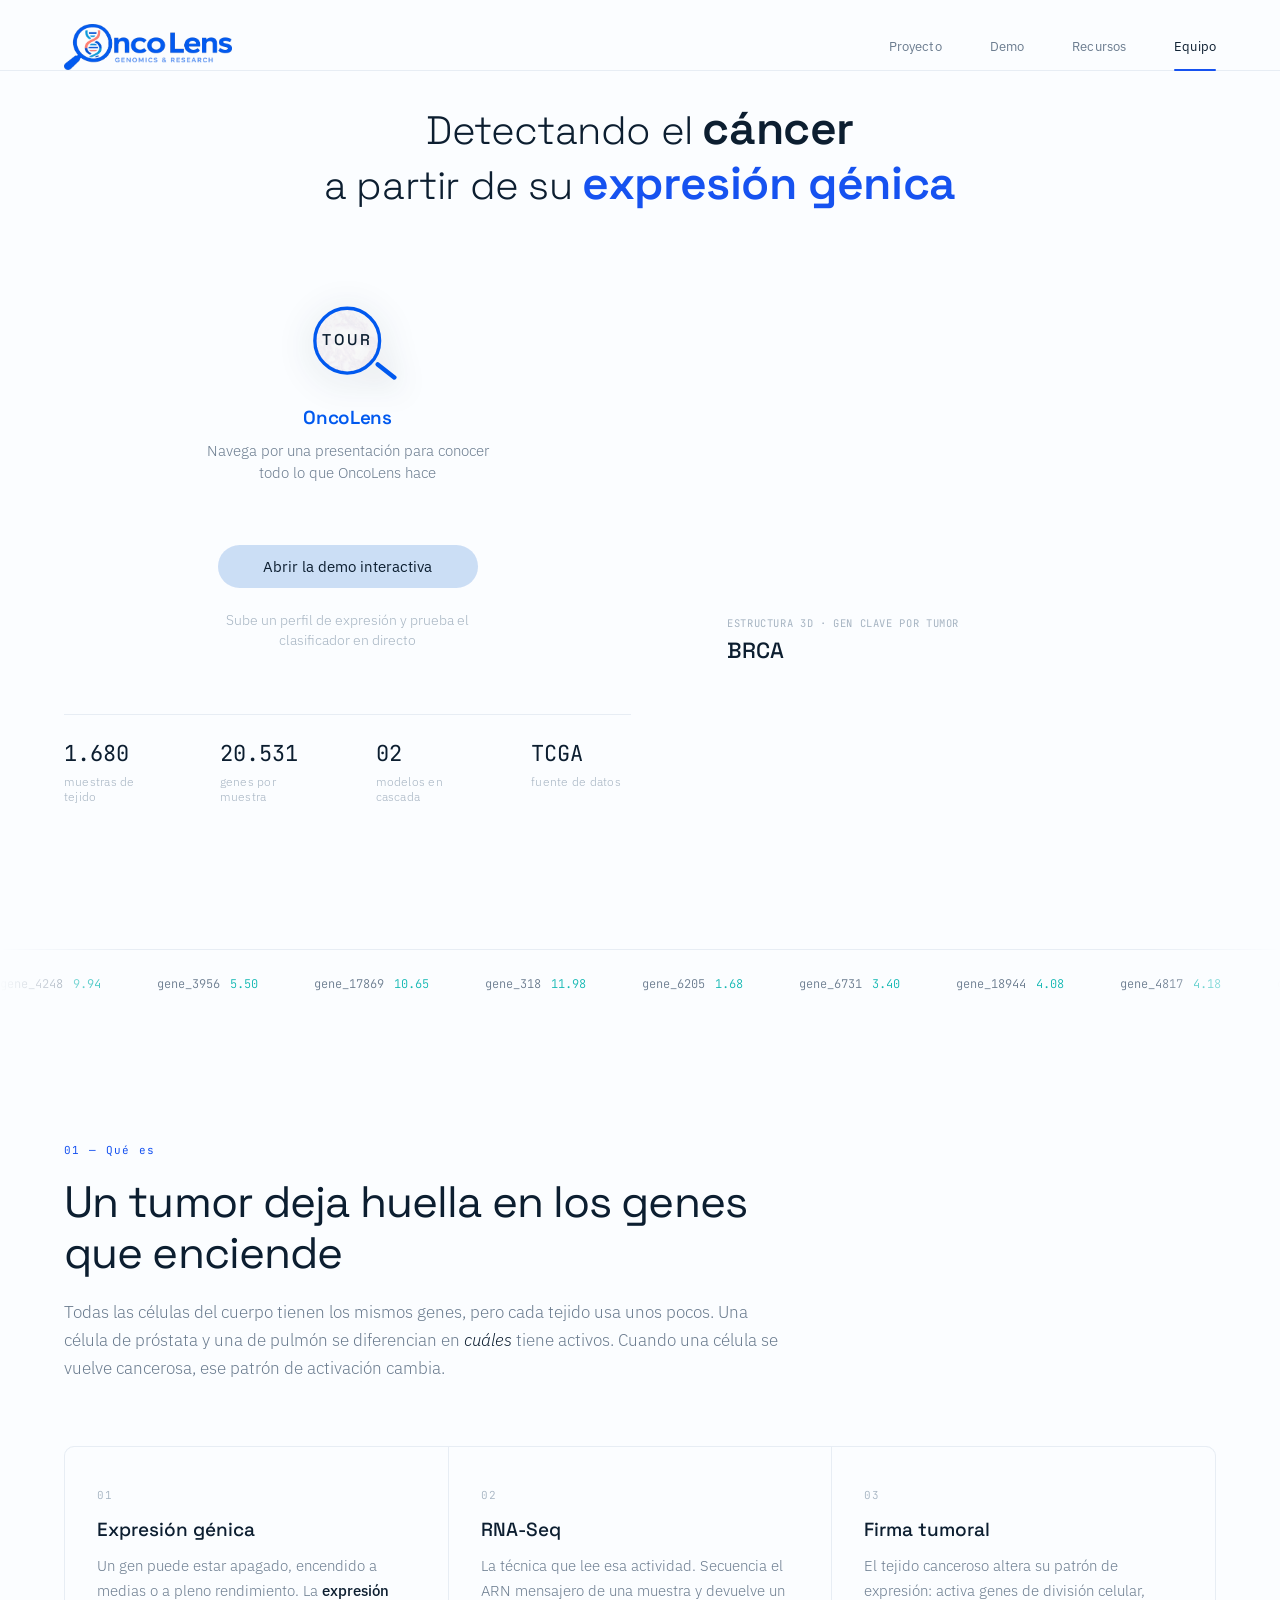
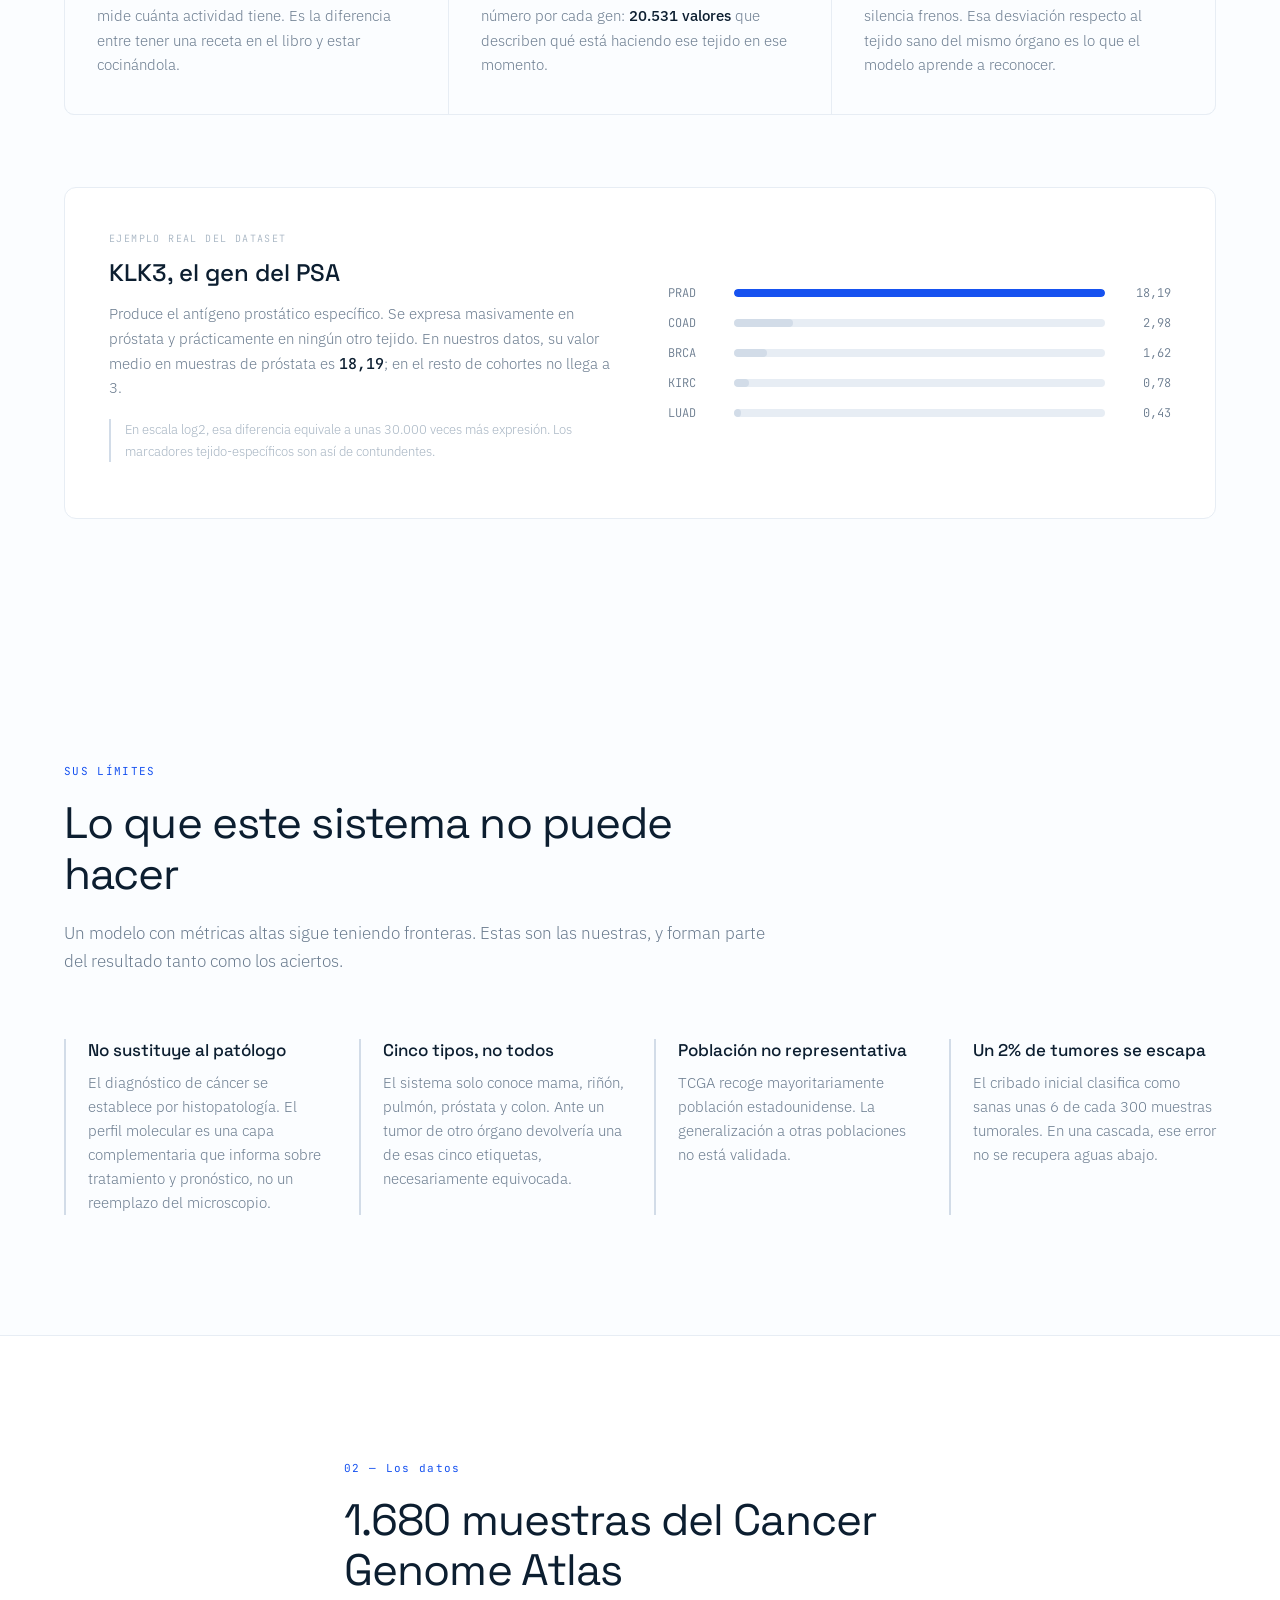
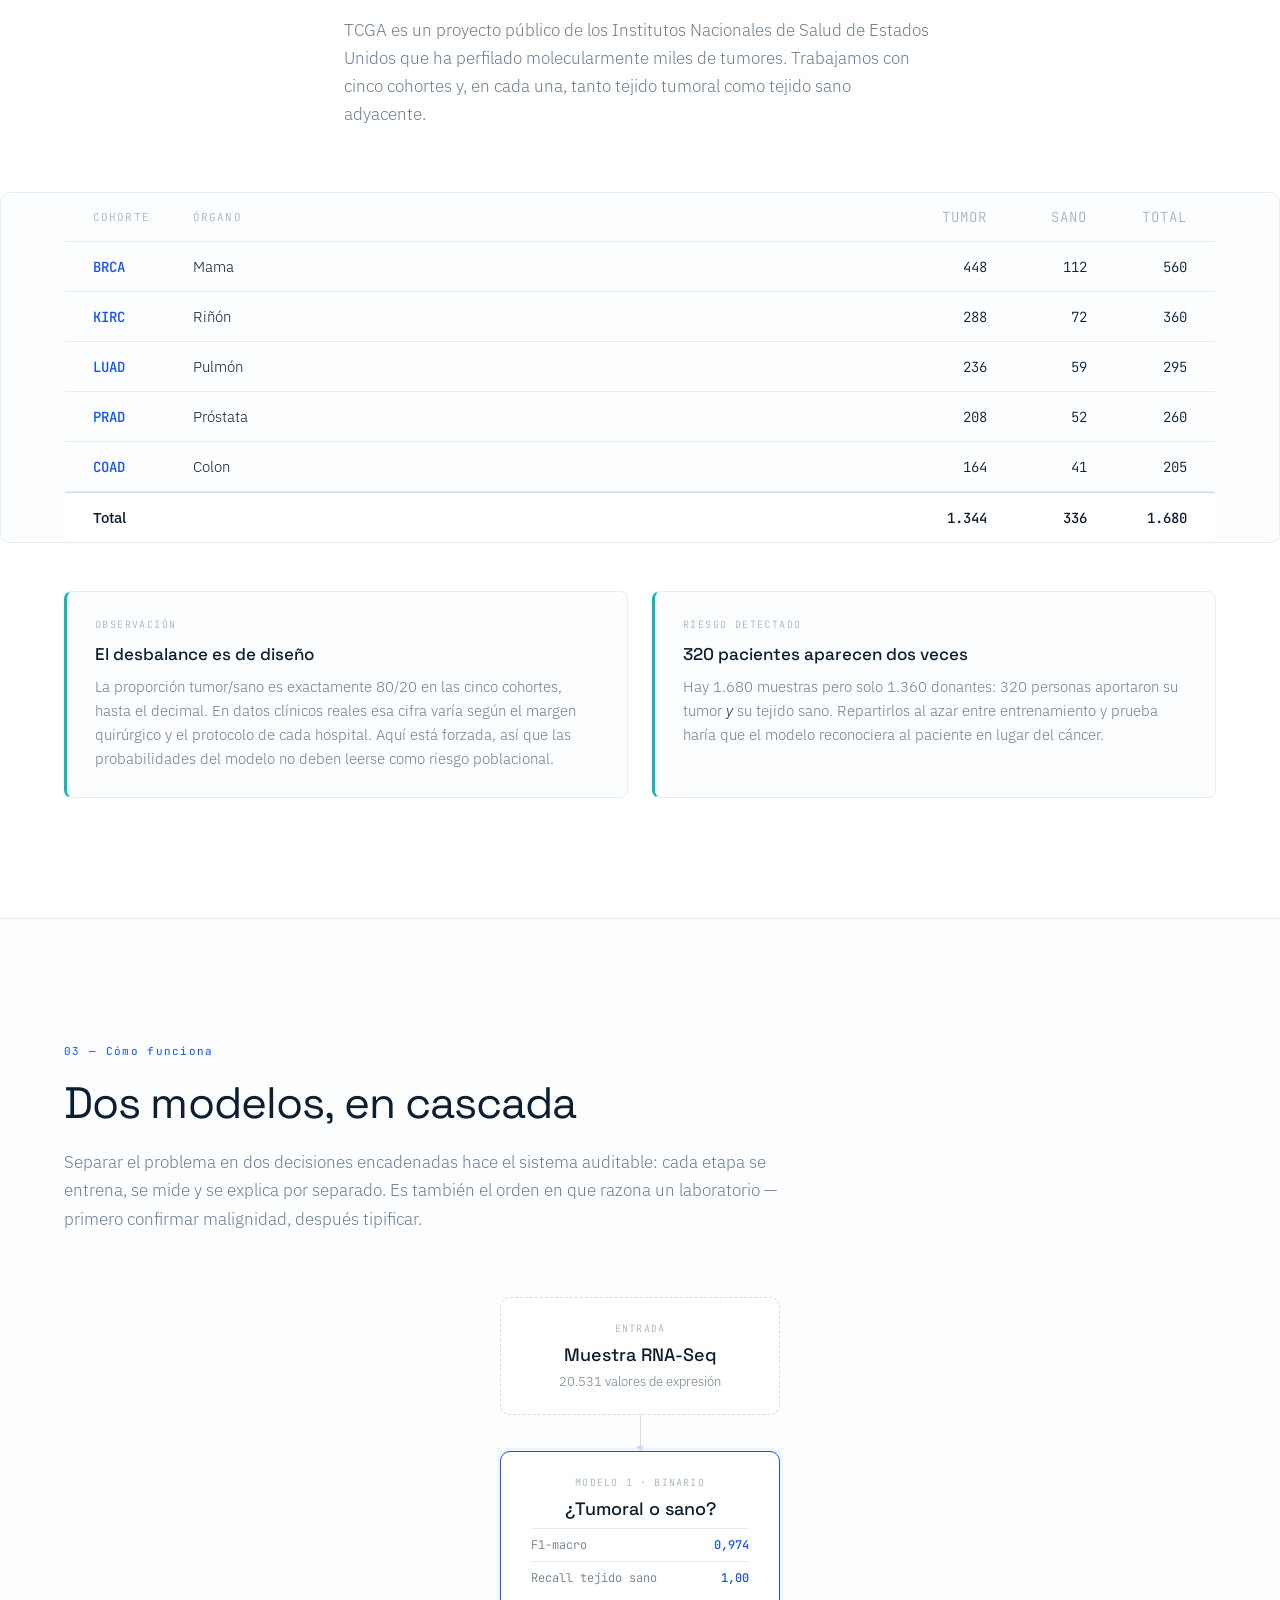
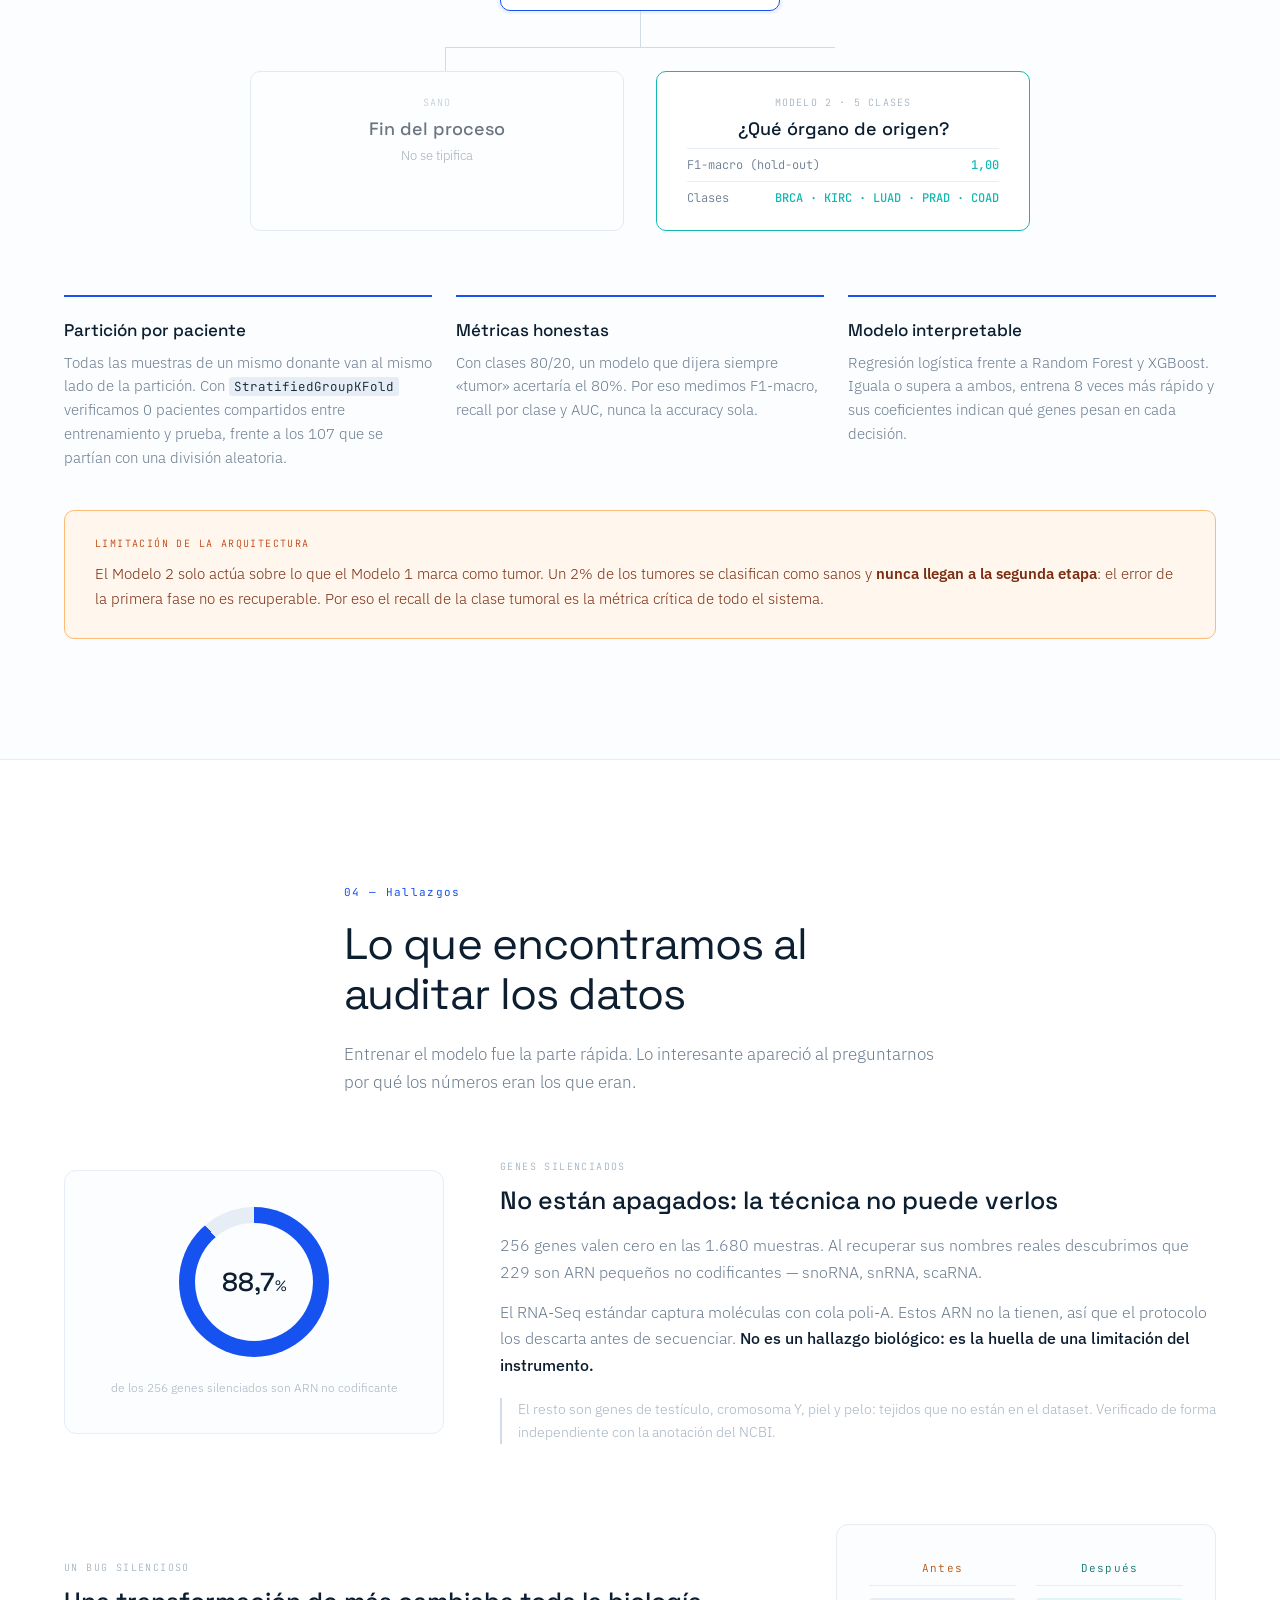
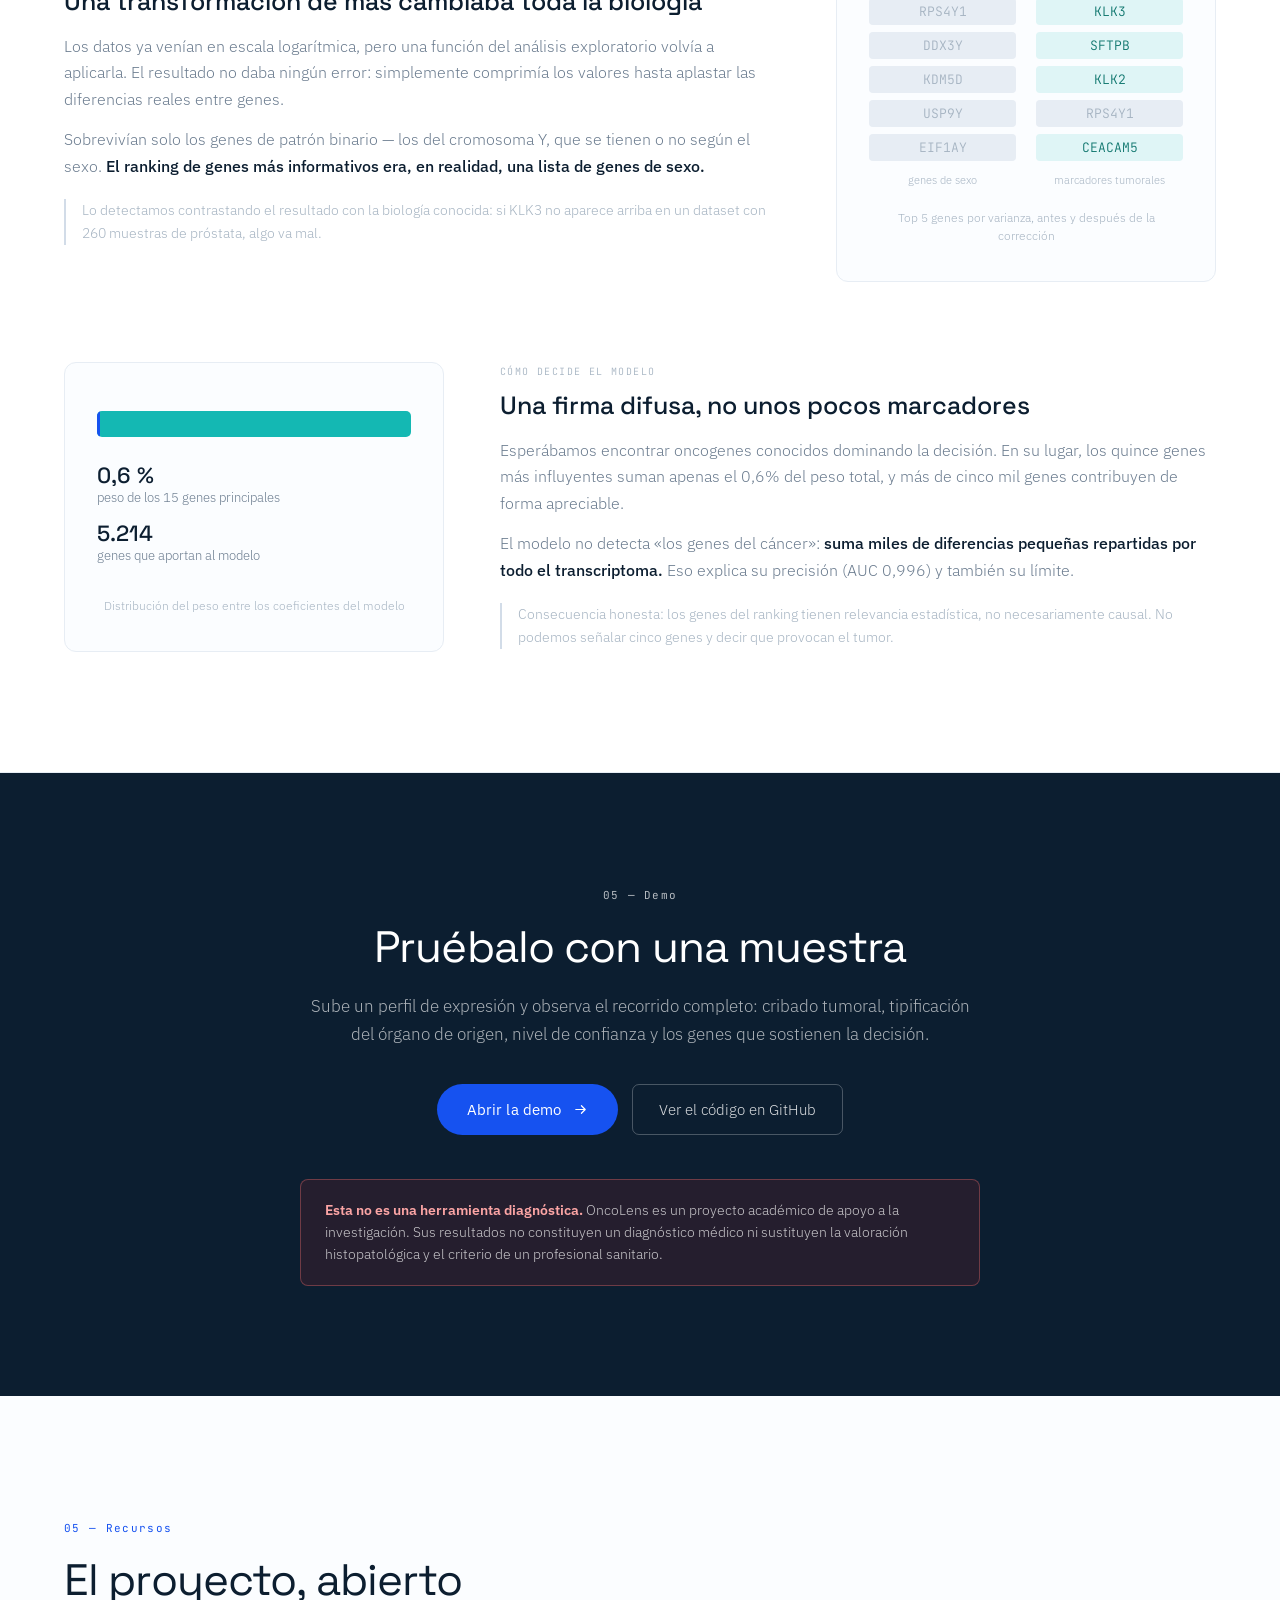
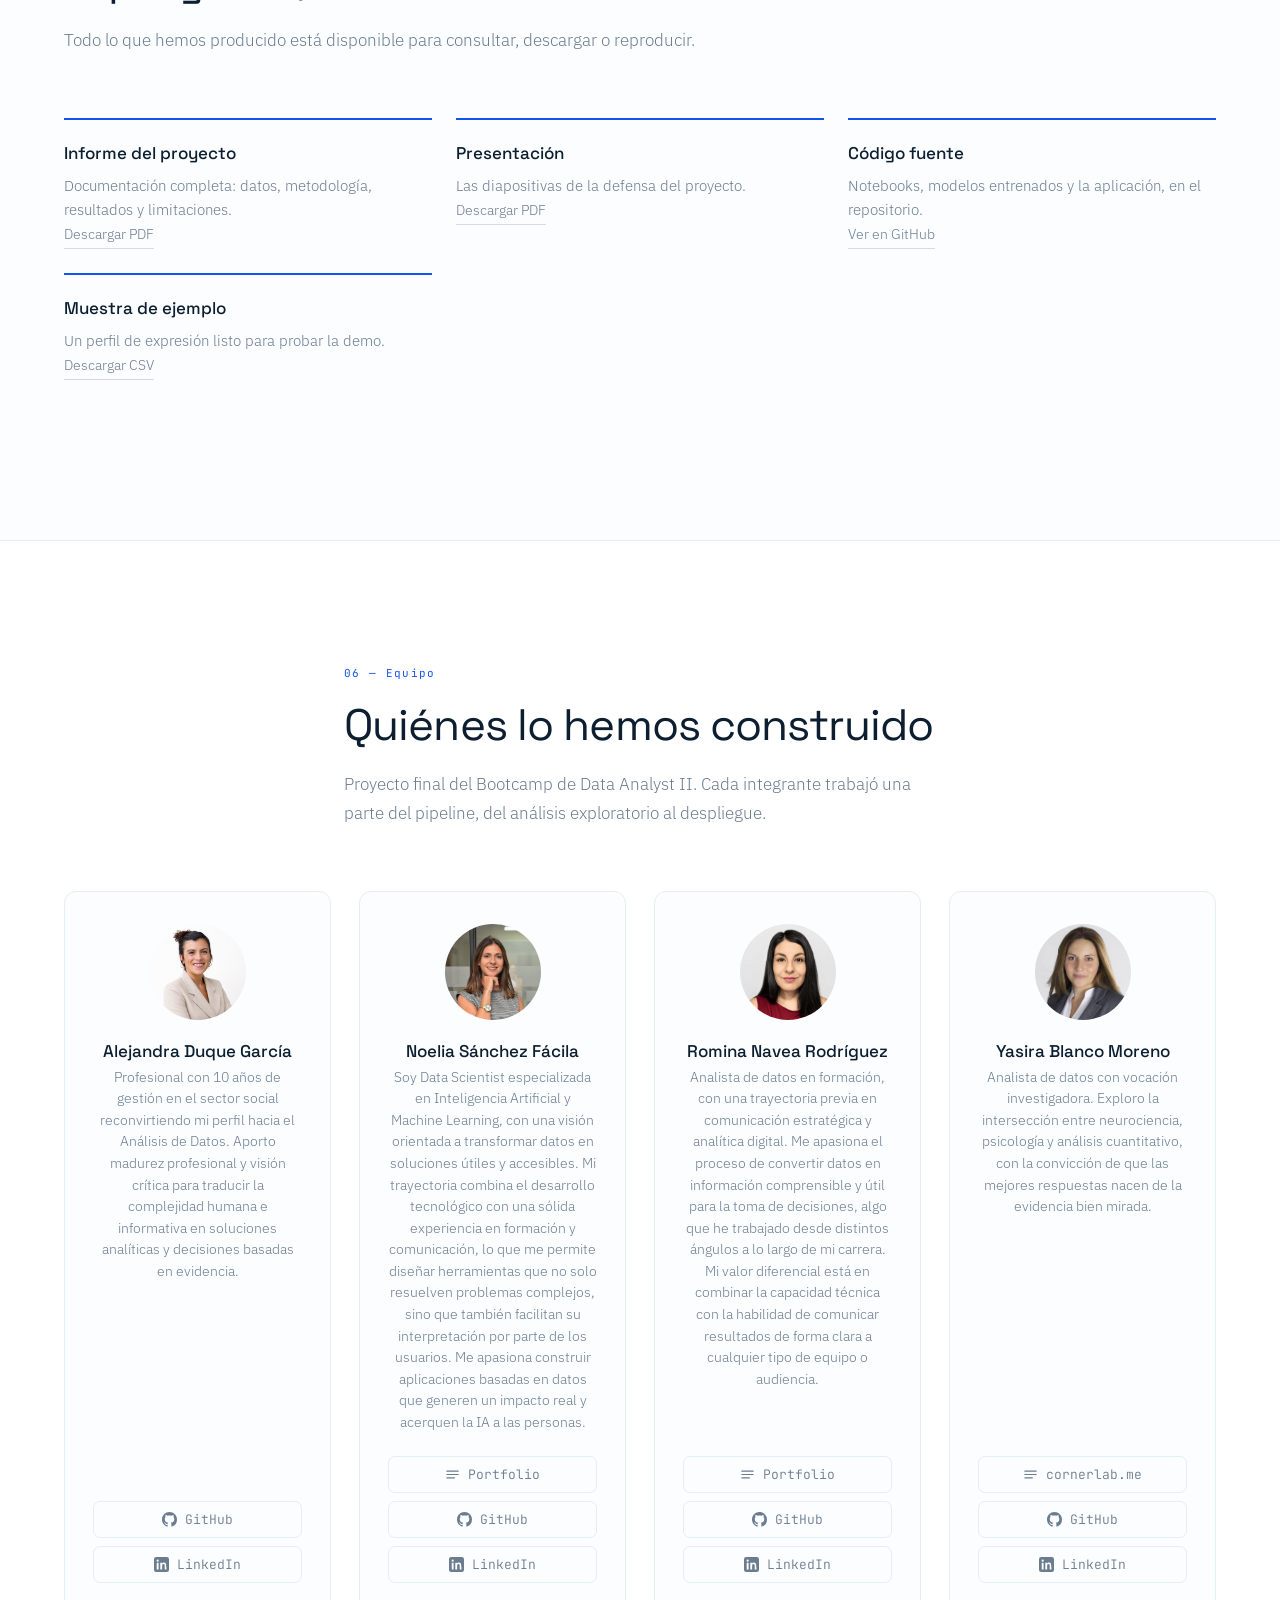
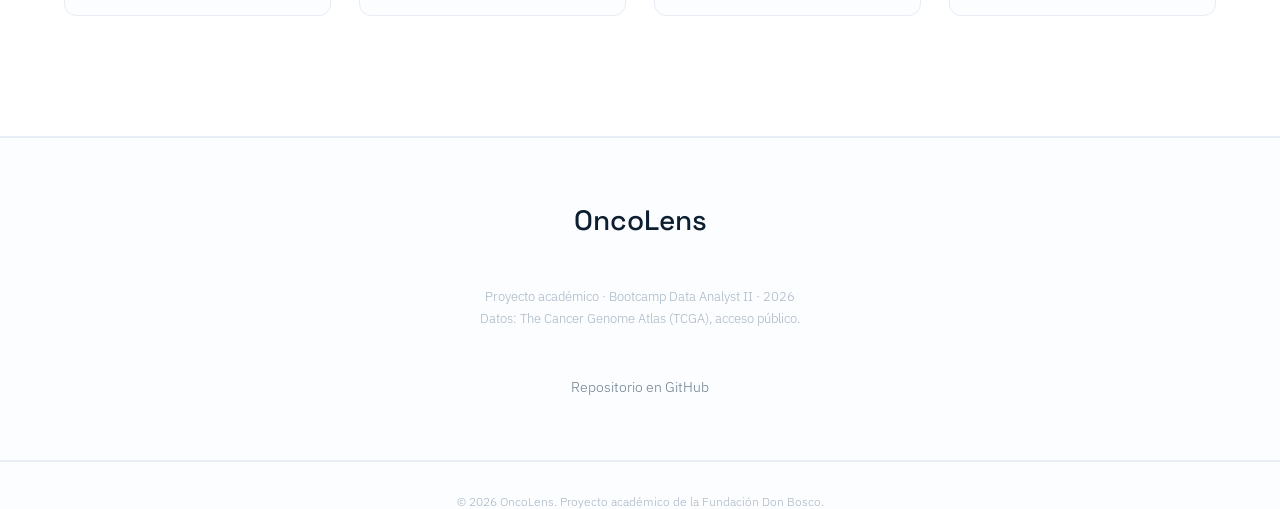
<file: docs/index.html>
<!DOCTYPE html>
<html lang="es">
<head>
  <meta charset="UTF-8">
  <meta name="viewport" content="width=device-width, initial-scale=1.0">
  <title>OncoLens — Clasificación de tumores por expresión génica</title>
  <meta name="description" content="Un pipeline de machine learning que detecta tejido tumoral e identifica el tipo de cáncer a partir de su firma de expresión génica. Proyecto del Bootcamp de Data Analyst II.">
  <meta property="og:type" content="website">
  <meta property="og:title" content="OncoLens — Clasificación de tumores por expresión génica">
  <meta property="og:description" content="Un pipeline de machine learning que identifica el tejido de origen de un tumor a partir de su perfil de expresión génica.">
  <meta property="og:url" content="https://bootcamp-da-p2.github.io/OncoLens/">
  <meta property="og:image" content="https://bootcamp-da-p2.github.io/OncoLens/assets/img/og-image.png">
  <meta property="og:image:width" content="1200">
  <meta property="og:image:height" content="630">
  <link rel="preconnect" href="https://fonts.googleapis.com">
  <link rel="preconnect" href="https://fonts.gstatic.com" crossorigin>
  <link href="https://fonts.googleapis.com/css2?family=Space+Grotesk:wght@300;400;500;600&family=IBM+Plex+Sans:wght@300;400;500&family=JetBrains+Mono:wght@300;400;500&display=swap" rel="stylesheet">

  <link rel="stylesheet" href="assets/css/style.css">
  <link rel="stylesheet" href="assets/css/tabs.css">
</head>
<body>

<div class="nav-wrap">
  <nav>
    <a href="index.html" class="logo">
      <img src="assets/img/logo/logo-oncolens.png"
          alt="OncoLens" class="logo-img" width="205" height="56">
    </a>
    <div class="nav-links" id="tabsBar">
      <a href="#proyecto" class="tab-btn">Proyecto</a>
      <a href="#demo" class="tab-btn">Demo</a>
      <a href="#recursos" class="tab-btn">Recursos</a>
      <a href="#equipo" class="tab-btn">Equipo</a>
    </div>
    <button class="nav-toggle" id="navToggle" aria-label="Abrir menú" aria-expanded="false" aria-controls="tabsBar">
      <span class="nav-toggle-bar"></span>
      <span class="nav-toggle-bar"></span>
      <span class="nav-toggle-bar"></span>
    </button>
  </nav>
</div>

<section class="hero">
    <div class="hero-top">
      <h1 class="hero-title">
        Detectando el <strong>cáncer</strong><br>
        a partir de su <strong>expresión génica</strong>
      </h1>

      <div class="hero-text">
        <!-- ===== BOTÓN TOUR ===== -->
        <div class="tour-cta">
          <a href="tour/01-intro-oncolens/index-01intro.html" class="tour-link">

            <div class="magnifier">
              <svg class="magnifier-svg" viewBox="0 0 400 400" xmlns="http://www.w3.org/2000/svg">
                <line x1="239.2" y1="241.6" x2="294.4" y2="284.7" stroke-width="15" stroke-linecap="round"/>
                <circle cx="137.4" cy="162.1" r="108.0" stroke-width="11"/>
              </svg>

              <div class="lens">
                <div class="lens-media">
                  <img src="assets/img/lens/adenocarcinoma-mucinoso-pulmon.jpg" alt="">
                </div>
                <div class="lens-text">TOUR</div>
              </div>
              <!-- Foto: Wikimedia Commons con licencia CC BY-SA -->
            </div>

            <div class="axis-row row-bottom">
              <div class="oncolens-text">OncoLens</div>
            </div>

            <p class="tour-desc">Navega por una presentación para conocer todo lo que OncoLens hace</p>

          </a>

          <div class="demo-cta">
            <a href="https://onco-seq-explorer-app.onrender.com" target="_blank" rel="noopener" class="btn-demo">
              Abrir la demo interactiva
            </a>
            <p class="tour-desc">Sube un perfil de expresión y prueba el clasificador en directo</p>
          </div>
        </div>
      </div>

      <div class="hero-visual" id="heroVisual">
        <div class="mol-stage" id="molStage"></div>
        <div class="visual-legend" id="visualLegend"></div>
        <div class="visual-label">
          <span class="visual-eyebrow">ESTRUCTURA 3D · GEN CLAVE POR TUMOR</span>
          <span class="visual-active" id="visualActive">BRCA</span>
        </div>
      </div>

    <div class="stat-strip">
      <div class="stat">
        <div class="stat-num">1.680</div>
        <div class="stat-label">muestras de tejido</div>
      </div>
      <div class="stat">
        <div class="stat-num">20.531</div>
        <div class="stat-label">genes por muestra</div>
      </div>
      <div class="stat">
        <div class="stat-num">02</div>
        <div class="stat-label">modelos en cascada</div>
      </div>
      <div class="stat">
        <div class="stat-num">TCGA</div>
        <div class="stat-label">fuente de datos</div>
      </div>
    </div>
  </section>

<div class="ticker-wrap">
    <div class="ticker-track" id="tickerTrack"></div>
</div>

<!-- ===== PESTAÑA · QUE-ES ===== -->
<div class="tab-panel" id="proyecto">
<section class="sec">
  <div class="sec-head">
    <span class="sec-tag">01 — Qué es</span>
    <h2>Un tumor deja huella en los genes que enciende</h2>
    <p class="sec-lead">
      Todas las células del cuerpo tienen los mismos genes, pero cada tejido usa unos pocos.
      Una célula de próstata y una de pulmón se diferencian en <em>cuáles</em> tiene activos.
      Cuando una célula se vuelve cancerosa, ese patrón de activación cambia.
    </p>
  </div>

  <div class="concept-grid">
    <article class="concept">
      <span class="concept-num">01</span>
      <h3>Expresión génica</h3>
      <p>
        Un gen puede estar apagado, encendido a medias o a pleno rendimiento. La
        <strong>expresión</strong> mide cuánta actividad tiene. Es la diferencia entre tener
        una receta en el libro y estar cocinándola.
      </p>
    </article>

    <article class="concept">
      <span class="concept-num">02</span>
      <h3>RNA-Seq</h3>
      <p>
        La técnica que lee esa actividad. Secuencia el ARN mensajero de una muestra y devuelve
        un número por cada gen: <strong>20.531 valores</strong> que describen qué está haciendo
        ese tejido en ese momento.
      </p>
    </article>

    <article class="concept">
      <span class="concept-num">03</span>
      <h3>Firma tumoral</h3>
      <p>
        El tejido canceroso altera su patrón de expresión: activa genes de división celular,
        silencia frenos. Esa desviación respecto al tejido sano del mismo órgano es lo que
        el modelo aprende a reconocer.
      </p>
    </article>
  </div>

  <div class="gene-example">
    <div class="gene-example-text">
      <span class="micro-tag">EJEMPLO REAL DEL DATASET</span>
      <h3>KLK3, el gen del PSA</h3>
      <p>
        Produce el antígeno prostático específico. Se expresa masivamente en próstata y
        prácticamente en ningún otro tejido. En nuestros datos, su valor medio en muestras
        de próstata es <strong>18,19</strong>; en el resto de cohortes no llega a 3.
      </p>
      <p class="gene-note">
        En escala log2, esa diferencia equivale a unas 30.000 veces más expresión. Los
        marcadores tejido-específicos son así de contundentes.
      </p>
    </div>

    <div class="gene-bars">
      <div class="gbar"><span class="gbar-label">PRAD</span><div class="gbar-track"><div class="gbar-fill hi" style="width:100%"></div></div><span class="gbar-val">18,19</span></div>
      <div class="gbar"><span class="gbar-label">COAD</span><div class="gbar-track"><div class="gbar-fill" style="width:16%"></div></div><span class="gbar-val">2,98</span></div>
      <div class="gbar"><span class="gbar-label">BRCA</span><div class="gbar-track"><div class="gbar-fill" style="width:9%"></div></div><span class="gbar-val">1,62</span></div>
      <div class="gbar"><span class="gbar-label">KIRC</span><div class="gbar-track"><div class="gbar-fill" style="width:4%"></div></div><span class="gbar-val">0,78</span></div>
      <div class="gbar"><span class="gbar-label">LUAD</span><div class="gbar-track"><div class="gbar-fill" style="width:2%"></div></div><span class="gbar-val">0,43</span></div>
    </div>
  </div>
</section>
<section class="sec">
  <div class="sec-head">
    <span class="sec-tag">SUS LÍMITES</span>
    <h2>Lo que este sistema no puede hacer</h2>
    <p class="sec-lead">
      Un modelo con métricas altas sigue teniendo fronteras. Estas son las nuestras, y forman
      parte del resultado tanto como los aciertos.
    </p>
  </div>

  <div class="limits">
    <article class="limit">
      <h4>No sustituye al patólogo</h4>
      <p>
        El diagnóstico de cáncer se establece por histopatología. El perfil molecular es una
        capa complementaria que informa sobre tratamiento y pronóstico, no un reemplazo del
        microscopio.
      </p>
    </article>

    <article class="limit">
      <h4>Cinco tipos, no todos</h4>
      <p>
        El sistema solo conoce mama, riñón, pulmón, próstata y colon. Ante un tumor de otro
        órgano devolvería una de esas cinco etiquetas, necesariamente equivocada.
      </p>
    </article>

    <article class="limit">
      <h4>Población no representativa</h4>
      <p>
        TCGA recoge mayoritariamente población estadounidense. La generalización a otras
        poblaciones no está validada.
      </p>
    </article>

    <article class="limit">
      <h4>Un 2% de tumores se escapa</h4>
      <p>
        El cribado inicial clasifica como sanas unas 6 de cada 300 muestras tumorales. En una
        cascada, ese error no se recupera aguas abajo.
      </p>
    </article>
  </div>
</section>

<section class="sec sec-alt">
  <div class="sec-head">
    <span class="sec-tag">02 — Los datos</span>
    <h2>1.680 muestras del Cancer Genome Atlas</h2>
    <p class="sec-lead">
      TCGA es un proyecto público de los Institutos Nacionales de Salud de Estados Unidos que
      ha perfilado molecularmente miles de tumores. Trabajamos con cinco cohortes y, en cada
      una, tanto tejido tumoral como tejido sano adyacente.
    </p>
  </div>

  <div class="cohort-table">
    <div class="cohort-row cohort-head">
      <span>Cohorte</span><span>Órgano</span><span class="num">Tumor</span><span class="num">Sano</span><span class="num">Total</span>
    </div>
    <div class="cohort-row"><span class="c-code">BRCA</span><span>Mama</span><span class="num">448</span><span class="num">112</span><span class="num">560</span></div>
    <div class="cohort-row"><span class="c-code">KIRC</span><span>Riñón</span><span class="num">288</span><span class="num">72</span><span class="num">360</span></div>
    <div class="cohort-row"><span class="c-code">LUAD</span><span>Pulmón</span><span class="num">236</span><span class="num">59</span><span class="num">295</span></div>
    <div class="cohort-row"><span class="c-code">PRAD</span><span>Próstata</span><span class="num">208</span><span class="num">52</span><span class="num">260</span></div>
    <div class="cohort-row"><span class="c-code">COAD</span><span>Colon</span><span class="num">164</span><span class="num">41</span><span class="num">205</span></div>
    <div class="cohort-row cohort-total"><span>Total</span><span></span><span class="num">1.344</span><span class="num">336</span><span class="num">1.680</span></div>
  </div>

  <div class="data-notes">
    <article class="note">
      <span class="micro-tag">OBSERVACIÓN</span>
      <h4>El desbalance es de diseño</h4>
      <p>
        La proporción tumor/sano es exactamente 80/20 en las cinco cohortes, hasta el decimal.
        En datos clínicos reales esa cifra varía según el margen quirúrgico y el protocolo de
        cada hospital. Aquí está forzada, así que las probabilidades del modelo no deben
        leerse como riesgo poblacional.
      </p>
    </article>

    <article class="note">
      <span class="micro-tag">RIESGO DETECTADO</span>
      <h4>320 pacientes aparecen dos veces</h4>
      <p>
        Hay 1.680 muestras pero solo 1.360 donantes: 320 personas aportaron su tumor
        <em>y</em> su tejido sano. Repartirlos al azar entre entrenamiento y prueba haría que
        el modelo reconociera al paciente en lugar del cáncer.
      </p>
    </article>
  </div>
</section>


<section class="sec">
  <div class="sec-head">
    <span class="sec-tag">03 — Cómo funciona</span>
    <h2>Dos modelos, en cascada</h2>
    <p class="sec-lead">
      Separar el problema en dos decisiones encadenadas hace el sistema auditable: cada etapa
      se entrena, se mide y se explica por separado. Es también el orden en que razona un
      laboratorio — primero confirmar malignidad, después tipificar.
    </p>
  </div>

  <div class="cascade">
    <div class="casc-node casc-input">
      <span class="casc-eyebrow">ENTRADA</span>
      <strong>Muestra RNA-Seq</strong>
      <span class="casc-sub">20.531 valores de expresión</span>
    </div>

    <div class="casc-arrow" aria-hidden="true"></div>

    <div class="casc-node casc-m1">
      <span class="casc-eyebrow">MODELO 1 · BINARIO</span>
      <strong>¿Tumoral o sano?</strong>
      <div class="casc-metric"><span>F1-macro</span><b>0,974</b></div>
      <div class="casc-metric"><span>Recall tejido sano</span><b>1,00</b></div>
    </div>

    <div class="casc-split" aria-hidden="true"></div>

    <div class="casc-branches">
      <div class="casc-node casc-end">
        <span class="casc-eyebrow">SANO</span>
        <strong>Fin del proceso</strong>
        <span class="casc-sub">No se tipifica</span>
      </div>

      <div class="casc-node casc-m2">
        <span class="casc-eyebrow">MODELO 2 · 5 CLASES</span>
        <strong>¿Qué órgano de origen?</strong>
        <div class="casc-metric"><span>F1-macro (hold-out)</span><b>1,00</b></div>
        <div class="casc-metric"><span>Clases</span><b>BRCA · KIRC · LUAD · PRAD · COAD</b></div>
      </div>
    </div>
  </div>

  <div class="method-grid">
    <article class="mcard">
      <h4>Partición por paciente</h4>
      <p>
        Todas las muestras de un mismo donante van al mismo lado de la partición. Con
        <code>StratifiedGroupKFold</code> verificamos 0 pacientes compartidos entre
        entrenamiento y prueba, frente a los 107 que se partían con una división aleatoria.
      </p>
    </article>

    <article class="mcard">
      <h4>Métricas honestas</h4>
      <p>
        Con clases 80/20, un modelo que dijera siempre «tumor» acertaría el 80%. Por eso
        medimos F1-macro, recall por clase y AUC, nunca la accuracy sola.
      </p>
    </article>

    <article class="mcard">
      <h4>Modelo interpretable</h4>
      <p>
        Regresión logística frente a Random Forest y XGBoost. Iguala o supera a ambos, entrena
        8 veces más rápido y sus coeficientes indican qué genes pesan en cada decisión.
      </p>
    </article>
  </div>

  <div class="callout">
    <span class="micro-tag">LIMITACIÓN DE LA ARQUITECTURA</span>
    <p>
      El Modelo 2 solo actúa sobre lo que el Modelo 1 marca como tumor. Un 2% de los tumores
      se clasifican como sanos y <strong>nunca llegan a la segunda etapa</strong>: el error de
      la primera fase no es recuperable. Por eso el recall de la clase tumoral es la métrica
      crítica de todo el sistema.
    </p>
  </div>
</section>
<section class="sec sec-alt">
  <div class="sec-head">
    <span class="sec-tag">04 — Hallazgos</span>
    <h2>Lo que encontramos al auditar los datos</h2>
    <p class="sec-lead">
      Entrenar el modelo fue la parte rápida. Lo interesante apareció al preguntarnos por qué
      los números eran los que eran.
    </p>
  </div>

  <div class="findings">

    <article class="finding">
      <div class="finding-figure">
        <div class="donut" style="--pct: 88.7">
          <span class="donut-num">88,7<small>%</small></span>
        </div>
        <span class="finding-cap">de los 256 genes silenciados son ARN no codificante</span>
      </div>
      <div class="finding-body">
        <span class="micro-tag">GENES SILENCIADOS</span>
        <h3>No están apagados: la técnica no puede verlos</h3>
        <p>
          256 genes valen cero en las 1.680 muestras. Al recuperar sus nombres reales
          descubrimos que 229 son ARN pequeños no codificantes — snoRNA, snRNA, scaRNA.
        </p>
        <p>
          El RNA-Seq estándar captura moléculas con cola poli-A. Estos ARN no la tienen, así
          que el protocolo los descarta antes de secuenciar. <strong>No es un hallazgo
          biológico: es la huella de una limitación del instrumento.</strong>
        </p>
        <p class="finding-note">
          El resto son genes de testículo, cromosoma Y, piel y pelo: tejidos que no están en
          el dataset. Verificado de forma independiente con la anotación del NCBI.
        </p>
      </div>
    </article>

    <article class="finding finding-reverse">
      <div class="finding-figure">
        <div class="ba">
          <div class="ba-col">
            <span class="ba-head bad">Antes</span>
            <ul class="ba-list">
              <li class="g-noise">RPS4Y1</li>
              <li class="g-noise">DDX3Y</li>
              <li class="g-noise">KDM5D</li>
              <li class="g-noise">USP9Y</li>
              <li class="g-noise">EIF1AY</li>
            </ul>
            <span class="ba-foot">genes de sexo</span>
          </div>
          <div class="ba-col">
            <span class="ba-head good">Después</span>
            <ul class="ba-list">
              <li class="g-signal">KLK3</li>
              <li class="g-signal">SFTPB</li>
              <li class="g-signal">KLK2</li>
              <li class="g-noise">RPS4Y1</li>
              <li class="g-signal">CEACAM5</li>
            </ul>
            <span class="ba-foot">marcadores tumorales</span>
          </div>
        </div>
        <span class="finding-cap">Top 5 genes por varianza, antes y después de la corrección</span>
      </div>
      <div class="finding-body">
        <span class="micro-tag">UN BUG SILENCIOSO</span>
        <h3>Una transformación de más cambiaba toda la biología</h3>
        <p>
          Los datos ya venían en escala logarítmica, pero una función del análisis exploratorio
          volvía a aplicarla. El resultado no daba ningún error: simplemente comprimía los
          valores hasta aplastar las diferencias reales entre genes.
        </p>
        <p>
          Sobrevivían solo los genes de patrón binario — los del cromosoma Y, que se tienen o
          no según el sexo. <strong>El ranking de genes más informativos era, en realidad, una
          lista de genes de sexo.</strong>
        </p>
        <p class="finding-note">
          Lo detectamos contrastando el resultado con la biología conocida: si KLK3 no aparece
          arriba en un dataset con 260 muestras de próstata, algo va mal.
        </p>
      </div>
    </article>

    <article class="finding">
      <div class="finding-figure">
        <div class="spread">
          <div class="spread-bar">
            <div class="spread-top" style="width:0.6%"></div>
          </div>
          <div class="spread-legend">
            <div><b>0,6 %</b><span>peso de los 15 genes principales</span></div>
            <div><b>5.214</b><span>genes que aportan al modelo</span></div>
          </div>
        </div>
        <span class="finding-cap">Distribución del peso entre los coeficientes del modelo</span>
      </div>
      <div class="finding-body">
        <span class="micro-tag">CÓMO DECIDE EL MODELO</span>
        <h3>Una firma difusa, no unos pocos marcadores</h3>
        <p>
          Esperábamos encontrar oncogenes conocidos dominando la decisión. En su lugar, los
          quince genes más influyentes suman apenas el 0,6% del peso total, y más de cinco mil
          genes contribuyen de forma apreciable.
        </p>
        <p>
          El modelo no detecta «los genes del cáncer»: <strong>suma miles de diferencias
          pequeñas repartidas por todo el transcriptoma.</strong> Eso explica su precisión
          (AUC 0,996) y también su límite.
        </p>
        <p class="finding-note">
          Consecuencia honesta: los genes del ranking tienen relevancia estadística, no
          necesariamente causal. No podemos señalar cinco genes y decir que provocan el tumor.
        </p>
      </div>
    </article>

  </div>
</section>
</div>

<!-- ===== PESTAÑA · DEMO ===== -->
<div class="tab-panel" id="demo">
  <section class="sec sec-demo">
  <div class="demo-inner">
    <span class="sec-tag light">05 — Demo</span>
    <h2>Pruébalo con una muestra</h2>
    <p class="demo-lead">
      Sube un perfil de expresión y observa el recorrido completo: cribado tumoral, tipificación
      del órgano de origen, nivel de confianza y los genes que sostienen la decisión.
    </p>

    <div class="demo-actions">
      <a href="https://onco-seq-explorer-app.onrender.com" target="_blank" rel="noopener" class="btn-primary btn-lg" id="demoLink">
        Abrir la demo
        <svg width="15" height="15" viewBox="0 0 16 16" fill="none"><path d="M3 8H13M13 8L9 4M13 8L9 12" stroke="currentColor" stroke-width="1.3" stroke-linecap="round" stroke-linejoin="round"/></svg>
      </a>
      <a href="https://github.com/bootcamp-da-p2/Onco_Seq_Explorer" target="_blank" rel="noopener" class="btn-ghost" id="repoLink">Ver el código en GitHub</a>
    </div>

    <div class="demo-disclaimer">
      <strong>Esta no es una herramienta diagnóstica.</strong>
      OncoLens es un proyecto académico de apoyo a la investigación. Sus resultados no
      constituyen un diagnóstico médico ni sustituyen la valoración histopatológica y el
      criterio de un profesional sanitario.
    </div>
  </div>
</section>
</div>

<!-- ===== RECURSOS ===== -->
<div class="tab-panel" id="recursos">
<section class="sec">
  <div class="sec-head">
    <span class="sec-tag">05 — Recursos</span>
    <h2>El proyecto, abierto</h2>
    <p class="sec-lead">
      Todo lo que hemos producido está disponible para consultar, descargar o reproducir.
    </p>
  </div>

  <div class="method-grid">

    <article class="mcard">
      <h4>Informe del proyecto</h4>
      <p>Documentación completa: datos, metodología, resultados y limitaciones.</p>
      <p><a href="assets/documents/oncolens-informe.pdf" download class="btn-secondary">Descargar PDF</a></p>
    </article>

    <article class="mcard">
      <h4>Presentación</h4>
      <p>Las diapositivas de la defensa del proyecto.</p>
      <p><a href="assets/documents/oncolens-presentacion.pdf" download class="btn-secondary">Descargar PDF</a></p>
    </article>

    <article class="mcard">
      <h4>Código fuente</h4>
      <p>Notebooks, modelos entrenados y la aplicación, en el repositorio.</p>
      <p><a href="https://github.com/bootcamp-da-p2/Onco_Seq_Explorer" target="_blank" rel="noopener" class="btn-secondary">Ver en GitHub</a></p>
    </article>

    <article class="mcard">
      <h4>Muestra de ejemplo</h4>
      <p>Un perfil de expresión listo para probar la demo.</p>
      <p><a href="assets/documents/muestra-ejemplo.csv" download class="btn-secondary">Descargar CSV</a></p>
    </article>
  </div>
</section>
</div>

<!-- ===== PESTAÑA · EQUIPO ===== -->
<div class="tab-panel" id="equipo">
  <section class="sec sec-alt">
  <div class="sec-head">
    <span class="sec-tag">06 — Equipo</span>
    <h2>Quiénes lo hemos construido</h2>
    <p class="sec-lead">
      Proyecto final del Bootcamp de Data Analyst II. Cada integrante trabajó una parte del
      pipeline, del análisis exploratorio al despliegue.
    </p>
  </div>

  <div class="team">

    <!-- ---- Integrante 1 ---- -->
    <article class="member">
      <div class="member-photo">
          <img src="assets/img/team/alejandragarciaduque.jpeg" alt="Foto de Alejandra Duque García">
        <!--<span class="photo-initials">AD</span>-->
      </div>
      <h4>Alejandra Duque García</h4>
      <!--<span class="member-role">Rol en el proyecto</span>-->
      <p class="member-bio">
        Profesional con 10 años de gestión en el sector social reconvirtiendo mi perfil hacia el Análisis de Datos. Aporto madurez profesional y visión crítica para traducir la complejidad humana e informativa en soluciones analíticas y decisiones basadas en evidencia.
      </p>
      <div class="member-links">
        <!--<a href="#" target="_blank" rel="noopener" aria-label="Portfolio">
          <svg viewBox="0 0 16 16" width="15" height="15" fill="none"><path d="M2 4.5h12M2 8h12M2 11.5h8" stroke="currentColor" stroke-width="1.3" stroke-linecap="round"/></svg>
          Portfolio
        </a>-->
        <a href="#" target="_blank" rel="noopener" aria-label="GitHub">
          <svg viewBox="0 0 16 16" width="15" height="15" fill="currentColor"><path d="M8 0C3.58 0 0 3.58 0 8c0 3.54 2.29 6.53 5.47 7.59.4.07.55-.17.55-.38 0-.19-.01-.82-.01-1.49-2.01.37-2.53-.49-2.69-.94-.09-.23-.48-.94-.82-1.13-.28-.15-.68-.52-.01-.53.63-.01 1.08.58 1.23.82.72 1.21 1.87.87 2.33.66.07-.52.28-.87.51-1.07-1.78-.2-3.64-.89-3.64-3.95 0-.87.31-1.59.82-2.15-.08-.2-.36-1.02.08-2.12 0 0 .67-.21 2.2.82.64-.18 1.32-.27 2-.27.68 0 1.36.09 2 .27 1.53-1.04 2.2-.82 2.2-.82.44 1.1.16 1.92.08 2.12.51.56.82 1.27.82 2.15 0 3.07-1.87 3.75-3.65 3.95.29.25.54.73.54 1.48 0 1.07-.01 1.93-.01 2.2 0 .21.15.46.55.38A8.01 8.01 0 0016 8c0-4.42-3.58-8-8-8z"/></svg>
          GitHub
        </a>
        <a href="#" target="_blank" rel="noopener" aria-label="LinkedIn">
          <svg viewBox="0 0 16 16" width="15" height="15" fill="currentColor"><path d="M13.63 0H2.37A2.37 2.37 0 000 2.37v11.26A2.37 2.37 0 002.37 16h11.26A2.37 2.37 0 0016 13.63V2.37A2.37 2.37 0 0013.63 0zM4.9 13.4H2.9V6h2zM3.9 5.1a1.16 1.16 0 110-2.32 1.16 1.16 0 010 2.32zM13.4 13.4h-2V9.6c0-.9-.02-2.07-1.26-2.07-1.26 0-1.45.98-1.45 2v3.87h-2V6h1.92v.9h.03c.27-.5.92-1.04 1.9-1.04 2.03 0 2.4 1.34 2.4 3.07z"/></svg>
          LinkedIn
        </a>
      </div>
    </article>

    <!-- ---- Integrante 2 ---- -->
    <article class="member">
      <div class="member-photo">
        <img src="assets/img/team/noeliasanchezfacila.jpeg" alt="Foto de Noelia Sánchez Fácila">
        <!--<span class="photo-initials">NS</span>-->
      </div>
      <h4>Noelia Sánchez Fácila</h4>
      <!--<span class="member-role">Rol en el proyecto</span>-->
      <p class="member-bio">
        Soy Data Scientist especializada en Inteligencia Artificial y Machine Learning, con una visión orientada a transformar datos en soluciones útiles y accesibles. Mi trayectoria combina el desarrollo tecnológico con una sólida experiencia en formación y comunicación, lo que me permite diseñar herramientas que no solo resuelven problemas complejos, sino que también facilitan su interpretación por parte de los usuarios. Me apasiona construir aplicaciones basadas en datos que generen un impacto real y acerquen la IA a las personas.
      </p>
      <div class="member-links">
        <a href="https://nsfacila.github.io/portfolio/" target="_blank" rel="noopener">
          <svg viewBox="0 0 16 16" width="15" height="15" fill="none"><path d="M2 4.5h12M2 8h12M2 11.5h8" stroke="currentColor" stroke-width="1.3" stroke-linecap="round"/></svg>
          Portfolio
        </a>
        <a href="https://github.com/nsfacila" target="_blank" rel="noopener">
          <svg viewBox="0 0 16 16" width="15" height="15" fill="currentColor"><path d="M8 0C3.58 0 0 3.58 0 8c0 3.54 2.29 6.53 5.47 7.59.4.07.55-.17.55-.38 0-.19-.01-.82-.01-1.49-2.01.37-2.53-.49-2.69-.94-.09-.23-.48-.94-.82-1.13-.28-.15-.68-.52-.01-.53.63-.01 1.08.58 1.23.82.72 1.21 1.87.87 2.33.66.07-.52.28-.87.51-1.07-1.78-.2-3.64-.89-3.64-3.95 0-.87.31-1.59.82-2.15-.08-.2-.36-1.02.08-2.12 0 0 .67-.21 2.2.82.64-.18 1.32-.27 2-.27.68 0 1.36.09 2 .27 1.53-1.04 2.2-.82 2.2-.82.44 1.1.16 1.92.08 2.12.51.56.82 1.27.82 2.15 0 3.07-1.87 3.75-3.65 3.95.29.25.54.73.54 1.48 0 1.07-.01 1.93-.01 2.2 0 .21.15.46.55.38A8.01 8.01 0 0016 8c0-4.42-3.58-8-8-8z"/></svg>
          GitHub
        </a>
        <a href="https://www.linkedin.com/in/noelia-sánchez-fácila" target="_blank" rel="noopener">
          <svg viewBox="0 0 16 16" width="15" height="15" fill="currentColor"><path d="M13.63 0H2.37A2.37 2.37 0 000 2.37v11.26A2.37 2.37 0 002.37 16h11.26A2.37 2.37 0 0016 13.63V2.37A2.37 2.37 0 0013.63 0zM4.9 13.4H2.9V6h2zM3.9 5.1a1.16 1.16 0 110-2.32 1.16 1.16 0 010 2.32zM13.4 13.4h-2V9.6c0-.9-.02-2.07-1.26-2.07-1.26 0-1.45.98-1.45 2v3.87h-2V6h1.92v.9h.03c.27-.5.92-1.04 1.9-1.04 2.03 0 2.4 1.34 2.4 3.07z"/></svg>
          LinkedIn
        </a>
      </div>
    </article>

    <!-- ---- Integrante 3 ---- -->
    <article class="member">
      <div class="member-photo">
        <img src="assets/img/team/rominanavearodriguez.png" alt="Foto de Romina Navea Rodríguez">
        <!--<span class="photo-initials">RN</span>-->
      </div>
      <h4>Romina Navea Rodríguez</h4>
      <!--<span class="member-role">Rol en el proyecto</span>-->
      <p class="member-bio">
        Analista de datos en formación, con una trayectoria previa en comunicación estratégica y analítica digital. Me apasiona el proceso de convertir datos en información comprensible y útil para la toma de decisiones, algo que he trabajado desde distintos ángulos a lo largo de mi carrera. Mi valor diferencial está en combinar la capacidad técnica con la habilidad de comunicar resultados de forma clara a cualquier tipo de equipo o audiencia.
      </p>
      <div class="member-links">
        <a href="https://rnavea-r.github.io/portafolio-romina-navea-rodriguez/" target="_blank" rel="noopener">
          <svg viewBox="0 0 16 16" width="15" height="15" fill="none"><path d="M2 4.5h12M2 8h12M2 11.5h8" stroke="currentColor" stroke-width="1.3" stroke-linecap="round"/></svg>
          Portfolio
        </a>
        <a href="https://github.com/rnavea-r" target="_blank" rel="noopener">
          <svg viewBox="0 0 16 16" width="15" height="15" fill="currentColor"><path d="M8 0C3.58 0 0 3.58 0 8c0 3.54 2.29 6.53 5.47 7.59.4.07.55-.17.55-.38 0-.19-.01-.82-.01-1.49-2.01.37-2.53-.49-2.69-.94-.09-.23-.48-.94-.82-1.13-.28-.15-.68-.52-.01-.53.63-.01 1.08.58 1.23.82.72 1.21 1.87.87 2.33.66.07-.52.28-.87.51-1.07-1.78-.2-3.64-.89-3.64-3.95 0-.87.31-1.59.82-2.15-.08-.2-.36-1.02.08-2.12 0 0 .67-.21 2.2.82.64-.18 1.32-.27 2-.27.68 0 1.36.09 2 .27 1.53-1.04 2.2-.82 2.2-.82.44 1.1.16 1.92.08 2.12.51.56.82 1.27.82 2.15 0 3.07-1.87 3.75-3.65 3.95.29.25.54.73.54 1.48 0 1.07-.01 1.93-.01 2.2 0 .21.15.46.55.38A8.01 8.01 0 0016 8c0-4.42-3.58-8-8-8z"/></svg>
          GitHub
        </a>
        <a href="https://www.linkedin.com/in/romina-navearodriguez" target="_blank" rel="noopener">
          <svg viewBox="0 0 16 16" width="15" height="15" fill="currentColor"><path d="M13.63 0H2.37A2.37 2.37 0 000 2.37v11.26A2.37 2.37 0 002.37 16h11.26A2.37 2.37 0 0016 13.63V2.37A2.37 2.37 0 0013.63 0zM4.9 13.4H2.9V6h2zM3.9 5.1a1.16 1.16 0 110-2.32 1.16 1.16 0 010 2.32zM13.4 13.4h-2V9.6c0-.9-.02-2.07-1.26-2.07-1.26 0-1.45.98-1.45 2v3.87h-2V6h1.92v.9h.03c.27-.5.92-1.04 1.9-1.04 2.03 0 2.4 1.34 2.4 3.07z"/></svg>
          LinkedIn
        </a>
      </div>
    </article>

    <!-- ---- Integrante 4 ---- -->
    <article class="member">
      <div class="member-photo">
        <!--<span class="photo-initials">YB</span>-->
        <img src="assets/img/team/yasirablancomoreno.jpg" alt="Foto de Yasira Blanco Moreno">
      </div>
      <h4>Yasira Blanco Moreno</h4>
      <!--<span class="member-role">Rol en el proyecto</span>-->
      <p class="member-bio">
        Analista de datos con vocación investigadora. Exploro la intersección entre neurociencia, psicología y análisis cuantitativo, con la convicción de que las mejores respuestas nacen de la evidencia bien mirada.      </p>
      <div class="member-links">
        <a href="https://cornerlab.me" target="_blank" rel="noopener">
          <svg viewBox="0 0 16 16" width="15" height="15" fill="none"><path d="M2 4.5h12M2 8h12M2 11.5h8" stroke="currentColor" stroke-width="1.3" stroke-linecap="round"/></svg>
          cornerlab.me
        </a>
        <a href="https://github.com/Onmyblasi" target="_blank" rel="noopener">
          <svg viewBox="0 0 16 16" width="15" height="15" fill="currentColor"><path d="M8 0C3.58 0 0 3.58 0 8c0 3.54 2.29 6.53 5.47 7.59.4.07.55-.17.55-.38 0-.19-.01-.82-.01-1.49-2.01.37-2.53-.49-2.69-.94-.09-.23-.48-.94-.82-1.13-.28-.15-.68-.52-.01-.53.63-.01 1.08.58 1.23.82.72 1.21 1.87.87 2.33.66.07-.52.28-.87.51-1.07-1.78-.2-3.64-.89-3.64-3.95 0-.87.31-1.59.82-2.15-.08-.2-.36-1.02.08-2.12 0 0 .67-.21 2.2.82.64-.18 1.32-.27 2-.27.68 0 1.36.09 2 .27 1.53-1.04 2.2-.82 2.2-.82.44 1.1.16 1.92.08 2.12.51.56.82 1.27.82 2.15 0 3.07-1.87 3.75-3.65 3.95.29.25.54.73.54 1.48 0 1.07-.01 1.93-.01 2.2 0 .21.15.46.55.38A8.01 8.01 0 0016 8c0-4.42-3.58-8-8-8z"/></svg>
          GitHub
        </a>
        <a href="https://www.linkedin.com/in/yasira-blanco-moreno" target="_blank" rel="noopener">
          <svg viewBox="0 0 16 16" width="15" height="15" fill="currentColor"><path d="M13.63 0H2.37A2.37 2.37 0 000 2.37v11.26A2.37 2.37 0 002.37 16h11.26A2.37 2.37 0 0016 13.63V2.37A2.37 2.37 0 0013.63 0zM4.9 13.4H2.9V6h2zM3.9 5.1a1.16 1.16 0 110-2.32 1.16 1.16 0 010 2.32zM13.4 13.4h-2V9.6c0-.9-.02-2.07-1.26-2.07-1.26 0-1.45.98-1.45 2v3.87h-2V6h1.92v.9h.03c.27-.5.92-1.04 1.9-1.04 2.03 0 2.4 1.34 2.4 3.07z"/></svg>
          LinkedIn
        </a>
      </div>
    </article>

  </div>
</section>
</div>


<footer>
    <div class="foot-section-1">
      <div class="foot-inner-section1">
        <div class="foot-title-center">
          <h3>OncoLens</h3>
        </div>
        <p class="foot-description">
          Proyecto académico · Bootcamp Data Analyst II · 2026<br>
          Datos: The Cancer Genome Atlas (TCGA), acceso público.
        </p>
        <p class="foot-nav-links">
          <a href="https://github.com/bootcamp-da-p2/Onco_Seq_Explorer" target="_blank" rel="noopener">Repositorio en GitHub</a>
        </p>
      </div>
    </div>

      <div class="foot-divider"></div>

      <div class="foot-bottom">
        <p class="foot-copyright">
          © 2026 OncoLens. Proyecto académico de la Fundación Don Bosco.
        </p>
      </div>
    </div>
  </footer>

<script src="https://3Dmol.org/build/3Dmol-min.js"></script>
<script src="assets/js/molecule-viewer.js"></script>
<script src="assets/js/main.js"></script>
<script src="assets/js/tabs.js"></script>
</body>
</html>
</file>
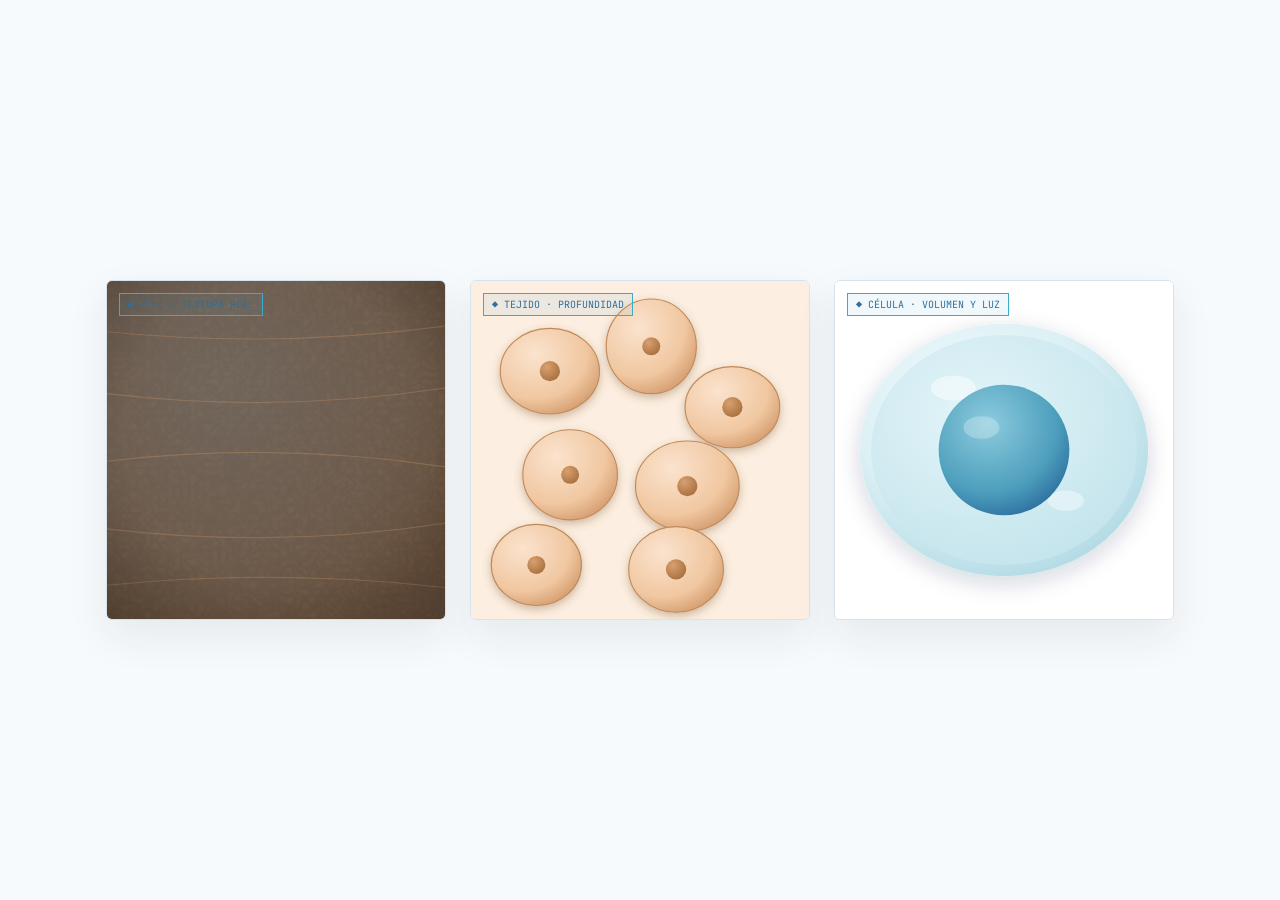
<file: docs/assets/realismo_prueba.html>
<!DOCTYPE html>
<html lang="es">
<head>
<meta charset="UTF-8">
<title>Realismo · Piel a célula</title>
<style>
  @import url('https://fonts.googleapis.com/css2?family=Space+Grotesk:wght@500;700&family=JetBrains+Mono:wght@400;500&display=swap');
  :root{ --ink:#0A2A43; --blue:#2E6F9E; --cyan:#3DA9CB; --muted:#7690A3; --line:#D7E3EC; }
  *{box-sizing:border-box; margin:0; padding:0;}
  body{ background:#F7FAFC; display:flex; align-items:center; justify-content:center; min-height:100vh; font-family:sans-serif; gap:24px; flex-wrap:wrap; padding:24px; }

  .frame{
    width:340px; height:340px;
    background:#fff; border:1px solid var(--line); border-radius:6px;
    position:relative; overflow:hidden;
    box-shadow:0 16px 40px rgba(10,42,67,0.08);
  }
  .tag{
    position:absolute; top:12px; left:12px; z-index:10;
    font-family:'JetBrains Mono', monospace; font-size:10px; color:var(--blue);
    border:1px solid var(--cyan); background:rgba(61,169,203,0.08); padding:4px 8px;
  }
  .tag::before{ content:"◆ "; }
  .layer{ position:absolute; inset:0; display:flex; align-items:center; justify-content:center; }
</style>
</head>
<body>

<!-- SKIN -->
<div class="frame">
  <div class="tag">PIEL · TEXTURA REAL</div>
  <div class="layer">
    <svg viewBox="0 0 300 300" width="100%" height="100%">
      <defs>
        <filter id="skinNoise" x="-20%" y="-20%" width="140%" height="140%">
          <feTurbulence type="fractalNoise" baseFrequency="0.045" numOctaves="4" seed="7" result="noise"/>
          <feDiffuseLighting in="noise" lighting-color="#fff" surfaceScale="2.2" result="light">
            <feDistantLight azimuth="235" elevation="55"/>
          </feDiffuseLighting>
          <feComposite in="light" in2="SourceGraphic" operator="arithmetic" k1="1" k2="0" k3="0" k4="0"/>
        </filter>
        <radialGradient id="skinTone" cx="35%" cy="30%" r="80%">
          <stop offset="0%" stop-color="#F6DEC8"/>
          <stop offset="60%" stop-color="#EFC9A9"/>
          <stop offset="100%" stop-color="#DCA97F"/>
        </radialGradient>
        <filter id="poreNoise">
          <feTurbulence type="turbulence" baseFrequency="0.15" numOctaves="2" seed="3"/>
          <feColorMatrix type="matrix" values="0 0 0 0 0.55  0 0 0 0 0.38  0 0 0 0 0.25  0 0 0 0.12 0"/>
        </filter>
      </defs>
      <rect width="300" height="300" fill="url(#skinTone)"/>
      <rect width="300" height="300" filter="url(#skinNoise)" opacity="0.55" style="mix-blend-mode:multiply"/>
      <rect width="300" height="300" filter="url(#poreNoise)"/>
      <g stroke="#C99366" stroke-width="1" fill="none" opacity="0.35">
        <path d="M0,45 Q150,60 300,40"/><path d="M0,100 Q150,118 300,95"/>
        <path d="M0,160 Q150,142 300,165"/><path d="M0,220 Q150,238 300,215"/>
        <path d="M0,270 Q150,255 300,272"/>
      </g>
      <ellipse cx="150" cy="150" rx="130" ry="130" fill="url(#skinTone)" opacity="0" />
      <rect width="300" height="300" fill="black" opacity="0.06" style="mix-blend-mode:multiply"
            fill-opacity="0"/>
      <!-- vignette -->
      <rect width="300" height="300" fill="url(#vignette)"/>
      <radialGradient id="vignette" cx="50%" cy="45%" r="75%">
        <stop offset="60%" stop-color="black" stop-opacity="0"/>
        <stop offset="100%" stop-color="black" stop-opacity="0.22"/>
      </radialGradient>
    </svg>
  </div>
</div>

<!-- TISSUE -->
<div class="frame">
  <div class="tag">TEJIDO · PROFUNDIDAD</div>
  <div class="layer">
    <svg viewBox="0 0 300 300" width="100%" height="100%">
      <defs>
        <radialGradient id="cellBody" cx="35%" cy="30%" r="75%">
          <stop offset="0%" stop-color="#FBE3CE"/>
          <stop offset="70%" stop-color="#F0C7A0"/>
          <stop offset="100%" stop-color="#D69F72"/>
        </radialGradient>
        <radialGradient id="nucleusBody" cx="35%" cy="30%" r="75%">
          <stop offset="0%" stop-color="#D89F70"/>
          <stop offset="100%" stop-color="#A9713F"/>
        </radialGradient>
        <filter id="softShadow" x="-50%" y="-50%" width="200%" height="200%">
          <feDropShadow dx="0" dy="3" stdDeviation="4" flood-color="#7A4F2A" flood-opacity="0.35"/>
        </filter>
      </defs>
      <rect width="300" height="300" fill="#FCEEE0"/>
      <g filter="url(#softShadow)">
        <ellipse cx="70" cy="80" rx="44" ry="38" fill="url(#cellBody)" stroke="#C08A5A" stroke-width="1"/>
        <ellipse cx="160" cy="58" rx="40" ry="42" fill="url(#cellBody)" stroke="#C08A5A" stroke-width="1"/>
        <ellipse cx="232" cy="112" rx="42" ry="36" fill="url(#cellBody)" stroke="#C08A5A" stroke-width="1"/>
        <ellipse cx="88" cy="172" rx="42" ry="40" fill="url(#cellBody)" stroke="#C08A5A" stroke-width="1"/>
        <ellipse cx="192" cy="182" rx="46" ry="40" fill="url(#cellBody)" stroke="#C08A5A" stroke-width="1"/>
        <ellipse cx="58" cy="252" rx="40" ry="36" fill="url(#cellBody)" stroke="#C08A5A" stroke-width="1"/>
        <ellipse cx="182" cy="256" rx="42" ry="38" fill="url(#cellBody)" stroke="#C08A5A" stroke-width="1"/>
      </g>
      <g>
        <circle cx="70" cy="80" r="9" fill="url(#nucleusBody)"/>
        <circle cx="160" cy="58" r="8" fill="url(#nucleusBody)"/>
        <circle cx="232" cy="112" r="9" fill="url(#nucleusBody)"/>
        <circle cx="88" cy="172" r="8" fill="url(#nucleusBody)"/>
        <circle cx="192" cy="182" r="9" fill="url(#nucleusBody)"/>
        <circle cx="58" cy="252" r="8" fill="url(#nucleusBody)"/>
        <circle cx="182" cy="256" r="9" fill="url(#nucleusBody)"/>
      </g>
    </svg>
  </div>
</div>

<!-- CELL -->
<div class="frame">
  <div class="tag">CÉLULA · VOLUMEN Y LUZ</div>
  <div class="layer">
    <svg viewBox="0 0 300 300" width="100%" height="100%">
      <defs>
        <radialGradient id="membrane" cx="38%" cy="32%" r="75%">
          <stop offset="0%" stop-color="#F3FAFC"/>
          <stop offset="55%" stop-color="#DCF0F5"/>
          <stop offset="100%" stop-color="#AFD9E4"/>
        </radialGradient>
        <radialGradient id="cytoplasm" cx="40%" cy="35%" r="70%">
          <stop offset="0%" stop-color="#E4F5F9"/>
          <stop offset="100%" stop-color="#C4E4EC"/>
        </radialGradient>
        <radialGradient id="nucleusGrad" cx="38%" cy="30%" r="75%">
          <stop offset="0%" stop-color="#8FCBDD"/>
          <stop offset="70%" stop-color="#4E9DBB"/>
          <stop offset="100%" stop-color="#2E6F9E"/>
        </radialGradient>
        <filter id="chromatinNoise">
          <feTurbulence type="fractalNoise" baseFrequency="0.09" numOctaves="3" seed="12"/>
          <feColorMatrix type="matrix" values="0 0 0 0 0.1  0 0 0 0 0.3  0 0 0 0 0.45  0 0 0 0.25 0"/>
        </filter>
        <filter id="cellShadow" x="-50%" y="-50%" width="200%" height="200%">
          <feDropShadow dx="0" dy="6" stdDeviation="10" flood-color="#0A2A43" flood-opacity="0.18"/>
        </filter>
      </defs>
      <rect width="300" height="300" fill="#FFFFFF"/>
      <ellipse cx="150" cy="150" rx="128" ry="112" fill="url(#membrane)" filter="url(#cellShadow)"/>
      <ellipse cx="150" cy="150" rx="118" ry="102" fill="url(#cytoplasm)"/>
      <ellipse cx="105" cy="95" rx="20" ry="11" fill="#FFFFFF" opacity="0.5"/>
      <ellipse cx="205" cy="195" rx="16" ry="9" fill="#FFFFFF" opacity="0.4"/>
      <circle cx="150" cy="150" r="58" fill="url(#nucleusGrad)"/>
      <circle cx="150" cy="150" r="58" fill="url(#nucleusGrad)" filter="url(#chromatinNoise)" opacity="0.5" style="mix-blend-mode:overlay"/>
      <ellipse cx="130" cy="130" rx="16" ry="10" fill="#FFFFFF" opacity="0.25"/>
    </svg>
  </div>
</div>

</body>
</html>
</file>
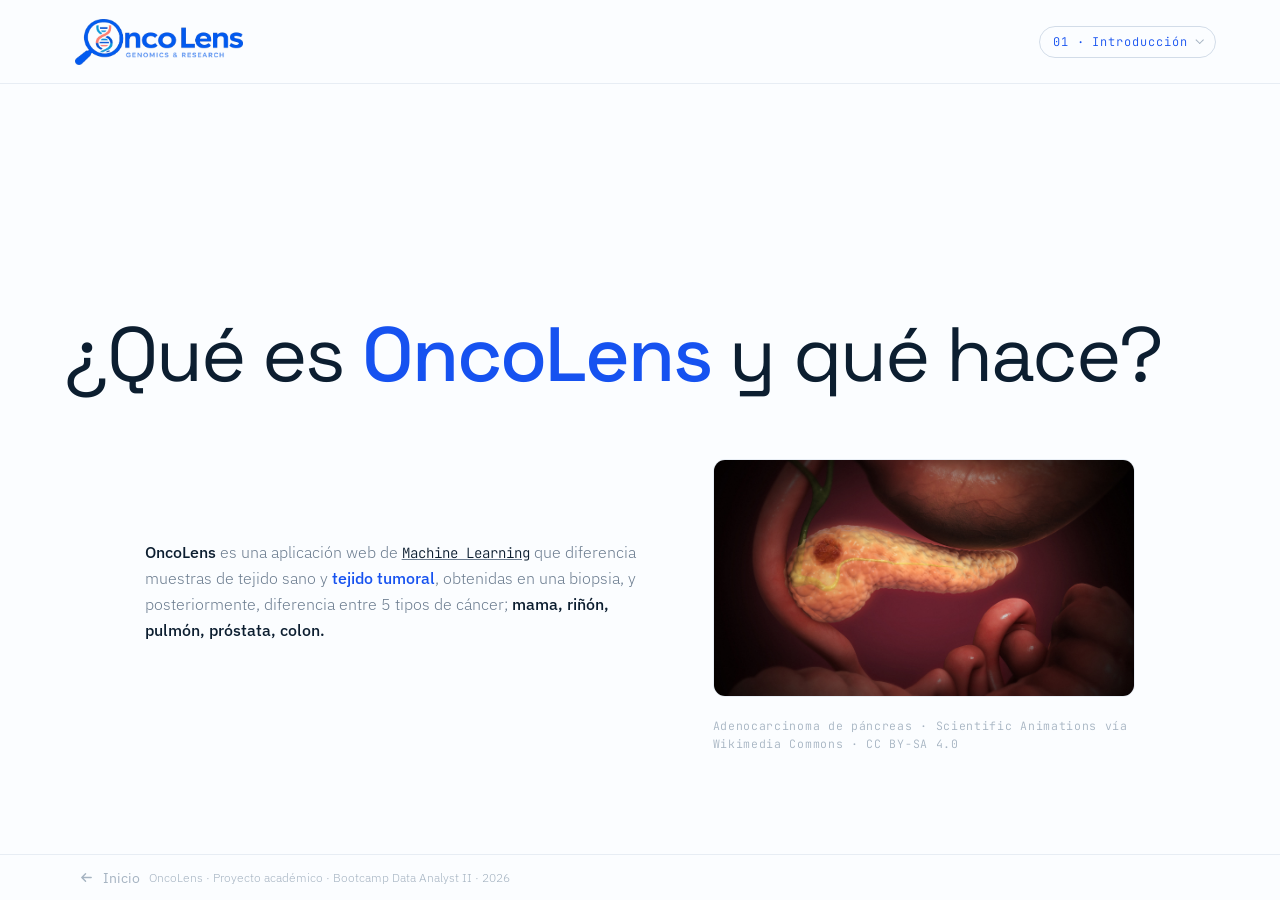
<file: docs/tour/01-intro-oncolens/index-01intro.html>
<!DOCTYPE html>
<html lang="es">
<head>
  <meta charset="UTF-8">
  <meta name="viewport" content="width=device-width, initial-scale=1.0">
  <title>OncoLens · 01 Introducción</title>

  <link rel="preconnect" href="https://fonts.googleapis.com">
  <link rel="preconnect" href="https://fonts.gstatic.com" crossorigin>
  <link href="https://fonts.googleapis.com/css2?family=Space+Grotesk:wght@300;400;500;600&family=IBM+Plex+Sans:wght@300;400;500&family=JetBrains+Mono:wght@300;400;500&display=swap" rel="stylesheet">

  <link rel="stylesheet" href="../styles-tour.css">
  <link rel="stylesheet" href="../lente-styles.css">
</head>
<body class="tour-page">

<header class="tour-header">
  <a href="../../index.html" class="tour-logo">
    <img src="../../assets/img/logo/logo-oncolens.png" alt="OncoLens" width="168" height="46" class="logo-full">
    <img src="../../assets/img/logo/logo-oncolens-mark.png" alt="" width="46" height="46" class="logo-mark">
  </a>
  <nav class="tour-nav">
    <details class="tour-menu" id="tourMenu">
      <summary class="tour-progress">01 · Introducción</summary>
      <ul>
        <li><a href="../01-intro-oncolens/index-01intro.html" aria-current="page">01 · Introducción</a></li>
        <li><a href="../02-datos-metodologia/index-02datos.html">02 · Los datos y la metodología</a></li>
        <li><a href="../03-resultados/index-03resultados.html">03 · Resultados</a></li>
        <li><a href="../04-demo/index-04demo.html">04 · Demostración</a></li>
        <li><a href="../05-limitaciones/index-05limitaciones.html">05 · Limitaciones</a></li>
        <li><a href="../06-desarrollos-futuros/index-06desarrollos.html">06 · Desarrollos futuros</a></li>
        <li><a href="../07-equipo-agradecimientos/index-07equipo.html">07 · Equipo y agradecimientos</a></li>
      </ul>
    </details>
  </nav>
</header>

<main class="tour-container">

  <!-- 1 · ¿Qué es OncoLens y qué hace? -->
  <section class="tour-section tour-cover">
    <div class="tour-inner">
      <h1 class="tour-display">¿Qué es <strong>OncoLens</strong> y qué hace?</h1>

      <div class="tour-cover-body">
        <p class="tour-lead"><strong>OncoLens</strong> es una aplicación web de <u><em>Machine Learning</em></u> que diferencia muestras de tejido sano y <span style="color: var(--accent); font-weight: 500;">tejido tumoral</span>, obtenidas en una biopsia, y posteriormente, diferencia entre 5 tipos de cáncer; <strong>mama, riñón, pulmón, próstata, colon.</strong></p>

        <figure class="tour-figure">
          <div class="deriva">
            <img src="images intro/pancreatic_cancer.jpg" alt="Adenocarcinoma de páncreas, ilustración 3D">
          </div>
          <figcaption class="tour-figcaption">
            Adenocarcinoma de páncreas · Scientific Animations vía Wikimedia Commons · CC BY-SA 4.0
          </figcaption>
        </figure>
      </div>

      <!--
      <dl class="tour-cover-meta">
        <div><dt>Muestras</dt><dd>1.680</dd></div>
        <div><dt>Genes por muestra</dt><dd>20.531</dd></div>
        <div><dt>Tipos de tumor</dt><dd>5</dd></div>
        <div><dt>Fuente</dt><dd>TCGA</dd></div>
      </dl>
      -->
    </div>
  </section>

  <!-- 2 · ¿Cómo funciona? -->
  <section class="tour-section">
    <div class="tour-inner">
      <h2 class="tour-h2">¿Cómo funciona?</h2>
      <p class="tour-lead">El programa admite un documento <em>xlsx</em>, <em>csv</em> o <em>tsv</em> con la expresión génica RNA-Seq que predice si tiene cáncer o no y qué tipo de entre los 5, con los modelos entrenados.</p>
      <div class="tour-chain">
        <div class="tour-chain-node"><span>Entrada</span><strong>Archivo RNA-Seq</strong></div>
        <div class="tour-chain-link" aria-hidden="true">
          <svg width="20" height="14" viewBox="0 0 20 14" fill="none"><path d="M1 7h17M18 7l-5-5M18 7l-5 5" stroke="currentColor" stroke-width="1.4" stroke-linecap="round" stroke-linejoin="round"/></svg>
        </div>
        <div class="tour-chain-node is-accent"><span>Modelo 1</span><strong>¿Tumoral o sano?</strong></div>
        <div class="tour-chain-link" aria-hidden="true">
          <svg width="20" height="14" viewBox="0 0 20 14" fill="none"><path d="M1 7h17M18 7l-5-5M18 7l-5 5" stroke="currentColor" stroke-width="1.4" stroke-linecap="round" stroke-linejoin="round"/></svg>
        </div>
        <div class="tour-chain-node is-data"><span>Modelo 2</span><strong>¿BRCA · KIRC · LUAD · <br> PRAD · COAD?</strong></div>
      </div>
      <p class="tour-note">Si el Modelo 1 concluye que el tejido es sano, el proceso termina ahí. Solo las muestras clasificadas como tumorales pasan al Modelo 2.</p>
    </div>
  </section>


  <!-- 3 · Biología -->
  <section class="tour-section">
  <div class="tour-inner tour-split">
    <div>
      <h2 class="tour-h2"><strong>Biología</strong></h2>
      <p class="tour-lead">En cada célula de nuestro organismo hay un <strong>núcleo</strong> donde se almacena la información genética en forma de <strong>ADN</strong>.</p>
      <p class="tour-lead">El ADN es una molécula que contiene todas las instrucciones necesarias para que funcione el cuerpo. El manual de instrucciones de la vida.</p>

      <dl class="lens-readout">
        <div>
          <dt>Campo de visión</dt>
          <dd><span id="fovN">280</span> <em id="fovU">mm</em></dd>
        </div>
        <div>
          <dt>Aumento</dt>
          <dd>×<span id="magN">1</span></dd>
        </div>
        <div>
          <dt>Técnica</dt>
          <dd class="is-tec" id="tecN">Fotografía</dd>
        </div>
      </dl>

      <div class="lens-ctl">
        <button type="button" class="lens-btn" id="lensPlay">Descender de escala</button>
        <span class="lens-hint">o arrastra sobre la imagen</span>
      </div>

    </div>

    <figure class="tour-figure">
      <div class="lens" id="lens">
        <div class="lens-layer" id="lensA"><img src="lente-01-brazo.webp" alt="Brazo sostenido por una mano"></div>
        <div class="lens-layer" id="lensB"><img src="lente-02-piel.webp" alt="Superficie de la piel ampliada"></div>
        <div class="lens-layer" id="lensC"><img src="lente-03-tejido.webp" alt="Corte de tejido teñido"></div>
        <div class="lens-layer" id="lensD"><img src="lente-05-campo.webp" alt="Campo de células en inmunofluorescencia"></div>
        <div class="lens-layer" id="lensE"><img src="lente-06-celula.webp" alt="Una célula con su núcleo teñido de azul"></div>
        <div class="lens-ret"><span></span><span></span><span></span><span></span></div>
        <div class="lens-scale"><b><span id="barN">280</span><i id="barU">mm</i></b><u></u></div>
      </div>
      <figcaption class="tour-figcaption">Del brazo al núcleo celular · 280 mm → 60 µm</figcaption>
      <div class="lens-credits">
        <p><span>01–02</span> Brazo y piel — <a href="https://www.pexels.com/" target="_blank" rel="noopener">Pexels</a> · licencia libre</p>
        <p><span>03–04</span> Tejido y células — KRT5, anticuerpo CAB000027 · <a href="https://www.proteinatlas.org/ENSG00000186081-KRT5/cancer/skin+cancer#img" target="_blank" rel="noopener">Human Protein Atlas</a> · <a href="https://creativecommons.org/licenses/by/4.0/" target="_blank" rel="noopener">CC BY 4.0</a></p>
      </div>
    </figure>
  </div>
  </section>



  <!-- 4 · Bilogía -->
  <section class="tour-section tour-section--surface">
    <div class="tour-inner tour-split">
      <div>
       
        <h2 class="tour-h2"><strong>Biología</strong> - <span>el libro de recetas</span></h2>
        <p class="tour-lead">Esa molécula está organizada en segmentos llamados <strong>genes</strong>, que en <u>el humano cuenta con unos 20.000</u>. Cada uno de estos genes es una instrucción concreta para hacer una cosa específica.</p>
        <p class="tour-lead">Cada gen activo, la célula hace copias temporales de ese gen un número de veces. Estas copias se llaman ARN mensajero (mRNA en inglés).</p>
        <p class="tour-lead">Contando cuántas copias de mRNA hay de cada gen, podemos ver el patrón de actividad de ese tejido. Un tumor tiene un patrón de expresión distinto al tejido sano del mismo órgano — y eso es lo que el modelo aprende a detectar.</p>
      </div>
      <figure class="tour-figure">
        <svg viewBox="0 0 200 380" xmlns="http://www.w3.org/2000/svg" role="img" aria-label="Doble hélice de ADN">
        <line x1="85.1" y1="10.0" x2="114.9" y2="10.0" stroke="#A6B4C2" stroke-width="3.2" stroke-linecap="round"/>
        <line x1="66.6" y1="24.6" x2="133.4" y2="24.6" stroke="#14B8B3" stroke-width="3.2" stroke-linecap="round"/>
        <line x1="55.7" y1="39.2" x2="144.3" y2="39.2" stroke="#A6B4C2" stroke-width="3.2" stroke-linecap="round"/>
        <line x1="55.0" y1="53.8" x2="145.0" y2="53.8" stroke="#14B8B3" stroke-width="3.2" stroke-linecap="round"/>
        <line x1="64.6" y1="68.4" x2="135.4" y2="68.4" stroke="#A6B4C2" stroke-width="3.2" stroke-linecap="round"/>
        <line x1="82.2" y1="83.0" x2="117.8" y2="83.0" stroke="#14B8B3" stroke-width="3.2" stroke-linecap="round"/>
        <line x1="75.2" y1="112.2" x2="124.8" y2="112.2" stroke="#A6B4C2" stroke-width="3.2" stroke-linecap="round"/>
        <line x1="60.1" y1="126.8" x2="139.9" y2="126.8" stroke="#14B8B3" stroke-width="3.2" stroke-linecap="round"/>
        <line x1="54.0" y1="141.4" x2="146.0" y2="141.4" stroke="#A6B4C2" stroke-width="3.2" stroke-linecap="round"/>
        <line x1="58.5" y1="156.0" x2="141.5" y2="156.0" stroke="#14B8B3" stroke-width="3.2" stroke-linecap="round"/>
        <line x1="72.5" y1="170.6" x2="127.5" y2="170.6" stroke="#A6B4C2" stroke-width="3.2" stroke-linecap="round"/>
        <line x1="85.4" y1="199.8" x2="114.6" y2="199.8" stroke="#14B8B3" stroke-width="3.2" stroke-linecap="round"/>
        <line x1="66.8" y1="214.4" x2="133.2" y2="214.4" stroke="#A6B4C2" stroke-width="3.2" stroke-linecap="round"/>
        <line x1="55.8" y1="229.0" x2="144.2" y2="229.0" stroke="#14B8B3" stroke-width="3.2" stroke-linecap="round"/>
        <line x1="54.9" y1="243.6" x2="145.1" y2="243.6" stroke="#A6B4C2" stroke-width="3.2" stroke-linecap="round"/>
        <line x1="64.4" y1="258.2" x2="135.6" y2="258.2" stroke="#14B8B3" stroke-width="3.2" stroke-linecap="round"/>
        <line x1="81.9" y1="272.8" x2="118.1" y2="272.8" stroke="#A6B4C2" stroke-width="3.2" stroke-linecap="round"/>
        <line x1="75.5" y1="302.0" x2="124.5" y2="302.0" stroke="#14B8B3" stroke-width="3.2" stroke-linecap="round"/>
        <line x1="60.2" y1="316.6" x2="139.8" y2="316.6" stroke="#A6B4C2" stroke-width="3.2" stroke-linecap="round"/>
        <line x1="54.0" y1="331.2" x2="146.0" y2="331.2" stroke="#14B8B3" stroke-width="3.2" stroke-linecap="round"/>
        <line x1="58.4" y1="345.8" x2="141.6" y2="345.8" stroke="#A6B4C2" stroke-width="3.2" stroke-linecap="round"/>
        <line x1="72.2" y1="360.4" x2="127.8" y2="360.4" stroke="#14B8B3" stroke-width="3.2" stroke-linecap="round"/>
        <path d="M100.0,0.0 L112.4,8.3 L123.9,16.5 L133.6,24.8 L140.8,33.0 L145.0,41.3 L145.9,49.6 L143.3,57.8 L137.6,66.1 L129.0,74.3 L118.3,82.6 L106.3,90.9 L93.7,99.1 L81.7,107.4 L71.0,115.7 L62.4,123.9 L56.7,132.2 L54.1,140.4 L55.0,148.7 L59.2,157.0 L66.4,165.2 L76.1,173.5 L87.6,181.7 L100.0,190.0 L112.4,198.3 L123.9,206.5 L133.6,214.8 L140.8,223.0 L145.0,231.3 L145.9,239.6 L143.3,247.8 L137.6,256.1 L129.0,264.3 L118.3,272.6 L106.3,280.9 L93.7,289.1 L81.7,297.4 L71.0,305.7 L62.4,313.9 L56.7,322.2 L54.1,330.4 L55.0,338.7 L59.2,347.0 L66.4,355.2 L76.1,363.5 L87.6,371.7 L100.0,380.0" fill="none" stroke="#1652F0" stroke-width="5.5" stroke-linecap="round" stroke-linejoin="round"/>
        <path d="M100.0,0.0 L87.6,8.3 L76.1,16.5 L66.4,24.8 L59.2,33.0 L55.0,41.3 L54.1,49.6 L56.7,57.8 L62.4,66.1 L71.0,74.3 L81.7,82.6 L93.7,90.9 L106.3,99.1 L118.3,107.4 L129.0,115.7 L137.6,123.9 L143.3,132.2 L145.9,140.4 L145.0,148.7 L140.8,157.0 L133.6,165.2 L123.9,173.5 L112.4,181.7 L100.0,190.0 L87.6,198.3 L76.1,206.5 L66.4,214.8 L59.2,223.0 L55.0,231.3 L54.1,239.6 L56.7,247.8 L62.4,256.1 L71.0,264.3 L81.7,272.6 L93.7,280.9 L106.3,289.1 L118.3,297.4 L129.0,305.7 L137.6,313.9 L143.3,322.2 L145.9,330.4 L145.0,338.7 L140.8,347.0 L133.6,355.2 L123.9,363.5 L112.4,371.7 L100.0,380.0" fill="none" stroke="#0C1E30" stroke-width="5.5" stroke-linecap="round" stroke-linejoin="round" opacity="0.82"/>
      </svg>
        <figcaption class="tour-figcaption">ADN — doble hélice</figcaption>
      </figure>
    </div>
  </section>

  <!-- 5 · ¿Qué soluciona -->
  <!--<section class="tour-section tour-section--surface">
    <div class="tour-inner tour-split">
      <div> 
        <h2 class="tour-h2">¿Qué soluciona?</h2>
        <p class="tour-lead">Esta herramienta ofrece una capa molecular complementaria a la histopatología tradicional (análisis al microscopio con tinciones de las muestras de tejido), acelerando la investigación y tipificación de muestras tumorales.</p>
      </div>
    </div>
  </section>-->

  <style>
:root{
  --bg:#FBFDFF; --surface:#FFFFFF; --ink:#0C1E30; --ink-soft:#6B7C8F;
  --ink-faint:#A6B4C2; --accent:#1652F0; --line:#E7EDF4;
  --line-strong:#D2DCE8; --data:#14B8B3; --rosa:#C4517E;
  --font-display:'Space Grotesk',sans-serif;
  --font-body:'IBM Plex Sans',sans-serif;
  --font-mono:'JetBrains Mono',monospace;
  --gutter:64px;
}
*{margin:0;padding:0;box-sizing:border-box}
body{background:var(--bg);color:var(--ink);font-family:var(--font-body);font-weight:300;-webkit-font-smoothing:antialiased}
 
.tour-section{min-height:100vh;display:flex;align-items:center;padding:56px var(--gutter)}
.tour-inner{width:100%;max-width:1180px;margin:0 auto}
.tour-h2{font-family:var(--font-display);font-size:clamp(28px,3.4vw,46px);font-weight:400;line-height:1.14;letter-spacing:-.02em;margin-bottom:16px}
.tour-h2 strong{font-weight:500;color:var(--accent)}
.tour-lead{font-size:clamp(15px,1.25vw,18px);line-height:1.62;color:var(--ink-soft);max-width:76ch}
.tour-lead strong{color:var(--ink);font-weight:500}
 
/* ── Fases del laboratorio ──────────────────────────────── */
.lab{
  display:grid;grid-template-columns:repeat(4,1fr);
  gap:clamp(18px,2.6vw,38px);
  margin-top:44px;position:relative;
}
.lab::before{
  content:'';position:absolute;top:44px;left:11%;right:11%;
  height:1px;background:var(--line-strong);
  transform:scaleX(0);transform-origin:left;
  transition:transform 1.5s cubic-bezier(.22,.8,.28,1) .15s;
}
.lab.is-live::before{transform:scaleX(1)}
 
.fase{
  text-align:center;opacity:0;transform:translateY(14px);
  transition:opacity .65s ease, transform .65s ease;
  transition-delay:calc(.4s + var(--i) * .26s);
}
.lab.is-live .fase{opacity:1;transform:none}
 
.fase-icono{
  width:88px;height:88px;margin:0 auto 20px;
  background:var(--bg);border:1px solid var(--line-strong);
  border-radius:50%;display:grid;place-items:center;
  position:relative;z-index:2;
}
.fase-icono svg [data-draw]{
  stroke-dasharray:var(--l,160);stroke-dashoffset:var(--l,160);
  transition:stroke-dashoffset 1s ease;
  transition-delay:calc(.68s + var(--i) * .26s);
}
.lab.is-live .fase-icono svg [data-draw]{stroke-dashoffset:0}
.fase-icono svg [data-fade]{
  opacity:0;transition:opacity .8s ease;
  transition-delay:calc(1.1s + var(--i) * .26s);
}
.lab.is-live .fase-icono svg [data-fade]{opacity:1}
 
.fase-num{
  display:block;font-family:var(--font-mono);
  font-size:10px;letter-spacing:.16em;
  color:var(--ink-faint);margin-bottom:8px;
}
.fase h3{
  font-family:var(--font-display);
  font-size:clamp(15px,1.35vw,19px);
  font-weight:500;color:var(--ink);margin-bottom:8px;
}
.fase p{font-size:13.5px;line-height:1.55;color:var(--ink-soft);max-width:26ch;margin:0 auto}
.fase strong{color:var(--ink);font-weight:500}
 
/* ── Remate molecular ───────────────────────────────────── */
.lab-fin{
  margin-top:46px;padding:26px 30px;
  background:var(--surface);
  border:1px solid var(--line-strong);
  border-left:3px solid var(--data);
  border-radius:12px;
  display:grid;grid-template-columns:auto 1fr;
  gap:clamp(20px,3vw,38px);align-items:center;
  opacity:0;transform:translateY(14px);
  transition:opacity .7s ease 1.6s, transform .7s ease 1.6s;
}
.lab.is-live + .lab-fin{opacity:1;transform:none}
 
.lab-fin-tag{
  font-family:var(--font-mono);font-size:10px;
  letter-spacing:.14em;text-transform:uppercase;
  color:var(--data);white-space:nowrap;
}
.lab-fin h4{
  font-family:var(--font-display);
  font-size:clamp(16px,1.5vw,21px);
  font-weight:400;line-height:1.4;color:var(--ink);margin-bottom:8px;
}
.lab-fin p{font-size:14px;line-height:1.6;color:var(--ink-soft)}
.lab-fin strong{color:var(--ink);font-weight:500}
 
@media(max-width:900px){
  .lab{grid-template-columns:1fr 1fr;gap:30px}
  .lab::before{display:none}
  .lab-fin{grid-template-columns:1fr;gap:12px}
}
@media(max-width:560px){ .lab{grid-template-columns:1fr} }
@media(prefers-reduced-motion:reduce){
  .fase,.lab::before,.lab-fin,.fase-icono svg *{transition:none}
}
</style>
</head>
<body>
 
<section class="tour-section">
  <div class="tour-inner">
 
    <h2 class="tour-h2">Del corte al <strong>informe</strong></h2>
    <p class="tour-lead">Lo que ocurre con una biopsia cuando llega al laboratorio de anatomía patológica.</p>
 
    <div class="lab" id="lab">
 
      <!-- 01 · Corte -->
      <article class="fase" style="--i:0">
        <div class="fase-icono">
          <svg width="40" height="40" viewBox="0 0 48 48" fill="none" aria-hidden="true">
            <rect data-draw style="--l:96" x="9" y="14" width="20" height="20" rx="2" stroke="#0C1E30" stroke-width="1.6"/>
            <path data-draw style="--l:22" d="M33 17h8" stroke="#1652F0" stroke-width="1.5" stroke-linecap="round"/>
            <path data-draw style="--l:22" d="M33 24h8" stroke="#1652F0" stroke-width="1.5" stroke-linecap="round"/>
            <path data-draw style="--l:22" d="M33 31h8" stroke="#1652F0" stroke-width="1.5" stroke-linecap="round"/>
          </svg>
        </div>
        <span class="fase-num">01 · MICROTOMÍA</span>
        <h3>Corte</h3>
        <p>El tejido, endurecido en parafina, se corta en láminas <strong>más finas que un papel</strong>.</p>
      </article>
 
      <!-- 02 · Tinción -->
      <article class="fase" style="--i:1">
        <div class="fase-icono">
          <svg width="40" height="40" viewBox="0 0 48 48" fill="none" aria-hidden="true">
            <rect data-draw style="--l:108" x="12" y="10" width="24" height="30" rx="2" stroke="#0C1E30" stroke-width="1.6"/>
            <circle data-fade cx="20" cy="21" r="3.2" fill="#1652F0" opacity=".85"/>
            <circle data-fade cx="29" cy="27" r="3.2" fill="#1652F0" opacity=".85"/>
            <circle data-fade cx="27" cy="17" r="2.4" fill="#C4517E" opacity=".7"/>
            <circle data-fade cx="18" cy="31" r="2.4" fill="#C4517E" opacity=".7"/>
          </svg>
        </div>
        <span class="fase-num">02 · TINCIÓN H&amp;E</span>
        <h3>Color</h3>
        <p>Las células son transparentes. Se tiñen: <strong>núcleos en azul</strong>, citoplasma en rosa.</p>
      </article>
 
      <!-- 03 · Análisis -->
      <article class="fase" style="--i:2">
        <div class="fase-icono">
          <svg width="40" height="40" viewBox="0 0 48 48" fill="none" aria-hidden="true">
            <circle data-draw style="--l:94" cx="22" cy="20" r="14" stroke="#0C1E30" stroke-width="1.6"/>
            <path data-draw style="--l:24" d="M32 30l8 8" stroke="#0C1E30" stroke-width="2" stroke-linecap="round"/>
            <circle data-fade cx="18" cy="17" r="3" fill="#1652F0" opacity=".8"/>
            <circle data-fade cx="26" cy="24" r="2.4" fill="#C4517E" opacity=".7"/>
          </svg>
        </div>
        <span class="fase-num">03 · PATÓLOGO</span>
        <h3>Análisis</h3>
        <p>Forma, tamaño y organización de las células. <strong>Benigno o maligno</strong>, y de qué tipo.</p>
      </article>
 
      <!-- 04 · Informe -->
      <article class="fase" style="--i:3">
        <div class="fase-icono">
          <svg width="40" height="40" viewBox="0 0 48 48" fill="none" aria-hidden="true">
            <path data-draw style="--l:116" d="M13 8h15l7 7v25a2 2 0 01-2 2H13a2 2 0 01-2-2V10a2 2 0 012-2z" stroke="#0C1E30" stroke-width="1.6"/>
            <path data-draw style="--l:18" d="M28 8v8h7" stroke="#0C1E30" stroke-width="1.4"/>
            <path data-draw style="--l:14" d="M17 25h13" stroke="#1652F0" stroke-width="1.5" stroke-linecap="round"/>
            <path data-draw style="--l:10" d="M17 31h9" stroke="#1652F0" stroke-width="1.5" stroke-linecap="round"/>
          </svg>
        </div>
        <span class="fase-num">04 · DIAGNÓSTICO</span>
        <h3>Informe</h3>
        <p>Tipo de tumor, <strong>grado de agresividad</strong> y marcadores relevantes para el tratamiento.</p>
      </article>
 
    </div>
 
    <div class="lab-fin" style="background-color: #F2FAFC">
      <span class="lab-fin-tag" style="font-weight: 500; font-size: 12px;">Una capa más</span>
      <div>
        <h4>Dos tumores pueden verse iguales al microscopio y comportarse de forma <strong><u>completamente distinta</u></strong>.</h4>
      </div>
    </div>
 
  </div>
</section>
 
<script>
(function () {
  const el = document.getElementById('lab');
  if (!el) return;
  new IntersectionObserver((es, obs) => {
    es.forEach(e => {
      if (e.isIntersecting) { el.classList.add('is-live'); obs.disconnect(); }
    });
  }, { threshold: 0.3 }).observe(el);
})();
</script>


  <!-- 5 · ¿A quién va dirigido? -->
  <section class="tour-section">
    <div class="tour-inner">
      <h2 class="tour-h2">A quién va dirigido</h2>

      <div class="tour-limits tour-audience">
        <article class="tour-limit">
          <h4>Investigación y laboratorios</h4>
          <p class="tour-who">
            Grupos de <span style="font-weight: 500; color: var(--accent)">oncología</span>, <span style="font-weight: 500; color: var(--accent)">laboratorios moleculares</span> y <span style="font-weight: 500; color: var(--accent)">centros</span> que trabajan
            con perfiles de expresión génica.
          </p>
        </article>

        <article class="tour-limit">
          <h4>Práctica clínica</h4>
          <p class="tour-who">
            Profesionales <span style="font-weight: 500; color: var(--accent)">médicos</span> interesados en la aplicación de modelos
            predictivos sobre datos transcriptómicos.
          </p>
        </article>

        <article class="tour-limit">
          <h4>Docencia y aprendizaje</h4>
          <p class="tour-who">
            Estudiantes de <span style="font-weight: 500; color: var(--accent)">bioinformática</span> y <span style="font-weight: 500; color: var(--accent)">ciencia de datos</span>.
          </p>
        </article>
      </div>
    </div>
  </section>

  <!-- 6 · Lo que no es -->
  <section class="tour-section tour-section--surface">
    <div class="tour-inner">
      <h2 class="tour-h2">Lo que no es</h2>
      <div class="tour-callout">
        <span>Aviso</span>
        <p><strong>OncoLens NO es una herramienta diagnóstica.</strong> Es un proyecto académico de apoyo a la investigación. Sus resultados no constituyen un diagnóstico médico ni sustituyen la valoración de un profesional sanitario.</p>
      </div>
      <!--<div class="tour-limits">
        <article class="tour-limit">
          <h4>Cinco tipos, no todos</h4>
          <p>Ante un tumor de otro órgano podría devolver un positivo en el primer filtro, pero no identificaría el tipo por no tener datos.</p>
        </article>
        <article class="tour-limit">
          <h4>Población no representativa</h4>
          <p>TCGA recoge mayoritariamente población estadounidense. La generalización a otras poblaciones no está validada.</p>
        </article>
        <article class="tour-limit">
          <h4>No sustituye al patólogo</h4>
          <p>El diagnóstico se establece por histopatología. Esto es una capa complementaria, nunca un reemplazo.</p>
        </article>
        <article class="tour-limit">
          <h4>Sin contexto clínico</h4>
          <p>El modelo solo ve expresión génica: ni edad, ni sexo, ni historial, ni datos de la biopsia.</p>
        </article>
      </div>-->
    </div>
  </section>

  <!-- 11 · CIERRE + SIGUIENTE 
  <section class="tour-section tour-section--end">
    <div class="tour-end-inner">
      <p class="tour-end-label">Siguiente apartado</p>
      <p class="tour-end-next">02 · Los datos y la metodología</p>
      <button type="button" class="tour-btn-next" onclick="nextApartado()">
        Continuar
        <svg width="17" height="17" viewBox="0 0 16 16" fill="none" aria-hidden="true">
          <path d="M3 8h10M13 8L9 4M13 8l-4 4" stroke="currentColor" stroke-width="1.4" stroke-linecap="round" stroke-linejoin="round"/>
        </svg>
      </button>
      <p class="tour-hint">También puedes pulsar <kbd>→</kbd> o <kbd>Espacio</kbd></p>
    </div>
    <footer class="tour-footer">
      <p>OncoLens · Proyecto académico · Bootcamp Data Analyst II · 2026</p>
    </footer>
  </section> -->

</main>

<div class="tour-bar">
  <span class="tour-bar-prog" id="barProg"></span>
    <button type="button" class="tour-bar-prev" onclick="prevApartado()" aria-label="Apartado anterior">
      <svg width="15" height="15" viewBox="0 0 16 16" fill="none" aria-hidden="true">
        <path d="M13 8H3M3 8l4-4M3 8l4 4" stroke="currentColor" stroke-width="1.5" stroke-linecap="round" stroke-linejoin="round"/>
      </svg>
      Inicio
    </a>
  <span class="tour-bar-tag">OncoLens · Proyecto académico · Bootcamp Data Analyst II · 2026</span>

  <button type="button" class="tour-bar-next" onclick="nextApartado()">
    Siguiente apartado
    <svg width="15" height="15" viewBox="0 0 16 16" fill="none" aria-hidden="true">
      <path d="M3 8h10M13 8L9 4M13 8l-4 4" stroke="currentColor" stroke-width="1.5" stroke-linecap="round" stroke-linejoin="round"/>
    </svg>
  </button>
</div>

<script src="../../assets/js/3Dmol-min.js"></script>
<script src="../script-tour.js"></script>
<script src="../lente-script.js"></script>
<script>
  
(function () {
  const cap = Array.from(document.querySelectorAll('figcaption'))
    .find(el => el.textContent.includes('doble hélice'));
  if (!cap || typeof $3Dmol === 'undefined') return;

  const fig = cap.closest('figure');
  const svg = fig && fig.querySelector('svg');
  if (!fig || !svg) return;

  fig.classList.add('bio-visual');

  const host = document.createElement('div');
  host.className = 'bio-3d';
  host.setAttribute('aria-hidden', 'true');
  fig.insertBefore(host, svg);

  let iniciado = false;

  function initDna3D() {
    if (iniciado) return;
    iniciado = true;

    fetch('../../assets/pdb/1bna.pdb')
      .then(r => { if (!r.ok) throw new Error('HTTP ' + r.status); return r.text(); })
      .then(data => {
        // 1) Mostrar el contenedor ANTES de crear el viewer
        fig.classList.add('is-3d');

        // 2) Ahora el div ya tiene altura y 3Dmol puede medirlo
        const viewer = $3Dmol.createViewer(host, {
          backgroundColor: '#ffffff',
          backgroundAlpha: 0,
          nomouse: true
        });

        viewer.addModel(data, 'pdb');
        viewer.setStyle({ chain: 'A' }, { cartoon: { color: '#1652F0', style: 'oval' } });
        viewer.setStyle({ chain: 'B' }, { cartoon: { color: '#14B8B3', style: 'oval' } });
        viewer.zoomTo();
        viewer.zoom(1.1);
        viewer.render();

        const quieto = window.matchMedia('(prefers-reduced-motion: reduce)').matches;
        if (!quieto) viewer.spin('y', 0.6);

        cap.textContent = 'ADN — doble hélice (PDB 1BNA)';
        console.log('[dna3d] OK');

        window.addEventListener('resize', () => viewer.resize());
      })
      .catch(err => {
        console.warn('[dna3d] fallback al SVG:', err.message);
      });
      
  }

  new IntersectionObserver((entries, obs) => {
    entries.forEach(e => {
      if (e.isIntersecting) { initDna3D(); obs.disconnect(); }
    });
  }, { rootMargin: '200px' }).observe(fig);
})();
</script>
</body>
</html>
</file>
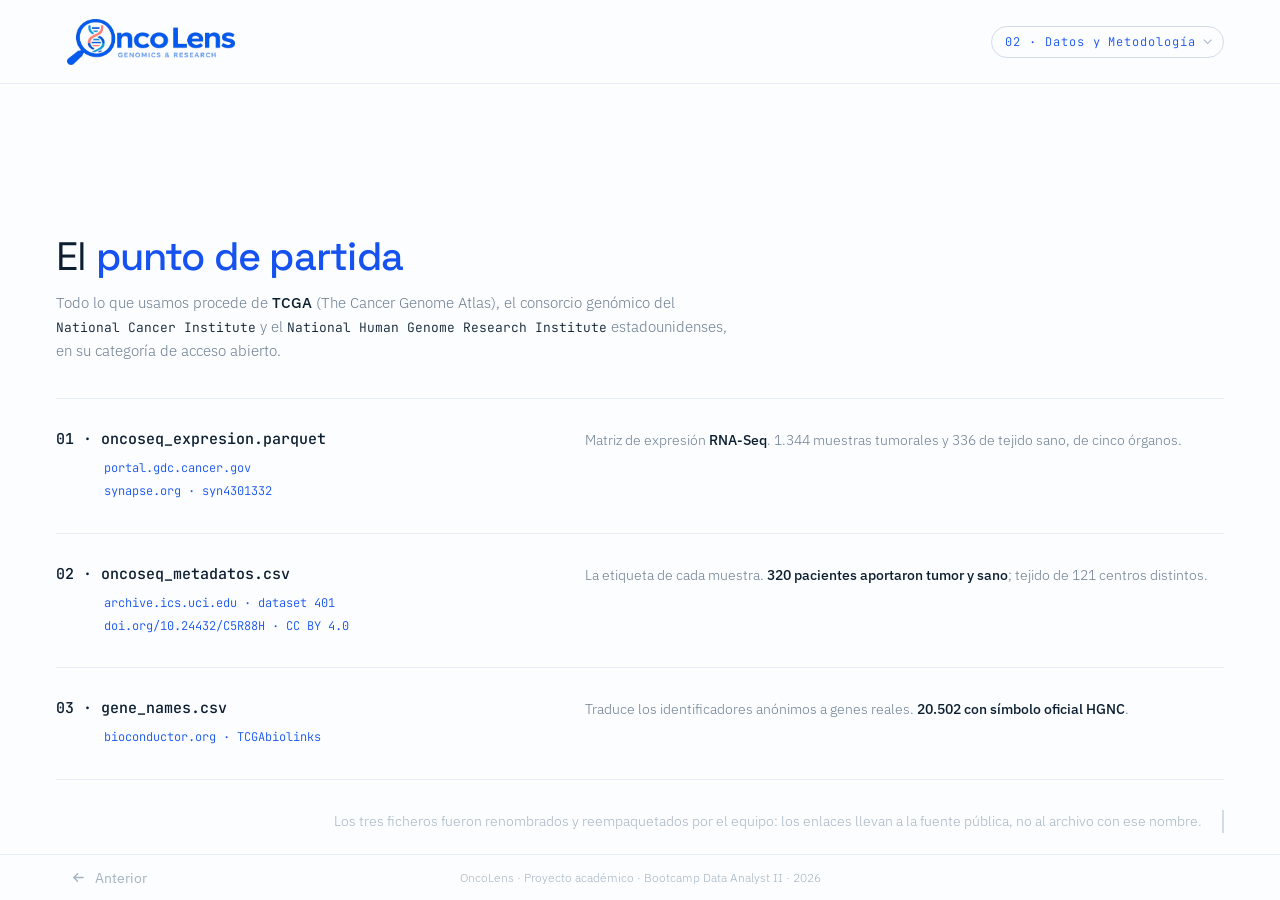
<file: docs/tour/02-datos-metodologia/index-02datos.html>
<!DOCTYPE html>
<html lang="es">
<head>
  <meta charset="UTF-8">
  <meta name="viewport" content="width=device-width, initial-scale=1.0">
  <title>OncoLens · 02 Los datos y la metodología</title>

  <link rel="preconnect" href="https://fonts.googleapis.com">
  <link rel="preconnect" href="https://fonts.gstatic.com" crossorigin>
  <link href="https://fonts.googleapis.com/css2?family=Space+Grotesk:wght@300;400;500;600&family=IBM+Plex+Sans:wght@300;400;500&family=JetBrains+Mono:wght@300;400;500&display=swap" rel="stylesheet">

  <link rel="stylesheet" href="../styles-tour.css">
  <link rel="stylesheet" href="../lente-styles.css">
</head>
<body class="tour-page">

<header class="tour-header">
  <a href="../../index.html" class="tour-logo">
    <img src="../../assets/img/logo/logo-oncolens.png" alt="OncoLens" width="168" height="46" class="logo-full">
    <img src="../../assets/img/logo/logo-oncolens-mark.png" alt="" width="46" height="46" class="logo-mark">
  </a>
  <nav class="tour-nav">
    <details class="tour-menu" id="tourMenu">
      <summary class="tour-progress">02 · Los datos y la metodología</summary>
      <ul>
        <li><a href="../01-intro-oncolens/index-01intro.html">01 · Introducción</a></li>
        <li><a href="../02-datos-metodologia/index-02datos.html" aria-current="page">02 · Los datos y la metodología</a></li>
        <li><a href="../03-resultados/index-03resultados.html">03 · Resultados</a></li>
        <li><a href="../04-demo/index-04demo.html">04 · Demostración</a></li>
        <li><a href="../05-limitaciones/index-05limitaciones.html">05 · Limitaciones</a></li>
        <li><a href="../06-desarrollos-futuros/index-06desarrollos.html">06 · Desarrollos futuros</a></li>
        <li><a href="../07-equipo-agradecimientos/index-07equipo.html">07 · Equipo y agradecimientos</a></li>
      </ul>
    </details>
  </nav>
</header>

<main class="tour-container">

<!-- 1 · El punto de partida -->
<section class="tour-section">
  <div class="tour-inner">

    <h2 class="tour-h2">El <strong>punto de partida</strong></h2>

    <p class="tour-lead src-intro">Todo lo que usamos procede de <strong>TCGA</strong> (The Cancer Genome Atlas), el consorcio genómico del <em>National Cancer Institute</em> y el <em>National Human Genome Research Institute</em> estadounidenses, en su categoría de acceso abierto.</p>

    <div class="src-list">

      <div class="src-row">
        <!--<span class="src-num">01 · Expresión</span>-->
        <div>
          <span class="src-file">01 · oncoseq_expresion.parquet</span>
          <!--<span class="src-dim">1.680 × 20.531</span>-->
          <div class="src-links">
            <a href="https://portal.gdc.cancer.gov/" target="_blank" rel="noopener">portal.gdc.cancer.gov</a>
            <a href="https://www.synapse.org/#!Synapse:syn4301332" target="_blank" rel="noopener">synapse.org · syn4301332</a>
          </div>
        </div>
        <p class="src-desc">Matriz de expresión <strong>RNA-Seq</strong>. 1.344 muestras tumorales y 336 de tejido sano, de cinco órganos.</p>
      </div>

      <div class="src-row">
        <!--<span class="src-num">02 · Metadatos</span>-->
        <div>
          <span class="src-file">02 · oncoseq_metadatos.csv</span>
          <!--<span class="src-dim">1.680 × 4</span>-->
          <div class="src-links">
            <a href="https://archive.ics.uci.edu/dataset/401/gene+expression+cancer+rna+seq" target="_blank" rel="noopener">archive.ics.uci.edu · dataset 401</a>
            <a href="https://doi.org/10.24432/C5R88H" target="_blank" rel="noopener">doi.org/10.24432/C5R88H · CC BY 4.0</a>
          </div>
        </div>
        <p class="src-desc">La etiqueta de cada muestra. <strong>320 pacientes aportaron tumor y sano</strong>; tejido de 121 centros distintos.</p>
      </div>

      <div class="src-row">
        <!--<span class="src-num">03 · Anotación génica</span>-->
        <div>
          <span class="src-file">03 · gene_names.csv</span>
          <!--<span class="src-dim">20.531 × 4</span>-->
          <div class="src-links">
            <a href="https://bioconductor.org/packages/TCGAbiolinks/" target="_blank" rel="noopener">bioconductor.org · TCGAbiolinks</a>
          </div>
        </div>
        <p class="src-desc">Traduce los identificadores anónimos a genes reales. <strong>20.502 con símbolo oficial HGNC</strong>.</p>
      </div>
    </div>
    <div class="src-notas">
      <p class="tour-note">Los tres ficheros fueron renombrados y reempaquetados por el equipo: los enlaces llevan a la fuente pública, no al archivo con ese nombre.</p>
    </div>
</section>

<!-- 2 · Lo que hay dentro -->
<section class="tour-section">
  <div class="tour-inner chart-split">

    <div>
      <h2 class="tour-h2">Lo que hay <strong>dentro</strong></h2>

      <p class="tour-lead">1.680 muestras de cinco tejidos distintos. De cada uno hay tejido tumoral y tejido sano del mismo paciente — y esa pareja es lo que permite entrenar el primer modelo.</p>

      <p class="tour-note">Todos los tumores son <strong>primarios</strong> (código 01 del barcode TCGA) y las muestras sanas son tejido adyacente del mismo paciente (código 11). El modelo no ha visto metástasis. La proporción tumor/sano es exactamente 80/20 en los cinco tejidos, por diseño de la extracción.</p>
    </div>

    <div class="chart" id="chart">

      <div class="chart-legend">
        <span><i class="k-tumor"></i> Tumoral</span>
        <span><i class="k-sano"></i> Sano (adyacente)</span>
      </div>

      <div class="chart-plot">

        <div class="bar-col" style="--i:0">
          <div class="bar-value">560</div>
          <div class="bar" style="--h:100%">
            <div class="seg-tumor" style="flex:448"></div>
            <div class="seg-sano" style="flex:112"></div>
          </div>
        </div>

        <div class="bar-col" style="--i:1">
          <div class="bar-value">360</div>
          <div class="bar" style="--h:64.3%">
            <div class="seg-tumor" style="flex:288"></div>
            <div class="seg-sano" style="flex:72"></div>
          </div>
        </div>

        <div class="bar-col" style="--i:2">
          <div class="bar-value">295</div>
          <div class="bar" style="--h:52.7%">
            <div class="seg-tumor" style="flex:236"></div>
            <div class="seg-sano" style="flex:59"></div>
          </div>
        </div>

        <div class="bar-col" style="--i:3">
          <div class="bar-value">260</div>
          <div class="bar" style="--h:46.4%">
            <div class="seg-tumor" style="flex:208"></div>
            <div class="seg-sano" style="flex:52"></div>
          </div>
        </div>

        <div class="bar-col" style="--i:4">
          <div class="bar-value">205</div>
          <div class="bar" style="--h:36.6%">
            <div class="seg-tumor" style="flex:164"></div>
            <div class="seg-sano" style="flex:41"></div>
          </div>
        </div>

      </div>

      <div class="chart-plot chart-labels">
        <div class="bar-label"><b>Mama</b><span>BRCA</span></div>
        <div class="bar-label"><b>Riñón</b><span>KIRC</span></div>
        <div class="bar-label"><b>Pulmón</b><span>LUAD</span></div>
        <div class="bar-label"><b>Próstata</b><span>PRAD</span></div>
        <div class="bar-label"><b>Colon</b><span>COAD</span></div>
      </div>

      <dl class="chart-foot">
        <div><dt>Muestras</dt><dd>1.680</dd></div>
        <div><dt>Tumorales</dt><dd>1.344</dd></div>
        <div><dt>Sanas</dt><dd>336</dd></div>
        <div><dt>Genes</dt><dd>20.531</dd></div>
        <div><dt>Pacientes con ambas</dt><dd>320</dd></div>
      </dl>

    </div>

  </div>
</section>

<!-- 3 · Partición y data leakage -->
<section class="tour-section tour-section--surface">
  <div class="tour-inner">

    <h2 class="tour-h2">El examen con las <strong>respuestas</strong></h2>
    <p class="tour-lead">320 pacientes aportaron dos muestras: una tumoral y una sana. Si caen en lados distintos de la partición, el modelo reconoce <strong>al paciente</strong>, no al cáncer. Saca buena nota sin haber aprendido nada.</p>

    <div class="tour-limits">
      <article class="tour-limit">
        <h4>División aleatoria</h4>
        <p>Las muestras se reparten al azar. El mismo paciente acaba a ambos lados y las métricas salen infladas.</p>
      </article>
      <article class="tour-limit">
        <h4>Agrupación por paciente</h4>
        <p><em>GroupShuffleSplit</em> para el hold-out y <em>StratifiedGroupKFold</em> para la validación cruzada: todas las muestras de una persona van juntas.</p>
      </article>
    </div>

    <dl class="chart-foot">
      <div><dt>Pacientes con doble muestra</dt><dd>320</dd></div>
      <div><dt>Compartidos · al azar</dt><dd>107</dd></div>
      <div><dt>Compartidos · agrupado</dt><dd>0</dd></div>
    </dl>

  </div>
</section>


<section class="tour-section">
  <div class="tour-inner">
 
    <h2 class="tour-h2">Cómo está <strong>construido</strong></h2>
 
    <div class="arq" id="arq">
 
      <div class="arq-flujo">
 
        <!-- 1 · Fuentes -->
        <div class="caja" style="--i:0">
          <div class="logos">
            <span class="logo-slot"><img src="logos-flujo/The_University_of_California_Irvine.svg" alt=""></span>
            <span class="logo-slot"><img src="logos-flujo/National_Cancer_Institute_logo.svg" alt=""></span>
          </div>
          <div class="caja-txt">
            <span class="caja-tag">01 · Fuentes de datos</span>
            <h4>TCGA · GDC · perfiles de expresión génica</h4>
            <p>1.680 muestras RNA-Seq · 20.531 genes · acceso público</p>
          </div>
        </div>
 
        <div class="flecha" style="--i:1">
          <svg width="14" height="30" viewBox="0 0 14 30" fill="none"><path d="M7 0v25M7 29l-5-6M7 29l5-6" stroke="#6B7C8F" stroke-width="1.6" stroke-linecap="round" stroke-linejoin="round"/></svg>
        </div>
 
        <!-- 2 · Pipeline -->
        <div class="caja" style="--i:2">
          <div class="logos">
            <span class="logo-slot"><img src="logos-flujo/Google_Colaboratory_SVG_Logo.svg" alt=""></span>
            
            <span class="logo-slot"><img src="logos-flujo/scikit-learn_logo_notext.svg" alt=""></span>

            <span class="logo-slot"><img src="logos-flujo/python-logo-notext.svg" alt="" height="28px"></span>
            
            <span class="logo-slot"><img src="logos-flujo/Jupyter_logo.svg" alt="" height="28px"></span>
                        
          </div>
          <div class="caja-txt">
            <span class="caja-tag">02 · Pipeline de datos y modelado</span>
            <h4>Limpieza, EDA y entrenamiento</h4>
            <p>Selección de genes por ANOVA · partición por paciente · modelos versionados en joblib</p>
          </div>
        </div>
 
        <div class="flecha" style="--i:3">
          <svg width="14" height="30" viewBox="0 0 14 30" fill="none"><path d="M7 0v25M7 29l-5-6M7 29l5-6" stroke="#6B7C8F" stroke-width="1.6" stroke-linecap="round" stroke-linejoin="round"/></svg>
        </div>
 
        <!-- 3 · Base de datos -->
        <div class="caja is-db" style="--i:4">
          
          <div class="logos">
            <span class="logo-slot"><img src="logos-flujo/supabase-icon.png" alt=""></span>
          </div>
          <div class="caja-txt">
            <span class="caja-tag">03 · Base de datos</span>  
            <h4>Supabase · PostgreSQL</h4>
            <p>Dataset y predicciones almacenadas</p>
          </div>
        </div>
 
        <div class="flecha" style="--i:5">
          <svg width="14" height="30" viewBox="0 0 14 30" fill="none"><path d="M7 0v25M7 29l-5-6M7 29l5-6" stroke="#14B8B3" stroke-width="1.6" stroke-linecap="round" stroke-linejoin="round"/></svg>
        </div>
 
        <!-- 4 · Salidas -->
        <div class="nivel-dual">
 
          <div class="caja" style="--i:6">
            
            <div class="logos">
              <span class="logo-slot"><img src="logos-flujo/streamlit-mark-color.png" alt=""></span>
              <span class="logo-slot"><img src="logos-flujo/render-logo.svg" alt="" height="28px"></span>
            </div>
            <div class="caja-txt">
              <span class="caja-tag">04 · Aplicación</span>
              <h4>Streamlit</h4>
              <p>Predicción y explicabilidad en directo. Desplegada en Render.</p>
            </div>
          </div>
 
          <div class="caja caja-aqui" style="--i:7">
            <span class="aqui">
              <span class="aqui-txt">Usted está aquí</span>
              <span class="aqui-punto"></span>
            </span>
            
            <div class="logos">
              <span class="logo-slot"><img src="../../assets/img/logo/logo-oncolens.png" alt=""></span>
            </div>
            <div class="caja-txt">
              <span class="caja-tag">05 · Web del proyecto</span>
              <h4>Presentación, hallazgos y límites</h4>
              <p>Publicada en GitHub Pages.</p>
            </div>
          </div>
 
        </div>
 
      </div>
 
      <!-- Raíl lateral -->
      <aside class="arq-rail">
        <span class="caja-tag">Transversal</span>
        <h4 style="font-family:var(--font-display);font-size:15px;font-weight:500;margin-bottom:4px">Infraestructura</h4>
        <p style="margin-bottom:8px">Atraviesa todas las capas: el pipeline, los modelos y las dos salidas viven en el mismo repositorio.</p>
        <div class="rail-item"><span class="logo-slot"><img src="logos-flujo/GitHub_Invertocat_Black.svg" alt="" height="28px"></span><span>Control de versiones</span></div>
        <div class="rail-item"><span class="logo-slot"><img src="logos-flujo/githubactions-svgrepo-com.svg" alt="" height="28px"></span><span>GitHub Actions · CI/CD</span></div>
        <div class="rail-item"><span class="logo-slot"><img src="logos-flujo/docker-seeklogo.png" alt=""></span><span>Contenedores Docker</span></div>
      </aside>
 
    </div>
 
    <div class="arq-leyenda">
      <span><i class="ley-linea"></i> Flujo de datos</span>
      <span><i class="ley-bi"></i> Lectura y escritura</span>
      <span><i class="ley-punt"></i> Despliegue</span>
    </div>
 
  </div>
</section>
 
<script>
(function () {
  const el = document.getElementById('arq');
  if (!el) return;
  new IntersectionObserver((es, obs) => {
    es.forEach(e => {
      if (e.isIntersecting) { el.classList.add('is-live'); obs.disconnect(); }
    });
  }, { threshold: 0.25 }).observe(el);
})();
</script>


<section class="tour-section">
  <div class="tour-inner">
 
    <h2 class="tour-h2">Dos cuadernos, <strong>dos preguntas</strong></h2>
    <p class="tour-lead">El primero explora qué hay en los datos. El segundo decide qué genes importan y qué modelo usar.</p>
 
    <div class="nbs" id="nbs">
 
      <!-- ── Notebook 01 ── -->
      <article class="nb" style="--n:0">
        <div class="nb-cab">
          <i></i><i></i><i></i>
          <span class="nb-nombre">01_exploring_eda.ipynb</span>
        </div>
        <div class="nb-cuerpo">
          <ul class="nb-lista">
            <li style="--i:0"><span class="nb-celda">[1]</span><span class="nb-txt">Carga y análisis exploratorio. Los datos <strong>ya venían limpios</strong> de origen.</span></li>
            <li style="--i:1"><span class="nb-celda">[2]</span><span class="nb-txt">Matriz de expresión cruzando <code>expresion</code> y <code>metadatos</code>: tumor o sano, y de qué cohorte.</span></li>
            <li style="--i:2"><span class="nb-celda">[3]</span><span class="nb-txt"><strong>PCA</strong> para ver si tumor y tejido sano formaban grupos separados.</span></li>
            <li style="--i:3"><span class="nb-celda">[4]</span><span class="nb-txt">Ranking de los <strong>50 genes más variables</strong> entre muestras.</span></li>
            <li style="--i:4"><span class="nb-celda">[5]</span><span class="nb-txt">Probamos a eliminar los genes que valen cero. Mismo resultado — <strong>decidimos conservarlos</strong>.</span></li>
          </ul>
          <p class="nb-out">→ dataset_clean · gráficos y rutas listos para el notebook 02</p>
        </div>
      </article>
 
      <!-- ── Notebook 02 ── -->
      <article class="nb" style="--n:1">
        <div class="nb-cab">
          <i></i><i></i><i></i>
          <span class="nb-nombre">02_feature_selection_&_modeling.ipynb</span>
        </div>
        <div class="nb-cuerpo">
          <ul class="nb-lista">
            <li style="--i:0"><span class="nb-celda">[1]</span><span class="nb-txt">Selección de genes por <strong>ANOVA F-test</strong>, con el número de genes optimizado entre 500 y 3.000.</span></li>
            <li style="--i:1"><span class="nb-celda">[2]</span><span class="nb-txt">Escalado y selección <strong>dentro del pipeline</strong>, para que se recalculen en cada partición.</span></li>
            <li style="--i:2"><span class="nb-celda">[3]</span><span class="nb-txt">Evaluación de <strong>7 clasificadores</strong>: HistGradientBoosting, KNN, regresión logística (L2, L1 y PCA), SVM lineal y Random Forest.</span></li>
            <li style="--i:3"><span class="nb-celda">[4]</span><span class="nb-txt">Validación con partición <strong>80/20 agrupada por paciente</strong> y <strong>5-Fold Cross-Validation</strong>.</span></li>
          </ul>
          <p class="nb-out">→ modelos entrenados y versionados en joblib</p>
        </div>
      </article>
 
    </div>
 
  </div>
</section>
 

<section class="tour-section">
  <div class="tour-inner">
 
    <h2 class="tour-h2">Dos decisiones, <strong>en código</strong></h2>
    <p class="tour-lead">Todo el proyecto está en el repositorio. Estos dos fragmentos son los que sostienen la validez de los resultados.</p>
 
    <div class="cods" id="cods">
 
      <!-- ── 1 · Partición sin fuga ── -->
      <div class="cod" style="--n:0">
        <p class="cod-tit">La partición que evita la trampa</p>
        <p class="cod-sub">Ningún paciente puede estar a los dos lados. Y lo comprobamos con un <em>assert</em>: si falla, el cuaderno se para.</p>
 
        <div class="cod-caja">
          <div class="cod-cab"><i></i><i></i><i></i> 02_feature_selection_modeling.ipynb</div>
<pre><span class="c"># Validación cruzada agrupada por paciente</span>
cv = <span class="f">StratifiedGroupKFold</span>(n_splits=<span class="n">5</span>, shuffle=<span class="k">True</span>,
                           random_state=RANDOM_STATE)
 
<span class="c"># Conjunto apartado, también por paciente</span>
gss = <span class="f">GroupShuffleSplit</span>(n_splits=<span class="n">1</span>, test_size=<span class="n">0.2</span>,
                        random_state=RANDOM_STATE)
train_idx, test_idx = <span class="f">next</span>(gss.<span class="f">split</span>(X, binary_target,
                                     groups=groups))
 
<span class="hl"><span class="k">assert</span> <span class="f">set</span>(groups[train_idx]).<span class="f">isdisjoint</span>(
       <span class="f">set</span>(groups[test_idx]))</span>
<span class="f">print</span>(<span class="s">"OK: sin pacientes compartidos"</span>)</pre>
        </div>
 
        <p class="cod-nota">El <strong>assert</strong> no es decorativo: es una comprobación que se ejecuta cada vez. Si algún paciente apareciera en ambos conjuntos, el análisis se detiene.</p>
      </div>
 
      <!-- ── 2 · Pipeline ── -->
      <div class="cod" style="--n:1">
        <p class="cod-tit">Todo dentro del pipeline</p>
        <p class="cod-sub">Escalado y selección de genes van <em>dentro</em>, no antes. Así se recalculan en cada partición y no se filtra información del test.</p>
 
        <div class="cod-caja">
          <div class="cod-cab"><i></i><i></i><i></i> 02_feature_selection_modeling.ipynb</div>
<pre>pipe = <span class="f">Pipeline</span>([
    (<span class="s">"var"</span>,    <span class="f">VarianceThreshold</span>(threshold=<span class="n">0.0</span>)),
    (<span class="s">"scaler"</span>, <span class="f">StandardScaler</span>()),
    (<span class="s">"select"</span>, <span class="f">SelectKBest</span>(f_classif)),
    (<span class="s">"clf"</span>,    <span class="f">LogisticRegression</span>(max_iter=<span class="n">5000</span>,
                   class_weight=<span class="s">"balanced"</span>)),
])
 
param_dist = {
    <span class="s">"select__k"</span>: [<span class="n">500</span>, <span class="n">1000</span>, <span class="n">1500</span>, <span class="n">2000</span>, <span class="n">3000</span>],
    <span class="s">"clf__C"</span>:    [<span class="n">0.01</span>, <span class="n">0.05</span>, <span class="n">0.1</span>, <span class="n">0.5</span>, <span class="n">1.0</span>, <span class="n">2.0</span>],
}</pre>
        </div>
 
        <p class="cod-nota">El <strong>class_weight balanced</strong> compensa el desbalance 80/20 sin tocar los datos, y los hiperparámetros se buscan con la misma validación agrupada.</p>
      </div>
 
    </div>
 
    <p class="cods-pie">
      <span>El código completo, los cuadernos y los modelos entrenados están en</span>
      <a href="https://github.com/bootcamp-da-p2/Onco_Seq_Explorer" target="_blank" rel="noopener">
        <svg viewBox="0 0 16 16" width="14" height="14" fill="currentColor"><path d="M8 0C3.58 0 0 3.58 0 8c0 3.54 2.29 6.53 5.47 7.59.4.07.55-.17.55-.38 0-.19-.01-.82-.01-1.49-2.01.37-2.53-.49-2.69-.94-.09-.23-.48-.94-.82-1.13-.28-.15-.68-.52-.01-.53.63-.01 1.08.58 1.23.82.72 1.21 1.87.87 2.33.66.07-.52.28-.87.51-1.07-1.78-.2-3.64-.89-3.64-3.95 0-.87.31-1.59.82-2.15-.08-.2-.36-1.02.08-2.12 0 0 .67-.21 2.2.82.64-.18 1.32-.27 2-.27.68 0 1.36.09 2 .27 1.53-1.04 2.2-.82 2.2-.82.44 1.1.16 1.92.08 2.12.51.56.82 1.27.82 2.15 0 3.07-1.87 3.75-3.65 3.95.29.25.54.73.54 1.48 0 1.07-.01 1.93-.01 2.2 0 .21.15.46.55.38A8.01 8.01 0 0016 8c0-4.42-3.58-8-8-8z"/></svg>
        GitHub
      </a>
    </p>
 
  </div>
</section>


<script>
(function () {
  const el = document.getElementById('cods');
  if (!el) return;
  new IntersectionObserver((es, obs) => {
    es.forEach(e => {
      if (e.isIntersecting) { el.classList.add('is-live'); obs.disconnect(); }
    });
  }, { threshold: 0.3 }).observe(el);
})();
</script>


<!-- 6 · Interpretabilidad 
<section class="tour-section">
  <div class="tour-inner">

    <h2 class="tour-h2">El modelo que sabe <strong>explicarse</strong></h2>
    <p class="tour-lead">Comparamos tres algoritmos. Ganó el más simple.</p>

    <div class="tour-grid">
      <article class="tour-card">
        <span class="tour-card-num">F1-macro 0,974</span>
        <p><strong>Regresión logística</strong><br>8 veces más rápida de entrenar, y sus coeficientes dicen qué genes pesan en cada decisión.</p>
      </article>
      <article class="tour-card">
        <span class="tour-card-num">F1-macro 0,972</span>
        <p><strong>Random Forest</strong><br>Rendimiento equivalente, pero no explica en qué se basa.</p>
      </article>
      <article class="tour-card">
        <span class="tour-card-num">F1-macro 0,969</span>
        <p><strong>XGBoost</strong><br>Algo por debajo, y también opaco.</p>
      </article>
    </div>

    <p class="tour-note">Al mirar dentro encontramos algo inesperado: no decide por unos pocos oncogenes conocidos, sino por una <strong>firma difusa de miles de genes</strong> repartidos por todo el transcriptoma. Además devuelve probabilidad por clase, así que cada predicción viene con su nivel de confianza.</p>

  </div>
</section>-->

</main>

<div class="tour-bar">
  <span class="tour-bar-prog" id="barProg"></span>

  <button type="button" class="tour-bar-prev" onclick="prevApartado()" aria-label="Apartado anterior">
    <svg width="15" height="15" viewBox="0 0 16 16" fill="none" aria-hidden="true">
      <path d="M13 8H3M3 8l4-4M3 8l4 4" stroke="currentColor" stroke-width="1.5" stroke-linecap="round" stroke-linejoin="round"/>
    </svg>
    Anterior
  </button>

  <span class="tour-bar-tag">OncoLens · Proyecto académico · Bootcamp Data Analyst II · 2026</span>
  
  <button type="button" class="tour-bar-next" onclick="nextApartado()">
    Siguiente apartado
    <svg width="15" height="15" viewBox="0 0 16 16" fill="none" aria-hidden="true">
      <path d="M3 8h10M13 8L9 4M13 8l-4 4" stroke="currentColor" stroke-width="1.5" stroke-linecap="round" stroke-linejoin="round"/>
    </svg>
  </button>
</div>

<script src="../../assets/js/3Dmol-min.js"></script>
<script src="../script-tour.js"></script>
<script src="../lente-script.js"></script>
<script>
  
(function () {
  const cap = Array.from(document.querySelectorAll('figcaption'))
    .find(el => el.textContent.includes('doble hélice'));
  if (!cap || typeof $3Dmol === 'undefined') return;

  const fig = cap.closest('figure');
  const svg = fig && fig.querySelector('svg');
  if (!fig || !svg) return;

  fig.classList.add('bio-visual');

  const host = document.createElement('div');
  host.className = 'bio-3d';
  host.setAttribute('aria-hidden', 'true');
  fig.insertBefore(host, svg);

  let iniciado = false;

  function initDna3D() {
    if (iniciado) return;
    iniciado = true;

    fetch('../../assets/pdb/1bna.pdb')
      .then(r => { if (!r.ok) throw new Error('HTTP ' + r.status); return r.text(); })
      .then(data => {
        // 1) Mostrar el contenedor ANTES de crear el viewer
        fig.classList.add('is-3d');

        // 2) Ahora el div ya tiene altura y 3Dmol puede medirlo
        const viewer = $3Dmol.createViewer(host, {
          backgroundColor: '#ffffff',
          backgroundAlpha: 0,
          nomouse: true
        });

        viewer.addModel(data, 'pdb');
        viewer.setStyle({ chain: 'A' }, { cartoon: { color: '#1652F0', style: 'oval' } });
        viewer.setStyle({ chain: 'B' }, { cartoon: { color: '#14B8B3', style: 'oval' } });
        viewer.zoomTo();
        viewer.zoom(1.1);
        viewer.render();

        const quieto = window.matchMedia('(prefers-reduced-motion: reduce)').matches;
        if (!quieto) viewer.spin('y', 0.6);

        cap.textContent = 'ADN — doble hélice (PDB 1BNA)';
        console.log('[dna3d] OK');

        window.addEventListener('resize', () => viewer.resize());
      })
      .catch(err => {
        console.warn('[dna3d] fallback al SVG:', err.message);
      });
      
  }

  new IntersectionObserver((entries, obs) => {
    entries.forEach(e => {
      if (e.isIntersecting) { initDna3D(); obs.disconnect(); }
    });
  }, { rootMargin: '200px' }).observe(fig);
})();
</script>
</body>
</html>
</file>
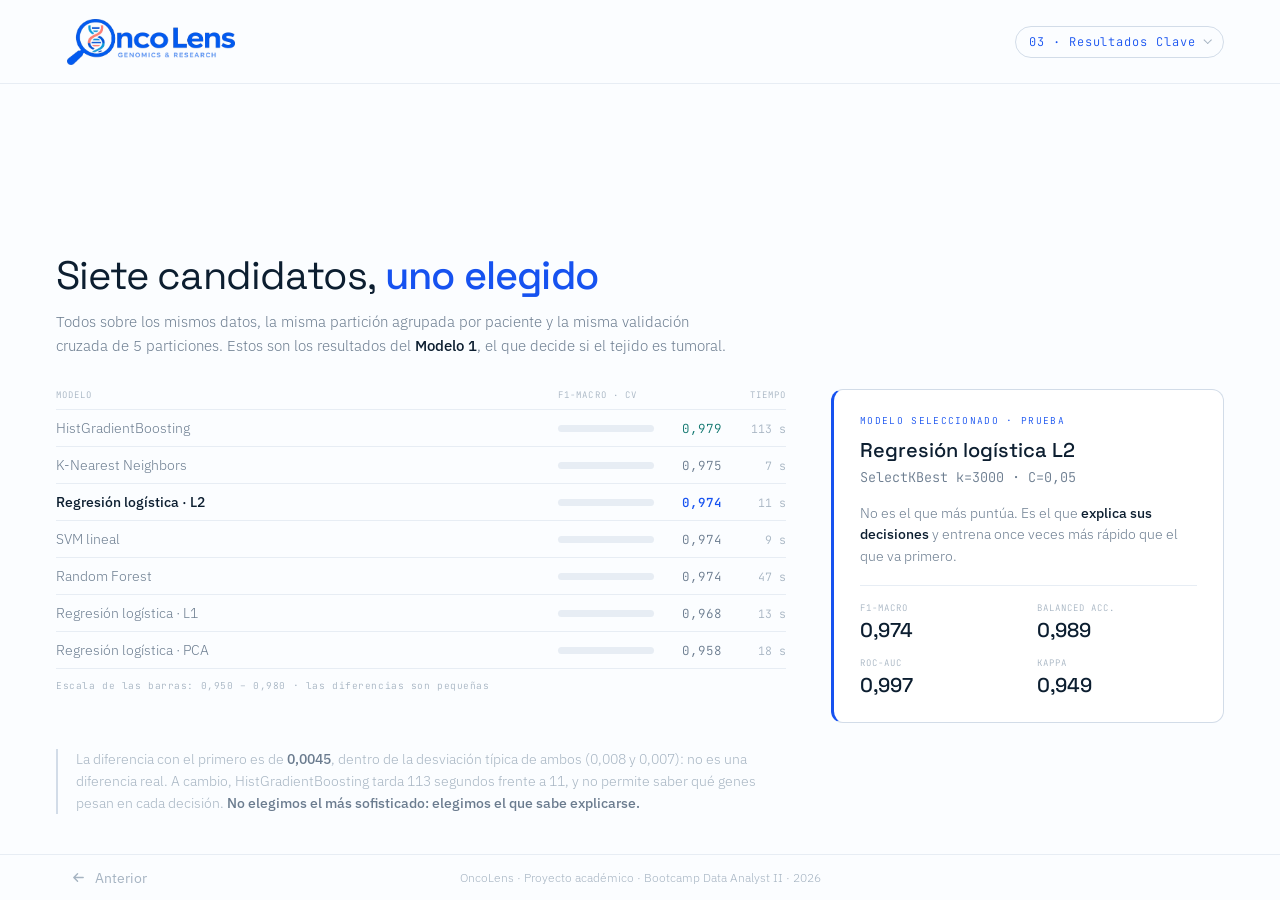
<file: docs/tour/03-resultados/index-03resultados.html>
<!DOCTYPE html>
<html lang="es">
<head>
  <meta charset="UTF-8">
  <meta name="viewport" content="width=device-width, initial-scale=1.0">
  <title>OncoLens · 03 Resultados</title>

  <link rel="preconnect" href="https://fonts.googleapis.com">
  <link rel="preconnect" href="https://fonts.gstatic.com" crossorigin>
  <link href="https://fonts.googleapis.com/css2?family=Space+Grotesk:wght@300;400;500;600&family=IBM+Plex+Sans:wght@300;400;500&family=JetBrains+Mono:wght@300;400;500&display=swap" rel="stylesheet">

  <link rel="stylesheet" href="../styles-tour.css">
  <link rel="stylesheet" href="../lente-styles.css">
</head>
<body class="tour-page">

<header class="tour-header">
  <a href="../../index.html" class="tour-logo">
    <img src="../../assets/img/logo/logo-oncolens.png" alt="OncoLens" width="168" height="46" class="logo-full">
    <img src="../../assets/img/logo/logo-oncolens-mark.png" alt="" width="46" height="46" class="logo-mark">
  </a>
  <nav class="tour-nav">
    <details class="tour-menu" id="tourMenu">
      <summary class="tour-progress">01 · Introducción</summary>
      <ul>
        <li><a href="../01-intro-oncolens/index-01intro.html">01 · Introducción</a></li>
        <li><a href="../02-datos-metodologia/index-02datos.html">02 · Los datos y la metodología</a></li>
        <li><a href="../03-resultados/index-03resultados.html" aria-current="page">03 · Resultados</a></li>
        <li><a href="../04-demo/index-04demo.html">04 · Demostración</a></li>
        <li><a href="../05-limitaciones/index-05limitaciones.html">05 · Limitaciones</a></li>
        <li><a href="../06-desarrollos-futuros/index-06desarrollos.html">06 · Desarrollos futuros</a></li>
        <li><a href="../07-equipo-agradecimientos/index-07equipo.html">07 · Equipo y agradecimientos</a></li>
      </ul>
    </details>
  </nav>
</header>

<main class="tour-container">


<section class="tour-section">
  <div class="tour-inner">
 
    <h2 class="tour-h2">Siete candidatos, <strong>uno elegido</strong></h2>
    <p class="tour-lead">Todos sobre los mismos datos, la misma partición agrupada por paciente y la misma validación cruzada de 5 particiones. Estos son los resultados del <strong>Modelo 1</strong>, el que decide si el tejido es tumoral.</p>
 
    <div class="comp" id="comp">
 
      <div class="rank">
        <div class="rank-cab">
          <span>Modelo</span><span>F1-macro · CV</span><span></span><span>Tiempo</span>
        </div>
 
        <div class="fila is-alto" style="--i:0">
          <span class="fila-nom">HistGradientBoosting</span>
          <span class="pista"><span class="relleno" style="--w:95.3%"></span></span>
          <span class="fila-val">0,979</span>
          <span class="fila-t">113 s</span>
        </div>
 
        <div class="fila" style="--i:1">
          <span class="fila-nom">K-Nearest Neighbors</span>
          <span class="pista"><span class="relleno" style="--w:84.6%"></span></span>
          <span class="fila-val">0,975</span>
          <span class="fila-t">7 s</span>
        </div>
 
        <div class="fila is-win" style="--i:2">
          <span class="fila-nom">Regresión logística · L2</span>
          <span class="pista"><span class="relleno" style="--w:80.2%"></span></span>
          <span class="fila-val">0,974</span>
          <span class="fila-t">11 s</span>
        </div>
 
        <div class="fila" style="--i:3">
          <span class="fila-nom">SVM lineal</span>
          <span class="pista"><span class="relleno" style="--w:79.3%"></span></span>
          <span class="fila-val">0,974</span>
          <span class="fila-t">9 s</span>
        </div>
 
        <div class="fila" style="--i:4">
          <span class="fila-nom">Random Forest</span>
          <span class="pista"><span class="relleno" style="--w:78.7%"></span></span>
          <span class="fila-val">0,974</span>
          <span class="fila-t">47 s</span>
        </div>
 
        <div class="fila" style="--i:5">
          <span class="fila-nom">Regresión logística · L1</span>
          <span class="pista"><span class="relleno" style="--w:61.0%"></span></span>
          <span class="fila-val">0,968</span>
          <span class="fila-t">13 s</span>
        </div>
 
        <div class="fila" style="--i:6">
          <span class="fila-nom">Regresión logística · PCA</span>
          <span class="pista"><span class="relleno" style="--w:27.0%"></span></span>
          <span class="fila-val">0,958</span>
          <span class="fila-t">18 s</span>
        </div>
 
        <p class="escala">Escala de las barras: 0,950 – 0,980 · las diferencias son pequeñas</p>
      </div>
 
      <div class="elegido">
        <span class="elegido-tag">Modelo seleccionado · prueba</span>
        <h3>Regresión logística L2</h3>
        <p class="elegido-sub">SelectKBest k=3000 · C=0,05</p>
        <p>No es el que más puntúa. Es el que <strong>explica sus decisiones</strong> y entrena once veces más rápido que el que va primero.</p>
 
        <dl class="met">
          <div><dt>F1-macro</dt><dd>0,974</dd></div>
          <div><dt>Balanced acc.</dt><dd>0,989</dd></div>
          <div><dt>ROC-AUC</dt><dd>0,997</dd></div>
          <div><dt>Kappa</dt><dd>0,949</dd></div>
        </dl>
      </div>
 
    </div>
 
    <p class="nota">La diferencia con el primero es de <strong>0,0045</strong>, dentro de la desviación típica de ambos (0,008 y 0,007): no es una diferencia real. A cambio, HistGradientBoosting tarda 113 segundos frente a 11, y no permite saber qué genes pesan en cada decisión. <strong>No elegimos el más sofisticado: elegimos el que sabe explicarse.</strong></p>
 
  </div>
</section>

<!-- 1 · Los resultados -->
<section class="tour-section">
  <div class="tour-inner">

    <h2 class="tour-h2">Lo que <strong>consigue</strong></h2>
    <p class="tour-lead">El sistema decide en dos pasos: primero si el tejido es tumoral, y solo si lo es, de qué tipo. Estos son los resultados sobre muestras que el modelo <strong>nunca había visto</strong>.</p>

    <div class="tour-grid">

      <article class="tour-card">
        <span class="tour-card-num">Modelo 1 · 340 muestras</span>
        <p><strong>¿Tumoral o sano?</strong><br>
        Acertó el <strong>100%</strong> de las muestras sanas, sin un solo falso positivo, y el <strong>97,8%</strong> de las tumorales.</p>

        <dl class="card-met">
          <div><dt>F1-macro</dt><dd>0,974</dd></div>
          <div><dt>Balanced accuracy</dt><dd>0,989</dd></div>
        </dl>
      </article>

      <article class="tour-card">
        <span class="tour-card-num">Modelo 2 · 268 muestras</span>
        <p><strong>¿Qué tipo de cáncer?</strong><br>
        Una vez confirmado el tumor, identificó el tipo correcto en el <strong>100%</strong> de los casos, entre cinco posibles.</p>

        <dl class="card-met">
          <div><dt>F1-macro</dt><dd>1,000</dd></div>
          <div><dt>Kappa</dt><dd>1,000</dd></div>
        </dl>
      </article>

    </div>

    <p class="tour-note">Un 100% pide explicación. El Modelo 2 solo distingue el <strong>órgano de origen</strong>, y cada tejido tiene un programa génico muy característico — es una tarea más fácil de lo que parece. La cifra que de verdad limita el sistema es el 97,8%: ese 2,2% de tumores que el Modelo 1 clasifica como sanos ya no llega nunca al segundo paso.</p>

  </div>
</section>


<section class="tour-section">
  <div class="tour-inner">
 
    <h2 class="tour-h2">El modelo <strong>redescubrió</strong> la patología</h2>
    <p class="tour-lead">Nadie le dijo qué buscar. Estos son los genes que más pesan en el <strong>Modelo 2</strong>, el que identifica el órgano de origen — y coinciden con los marcadores que un patólogo usa cada día.</p>
 
    <div class="gen" id="gen">
 
      <div>
        <div class="gen-cab">
          <span>Gen</span><span>Importancia</span><span>Cohorte</span>
        </div>
 
        <div class="gen-fila is-luad" style="--i:0"><span class="gen-nom">SFTPB</span><span class="gen-pista"><span class="gen-relleno" style="--w:95.4%"></span></span><span class="gen-coh">LUAD</span></div>
        <div class="gen-fila is-luad" style="--i:1"><span class="gen-nom">NKX2-1</span><span class="gen-pista"><span class="gen-relleno" style="--w:80.6%"></span></span><span class="gen-coh">LUAD</span></div>
        <div class="gen-fila is-luad" style="--i:2"><span class="gen-nom">SFTPA1</span><span class="gen-pista"><span class="gen-relleno" style="--w:80.4%"></span></span><span class="gen-coh">LUAD</span></div>
        <div class="gen-fila is-luad" style="--i:3"><span class="gen-nom">SFTA3</span><span class="gen-pista"><span class="gen-relleno" style="--w:76.9%"></span></span><span class="gen-coh">LUAD</span></div>
        <div class="gen-fila is-brca" style="--i:4"><span class="gen-nom">MMP3</span><span class="gen-pista"><span class="gen-relleno" style="--w:74.3%"></span></span><span class="gen-coh">BRCA</span></div>
        <div class="gen-fila is-luad" style="--i:5"><span class="gen-nom">CDKL2</span><span class="gen-pista"><span class="gen-relleno" style="--w:69.0%"></span></span><span class="gen-coh">LUAD</span></div>
        <div class="gen-fila is-luad" style="--i:6"><span class="gen-nom">SFTPC</span><span class="gen-pista"><span class="gen-relleno" style="--w:62.3%"></span></span><span class="gen-coh">LUAD</span></div>
        <div class="gen-fila is-luad" style="--i:7"><span class="gen-nom">SCGB3A2</span><span class="gen-pista"><span class="gen-relleno" style="--w:61.0%"></span></span><span class="gen-coh">LUAD</span></div>
        <div class="gen-fila is-luad" style="--i:8"><span class="gen-nom">SFTPA2</span><span class="gen-pista"><span class="gen-relleno" style="--w:60.3%"></span></span><span class="gen-coh">LUAD</span></div>
        <div class="gen-fila is-luad" style="--i:9"><span class="gen-nom">NAPSA</span><span class="gen-pista"><span class="gen-relleno" style="--w:47.8%"></span></span><span class="gen-coh">LUAD</span></div>
        <div class="gen-fila is-brca" style="--i:10"><span class="gen-nom">TCF21</span><span class="gen-pista"><span class="gen-relleno" style="--w:45.9%"></span></span><span class="gen-coh">BRCA</span></div>
        <div class="gen-fila is-luad" style="--i:11"><span class="gen-nom">ROS1</span><span class="gen-pista"><span class="gen-relleno" style="--w:44.3%"></span></span><span class="gen-coh">LUAD</span></div>
        <div class="gen-fila is-brca" style="--i:12"><span class="gen-nom">SCGB2A2</span><span class="gen-pista"><span class="gen-relleno" style="--w:15.3%"></span></span><span class="gen-coh">BRCA</span></div>
        <div class="gen-fila is-brca" style="--i:13"><span class="gen-nom">PRLR</span><span class="gen-pista"><span class="gen-relleno" style="--w:10.1%"></span></span><span class="gen-coh">BRCA</span></div>
 
        <p class="gen-escala">Importancia global · suma de coeficientes absolutos · escala 0,100 – 0,142</p>
      </div>
 
      <div class="gen-panel">
        <span class="gen-panel-tag">Lectura biológica</span>
        <h3>Siete de los diez primeros son genes del pulmón</h3>
        <p>SFTPB, SFTPA1, SFTPA2, SFTPC y SFTA3 codifican <strong>proteínas del surfactante</strong>, que solo producen los neumocitos del alvéolo. No existen fuera del pulmón.</p>
        <p>Y dos de ellos son, literalmente, los anticuerpos que se usan en el laboratorio para confirmar un adenocarcinoma de pulmón:</p>
 
        <dl class="gen-par">
          <div><dt>NKX2-1</dt><dd>Se conoce en patología como <b>TTF-1</b></dd></div>
          <div><dt>NAPSA</dt><dd>Se conoce como <b>Napsina A</b></dd></div>
          <div><dt>SCGB2A2</dt><dd>Es la <b>mamaglobina</b>, marcador de mama</dd></div>
        </dl>
      </div>
 
    </div>
 
    <p class="gen-nota">El modelo solo vio números: 20.531 valores de expresión por muestra, sin ninguna anotación biológica. <strong>Llegó por su cuenta a los mismos marcadores que la histopatología lleva décadas usando.</strong> No es una validación clínica, pero sí una señal de que lo que aprendió tiene sentido.</p>
 
  </div>
</section>


</main>

<div class="tour-bar">
  <span class="tour-bar-prog" id="barProg"></span>

  <button type="button" class="tour-bar-prev" onclick="prevApartado()" aria-label="Apartado anterior">
    <svg width="15" height="15" viewBox="0 0 16 16" fill="none" aria-hidden="true">
      <path d="M13 8H3M3 8l4-4M3 8l4 4" stroke="currentColor" stroke-width="1.5" stroke-linecap="round" stroke-linejoin="round"/>
    </svg>
    Anterior
  </button>

  <span class="tour-bar-tag">OncoLens · Proyecto académico · Bootcamp Data Analyst II · 2026</span>
  
  <button type="button" class="tour-bar-next" onclick="nextApartado()">
    Siguiente apartado
    <svg width="15" height="15" viewBox="0 0 16 16" fill="none" aria-hidden="true">
      <path d="M3 8h10M13 8L9 4M13 8l-4 4" stroke="currentColor" stroke-width="1.5" stroke-linecap="round" stroke-linejoin="round"/>
    </svg>
  </button>
</div>

<script src="../../assets/js/3Dmol-min.js"></script>
<script src="../script-tour.js"></script>
<script src="../lente-script.js"></script>
<script>
(function () {
  const el = document.getElementById('gen');
  if (!el) return;
  new IntersectionObserver((es, obs) => {
    es.forEach(e => {
      if (e.isIntersecting) { el.classList.add('is-live'); obs.disconnect(); }
    });
  }, { threshold: 0.3 }).observe(el);
})();
</script>
</body>
</html>
</file>
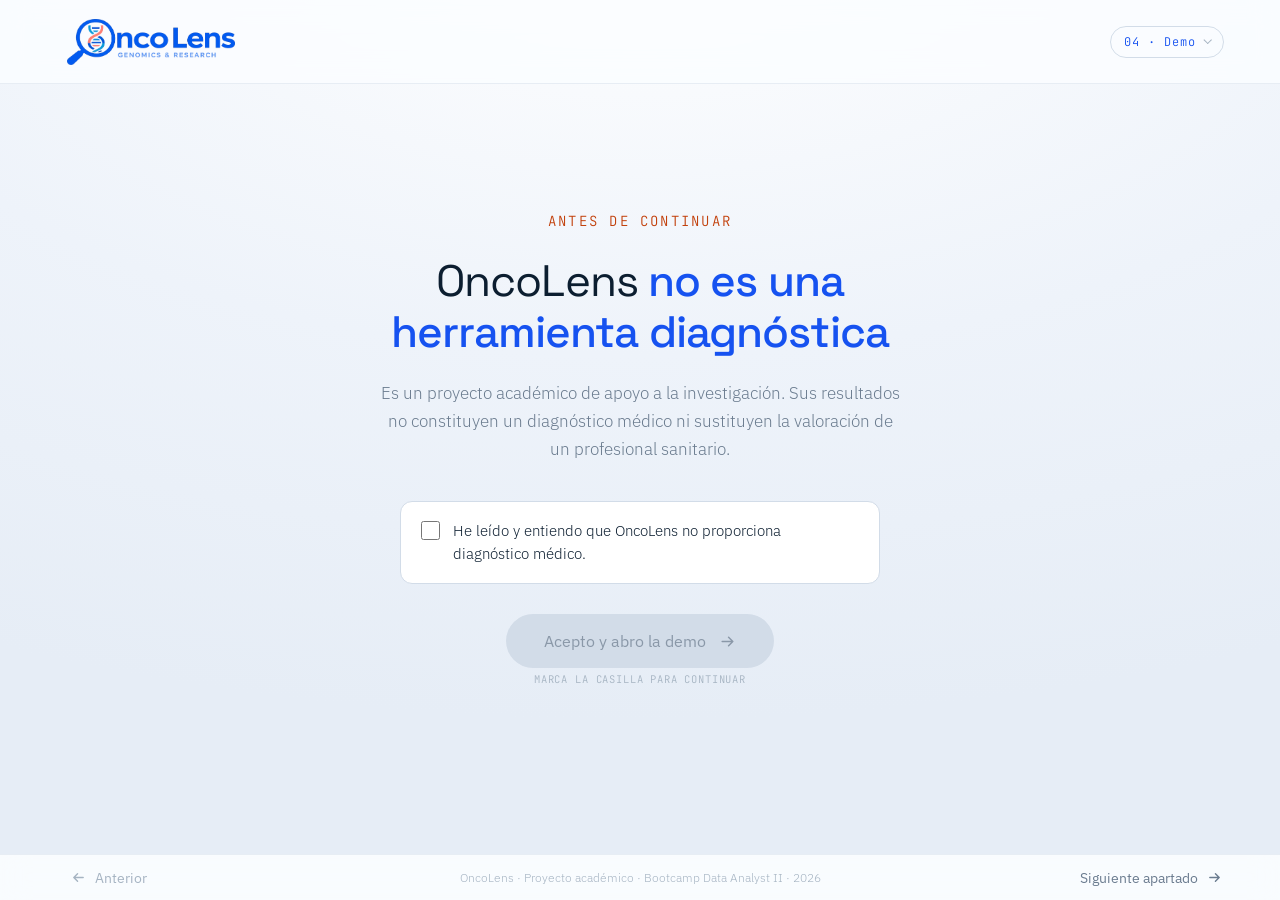
<file: docs/tour/04-demo/index-04demo.html>
<!DOCTYPE html>
<html lang="es">
<head>
  <meta charset="UTF-8">
  <meta name="viewport" content="width=device-width, initial-scale=1.0">
  <title>OncoLens · 04 Demo - Advertencia</title>

  <link rel="preconnect" href="https://fonts.googleapis.com">
  <link rel="preconnect" href="https://fonts.gstatic.com" crossorigin>
  <link href="https://fonts.googleapis.com/css2?family=Space+Grotesk:wght@300;400;500;600&family=IBM+Plex+Sans:wght@300;400;500&family=JetBrains+Mono:wght@300;400;500&display=swap" rel="stylesheet">

  <link rel="stylesheet" href="../styles-tour.css">
</head>
<body class="gate-page">

<header class="tour-header">
  <a href="../../index.html" class="tour-logo">
    <img src="../../assets/img/logo/logo-oncolens.png" alt="OncoLens" width="168" height="46" class="logo-full">
    <img src="../../assets/img/logo/logo-oncolens-mark.png" alt="" width="46" height="46" class="logo-mark">
  </a>
  <nav class="tour-nav">
    <details class="tour-menu" id="tourMenu">
      <summary class="tour-progress">04 · Demo</summary>
      <ul>
        <li><a href="../01-intro-oncolens/index-01intro.html">01 · Introducción</a></li>
        <li><a href="../02-datos-metodologia/index-02datos.html">02 · Los datos y la metodología</a></li>
        <li><a href="../03-resultados/index-03resultados.html">03 · Resultados</a></li>
        <li><a href="../04-demo/index-04demo.html" aria-current="page">04 · Demostración</a></li>
        <li><a href="../05-limitaciones/index-05limitaciones.html">05 · Limitaciones</a></li>
        <li><a href="../06-desarrollos-futuros/index-06desarrollos.html">06 · Desarrollos futuros</a></li>
        <li><a href="../07-equipo-agradecimientos/index-07equipo.html">07 · Equipo y agradecimientos</a></li>
      </ul>
    </details>
  </nav>
</header>

<main class="gate-main">
  <div class="gate-box">

    <p class="gate-eyebrow">Antes de continuar</p>

    <h1 class="gate-title">OncoLens <strong>no es una herramienta diagnóstica</strong></h1>

    <p class="gate-text">Es un proyecto académico de apoyo a la investigación. Sus resultados no constituyen un diagnóstico médico ni sustituyen la valoración de un profesional sanitario.</p>

    <label class="gate-check" for="ok">
      <input type="checkbox" id="ok">
      <span>He leído y entiendo que OncoLens no proporciona diagnóstico médico.</span>
    </label>

    <div class="gate-actions">
      <div>
        <button type="button" class="gate-btn" id="ir" aria-disabled="true">
          Acepto y abro la demo
          <svg width="17" height="17" viewBox="0 0 16 16" fill="none" aria-hidden="true">
            <path d="M3 8h10M13 8L9 4M13 8l-4 4" stroke="currentColor" stroke-width="1.4" stroke-linecap="round" stroke-linejoin="round"/>
          </svg>
        </button>
        <p class="gate-hint" id="pista" role="status">Marca la casilla para continuar</p>
      </div>

      <!--<div class="gate-alt">
        <a href="#" id="volver">Volver</a>
        <a href="../05-limitaciones/index-05limitaciones.html">Continuar con el tour</a>
      </div>-->
    </div>

  </div>
</main>

<div class="tour-bar">
  <span class="tour-bar-prog" id="barProg"></span>

  <button type="button" class="tour-bar-prev" onclick="prevApartado()" aria-label="Apartado anterior">
    <svg width="15" height="15" viewBox="0 0 16 16" fill="none" aria-hidden="true">
      <path d="M13 8H3M3 8l4-4M3 8l4 4" stroke="currentColor" stroke-width="1.5" stroke-linecap="round" stroke-linejoin="round"/>
    </svg>
    Anterior
  </button>

  <span class="tour-bar-tag">OncoLens · Proyecto académico · Bootcamp Data Analyst II · 2026</span>
  
  <button type="button" class="tour-bar-next" onclick="nextApartado()">
    Siguiente apartado
    <svg width="15" height="15" viewBox="0 0 16 16" fill="none" aria-hidden="true">
      <path d="M3 8h10M13 8L9 4M13 8l-4 4" stroke="currentColor" stroke-width="1.5" stroke-linecap="round" stroke-linejoin="round"/>
    </svg>
  </button>
</div>
<script src="../script-tour.js"></script>

<script>
(function(){
  const DEMO_URL = 'https://onco-seq-explorer-app.onrender.com';

  const chk   = document.getElementById('ok');
  const btn   = document.getElementById('ir');
  const pista = document.getElementById('pista');
  if (!chk || !btn) return;

  function sync(){
    const listo = chk.checked;
    btn.setAttribute('aria-disabled', listo ? 'false' : 'true');
    if (pista) pista.textContent = listo
      ? 'La demo se abrirá en una pestaña nueva'
      : 'Marca la casilla para continuar';
  }

  chk.addEventListener('change', sync);

  btn.addEventListener('click', function(){
    if (btn.getAttribute('aria-disabled') === 'true') { chk.focus(); return; }
    window.open(DEMO_URL, '_blank', 'noopener');
  });

  sync();
})();
</script>

</body>
</html>
</file>
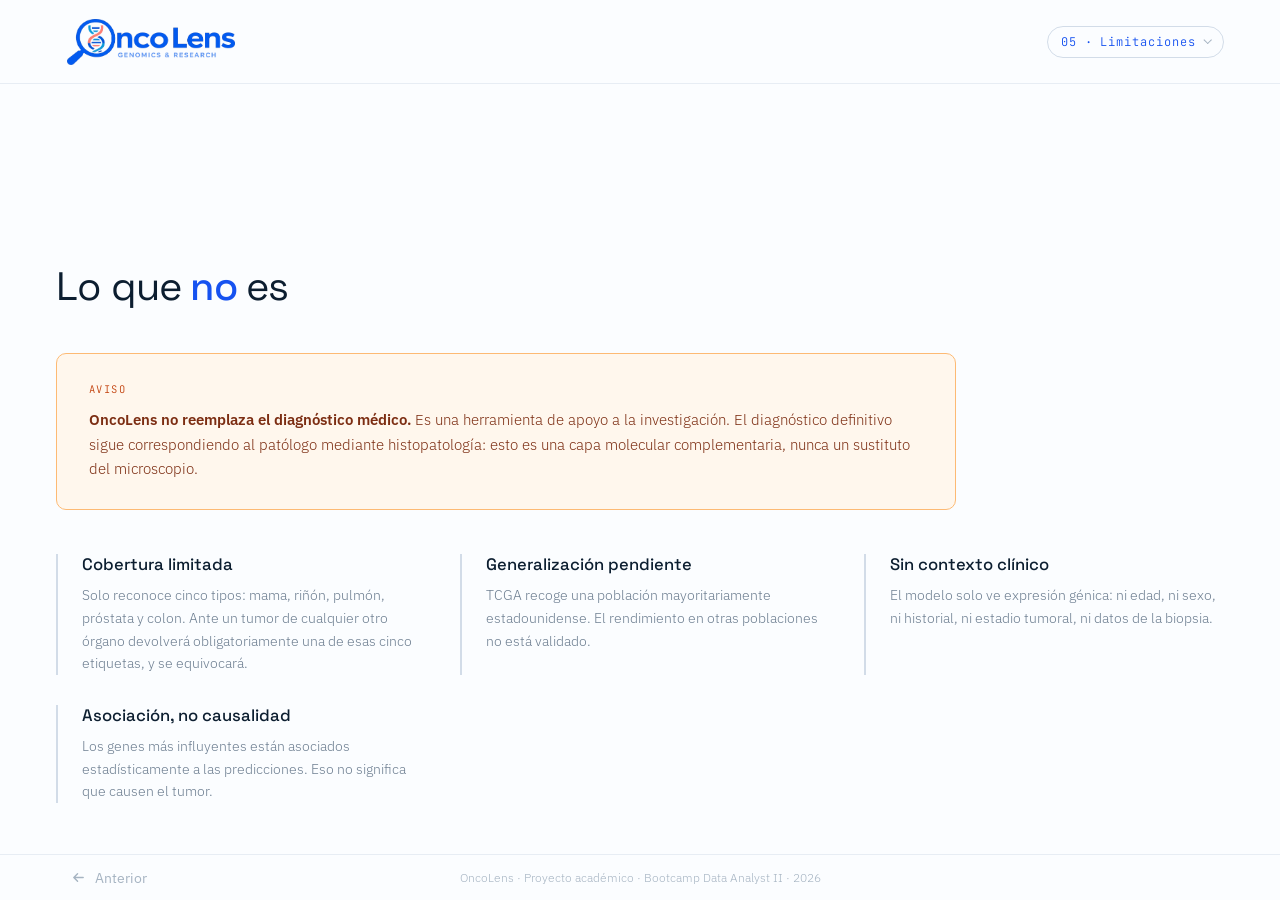
<file: docs/tour/05-limitaciones/index-05limitaciones.html>
<!DOCTYPE html>
<html lang="es">
<head>
  <meta charset="UTF-8">
  <meta name="viewport" content="width=device-width, initial-scale=1.0">
  <title>OncoLens · 05 Limitaciones</title>

  <link rel="preconnect" href="https://fonts.googleapis.com">
  <link rel="preconnect" href="https://fonts.gstatic.com" crossorigin>
  <link href="https://fonts.googleapis.com/css2?family=Space+Grotesk:wght@300;400;500;600&family=IBM+Plex+Sans:wght@300;400;500&family=JetBrains+Mono:wght@300;400;500&display=swap" rel="stylesheet">

  <link rel="stylesheet" href="../styles-tour.css">
  <link rel="stylesheet" href="../lente-styles.css">
</head>
<body class="tour-page">

<header class="tour-header">
  <a href="../../index.html" class="tour-logo">
    <img src="../../assets/img/logo/logo-oncolens.png" alt="OncoLens" width="168" height="46" class="logo-full">
    <img src="../../assets/img/logo/logo-oncolens-mark.png" alt="" width="46" height="46" class="logo-mark">
  </a>
  <nav class="tour-nav">
    <details class="tour-menu" id="tourMenu">
      <summary class="tour-progress">01 · Introducción</summary>
      <ul>
        <li><a href="../01-intro-oncolens/index-01intro.html">01 · Introducción</a></li>
        <li><a href="../02-datos-metodologia/index-02datos.html">02 · Los datos y la metodología</a></li>
        <li><a href="../03-resultados/index-03resultados.html">03 · Resultados</a></li>
        <li><a href="../04-demo/index-04demo.html">04 · Demostración</a></li>
        <li><a href="../05-limitaciones/index-05limitaciones.html" aria-current="page">05 · Limitaciones</a></li>
        <li><a href="../06-desarrollos-futuros/index-06desarrollos.html">06 · Desarrollos futuros</a></li>
        <li><a href="../07-equipo-agradecimientos/index-07equipo.html">07 · Equipo y agradecimientos</a></li>
      </ul>
    </details>
  </nav>
</header>

<main class="tour-container">

 <!-- ============================================================
     CAPÍTULO 05 · LIMITACIONES
     Pegar dentro de <main class="tour-container">, antes del cierre.
     No requiere CSS nuevo.
     ============================================================ -->

<!-- 1 · Lo que no es -->
<section class="tour-section">
  <div class="tour-inner">

    <h2 class="tour-h2">Lo que <strong>no</strong> es</h2>

    <div class="tour-callout">
      <span>Aviso</span>
      <p><strong>OncoLens no reemplaza el diagnóstico médico.</strong> Es una herramienta de apoyo a la investigación. El diagnóstico definitivo sigue correspondiendo al patólogo mediante histopatología: esto es una capa molecular complementaria, nunca un sustituto del microscopio.</p>
    </div>

    <div class="tour-limits">

      <article class="tour-limit">
        <h4>Cobertura limitada</h4>
        <p>Solo reconoce cinco tipos: mama, riñón, pulmón, próstata y colon. Ante un tumor de cualquier otro órgano devolverá obligatoriamente una de esas cinco etiquetas, y se equivocará.</p>
      </article>

      <article class="tour-limit">
        <h4>Generalización pendiente</h4>
        <p>TCGA recoge una población mayoritariamente estadounidense. El rendimiento en otras poblaciones no está validado.</p>
      </article>

      <article class="tour-limit">
        <h4>Sin contexto clínico</h4>
        <p>El modelo solo ve expresión génica: ni edad, ni sexo, ni historial, ni estadio tumoral, ni datos de la biopsia.</p>
      </article>

      <article class="tour-limit">
        <h4>Asociación, no causalidad</h4>
        <p>Los genes más influyentes están asociados estadísticamente a las predicciones. Eso no significa que causen el tumor.</p>
      </article>

    </div>

  </div>
</section>

<!-- 2 · El error que no se recupera -->
<section class="tour-section tour-section--surface">
  <div class="tour-inner">

    <h2 class="tour-h2">El error que no se <strong>recupera</strong></h2>
    <p class="tour-lead">El Modelo 1 clasifica como sanas alrededor del <strong>2% de las muestras tumorales</strong>. Unas 6 de cada 300.</p>

    <div class="tour-steps">

      <article class="tour-step">
        <span class="tour-step-num">01</span>
        <div class="tour-step-body">
          <h4>Por qué es la limitación crítica</h4>
          <p>El Modelo 2 solo interviene sobre lo que el Modelo 1 marca como tumor. Si una muestra se cataloga como sana, sale del sistema y no vuelve a entrar.</p>
        </div>
      </article>

      <article class="tour-step">
        <span class="tour-step-num">02</span>
        <div class="tour-step-body">
          <h4>Qué significa en la práctica</h4>
          <p>Un falso negativo aquí no es un error menor: es un tumor que el sistema no señala. En una herramienta de apoyo real, ese es el fallo que más pesa.</p>
        </div>
      </article>

      <article class="tour-step">
        <span class="tour-step-num">03</span>
        <div class="tour-step-body">
          <h4>Qué haríamos</h4>
          <p>Ajustar el umbral del Modelo 1 para priorizar el recall tumoral, aunque suba el número de falsas alarmas. En este contexto, revisar de más cuesta menos que pasar por alto.</p>
        </div>
      </article>

    </div>

    <p class="tour-note">Por eso el <strong>recall de la clase tumoral</strong> es la métrica que vigilamos, y no la exactitud global. Un sistema con 99% de acierto que falle justo en los tumores sería inútil.</p>

  </div>
</section>

    <!-- 11 · CIERRE + SIGUIENTE 
  <section class="tour-section tour-section--end">
    <div class="tour-end-inner">
      <p class="tour-end-label">Siguiente apartado</p>
      <p class="tour-end-next">02 · Los datos y la metodología</p>
      <button type="button" class="tour-btn-next" onclick="nextApartado()">
        Continuar
        <svg width="17" height="17" viewBox="0 0 16 16" fill="none" aria-hidden="true">
          <path d="M3 8h10M13 8L9 4M13 8l-4 4" stroke="currentColor" stroke-width="1.4" stroke-linecap="round" stroke-linejoin="round"/>
        </svg>
      </button>
      <p class="tour-hint">También puedes pulsar <kbd>→</kbd> o <kbd>Espacio</kbd></p>
    </div>
    <footer class="tour-footer">
      <p>OncoLens · Proyecto académico · Bootcamp Data Analyst II · 2026</p>
    </footer>
  </section> -->

</main>

<div class="tour-bar">
  <span class="tour-bar-prog" id="barProg"></span>

  <button type="button" class="tour-bar-prev" onclick="prevApartado()" aria-label="Apartado anterior">
    <svg width="15" height="15" viewBox="0 0 16 16" fill="none" aria-hidden="true">
      <path d="M13 8H3M3 8l4-4M3 8l4 4" stroke="currentColor" stroke-width="1.5" stroke-linecap="round" stroke-linejoin="round"/>
    </svg>
    Anterior
  </button>

  <span class="tour-bar-tag">OncoLens · Proyecto académico · Bootcamp Data Analyst II · 2026</span>

  <button type="button" class="tour-bar-next" onclick="nextApartado()">
    Siguiente apartado
    <svg width="15" height="15" viewBox="0 0 16 16" fill="none" aria-hidden="true">
      <path d="M3 8h10M13 8L9 4M13 8l-4 4" stroke="currentColor" stroke-width="1.5" stroke-linecap="round" stroke-linejoin="round"/>
    </svg>
  </button>
</div>

<script src="../../assets/js/3Dmol-min.js"></script>
<script src="../script-tour.js"></script>
<script src="../lente-script.js"></script>
</body>
</html>
</file>
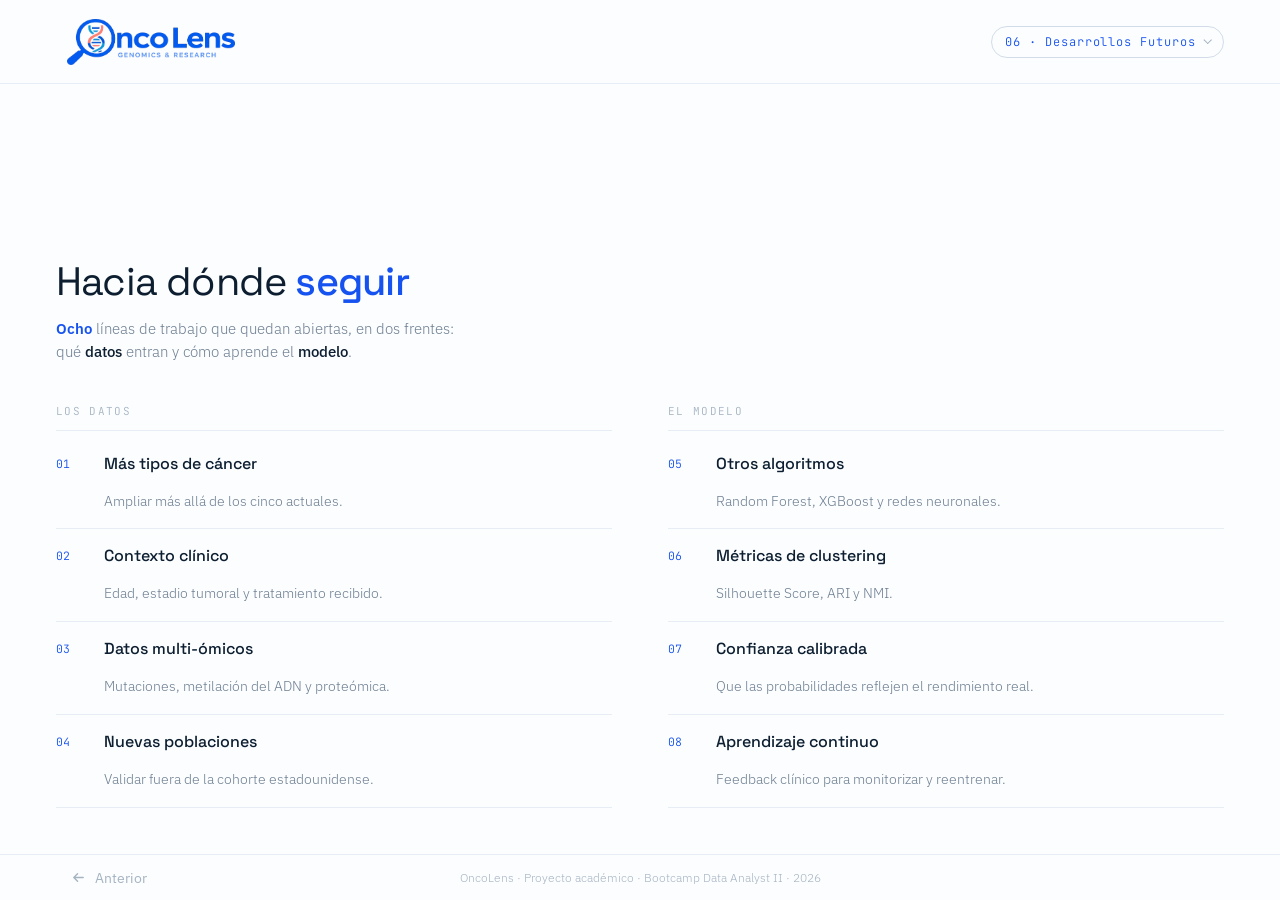
<file: docs/tour/06-desarrollos-futuros/index-06desarrollos.html>
<!DOCTYPE html>
<html lang="es">
<head>
  <meta charset="UTF-8">
  <meta name="viewport" content="width=device-width, initial-scale=1.0">
  <title>OncoLens · 06 Desarrollos futuros</title>

  <link rel="preconnect" href="https://fonts.googleapis.com">
  <link rel="preconnect" href="https://fonts.gstatic.com" crossorigin>
  <link href="https://fonts.googleapis.com/css2?family=Space+Grotesk:wght@300;400;500;600&family=IBM+Plex+Sans:wght@300;400;500&family=JetBrains+Mono:wght@300;400;500&display=swap" rel="stylesheet">

  <link rel="stylesheet" href="../styles-tour.css">
  <link rel="stylesheet" href="../lente-styles.css">
</head>
<body class="tour-page">

<header class="tour-header">
  <a href="../../index.html" class="tour-logo">
    <img src="../../assets/img/logo/logo-oncolens.png" alt="OncoLens" width="168" height="46" class="logo-full">
    <img src="../../assets/img/logo/logo-oncolens-mark.png" alt="" width="46" height="46" class="logo-mark">
  </a>
  <nav class="tour-nav">
    <details class="tour-menu" id="tourMenu">
      <summary class="tour-progress">01 · Introducción</summary>
      <ul>
        <li><a href="../01-intro-oncolens/index-01intro.html">01 · Introducción</a></li>
        <li><a href="../02-datos-metodologia/index-02datos.html">02 · Los datos y la metodología</a></li>
        <li><a href="../03-resultados/index-03resultados.html">03 · Resultados</a></li>
        <li><a href="../04-demo/index-04demo.html">04 · Demostración</a></li>
        <li><a href="../05-limitaciones/index-05limitaciones.html">05 · Limitaciones</a></li>
        <li><a href="../06-desarrollos-futuros/index-06desarrollos.html" aria-current="page">06 · Desarrollos futuros</a></li>
        <li><a href="../07-equipo-agradecimientos/index-07equipo.html">07 · Equipo y agradecimientos</a></li>
      </ul>
    </details>
  </nav>
</header>

<main class="tour-container">

  <!-- 1 · Mejoras futuras -->
<section class="tour-section">
  <div class="tour-inner">

    <h2 class="tour-h2">Hacia dónde <strong>seguir</strong></h2>
    <p class="tour-lead"><span style="font-weight: 600; color: var(--accent);">Ocho</span> líneas de trabajo que quedan abiertas, en dos frentes: <br>qué <span style="font-weight: 500; color: var(--ink);">datos</span> entran y cómo aprende el <span style="font-weight: 500; color: var(--ink);">modelo</span>.</p>

    <div class="next-grid">

      <div class="next-col">
        <p class="next-head">Los datos</p>
        <ol class="next-list">
          <li><b>Más tipos de cáncer</b><span>Ampliar más allá de los cinco actuales.</span></li>
          <li><b>Contexto clínico</b><span>Edad, estadio tumoral y tratamiento recibido.</span></li>
          <li><b>Datos multi-ómicos</b><span>Mutaciones, metilación del ADN y proteómica.</span></li>
          <li><b>Nuevas poblaciones</b><span>Validar fuera de la cohorte estadounidense.</span></li>
        </ol>
      </div>

      <div class="next-col">
        <p class="next-head">El modelo</p>
        <ol class="next-list" start="5">
          <li><b>Otros algoritmos</b><span>Random Forest, XGBoost y redes neuronales.</span></li>
          <li><b>Métricas de clustering</b><span>Silhouette Score, ARI y NMI.</span></li>
          <li><b>Confianza calibrada</b><span>Que las probabilidades reflejen el rendimiento real.</span></li>
          <li><b>Aprendizaje continuo</b><span>Feedback clínico para monitorizar y reentrenar.</span></li>
        </ol>
      </div>

    </div>

  </div>
</section>

<!-- APROBADO JAVIER DÍAZ SANTOS -->
<section class="tour-section tour-section--surface">
  <div class="tour-inner">

    <h2 class="tour-h2">Del aula a la <strong>consulta</strong></h2>

    <div class="doc">
      <div class="doc-photo">
        <img src="img06/drjavierdiazsantos.jpeg" alt="Dr. Javier Díaz Santos">
      </div>
      <div class="doc-body">
        <p class="tour-lead"><strong>Dr. Javier Díaz Santos</strong> <i>Jefe del servicio de oncología</i> 
          <br><strong> Hospital HM Santa Elena</strong></p>
        <div class="doc-org">
          <img src="img06/logo_hm_hospitales_horizontal.png" alt="Hospitales HM" loading="lazy">
        </div>
      </div>
    </div>

    <div class="prop">
      <div class="prop-body">
        <p class="prop-lead">Nuestro trabajo ahora mismo es <strong>exploratorio</strong>.</p>
        <p class="prop-lead">Se abren posibilidades a <strong>investigación</strong> y <strong>publicación científica</strong> desde el análisis de datos.</p>
        <p class="prop-lead">Posibilidad de <span style="font-weight: 600; color: var(--accent);">replicar</span> el modelo de análisis de <span style="font-style: italic; color: var(--accent); font-weight: 300;">FoundationOne</span> por un coste mucho menor.</p>      
      </div>

      <div class="prop-cost">
        <div class="cost-item">
          <span class="cost-lab">Panel genómico comercial</span>
          <span class="cost-num">≈ 4.000 €</span>
        </div>
        <div class="cost-arrow" aria-hidden="true">
          <svg width="22" height="14" viewBox="0 0 20 14" fill="none"><path d="M1 7h17M18 7l-5-5M18 7l-5 5" stroke="currentColor" stroke-width="1.4" stroke-linecap="round" stroke-linejoin="round"/></svg>
        </div>
        <div class="cost-item is-goal">
          <span class="cost-lab">Objetivo planteado</span>
          <span class="cost-num">300 – 600 €</span>
        </div>
        <p class="cost-src">Cifras estimadas por el Dr. Díaz Santos durante la entrevista.</p>

      </div>
    </div>

    <!--<p class="tour-note prop-nota">No es una promesa de producto. Es la dirección señalada por alguien que trata pacientes cada día.</p>  -->

  </div>
</section>



  

    <!-- 11 · CIERRE + SIGUIENTE 
  <section class="tour-section tour-section--end">
    <div class="tour-end-inner">
      <p class="tour-end-label">Siguiente apartado</p>
      <p class="tour-end-next">02 · Los datos y la metodología</p>
      <button type="button" class="tour-btn-next" onclick="nextApartado()">
        Continuar
        <svg width="17" height="17" viewBox="0 0 16 16" fill="none" aria-hidden="true">
          <path d="M3 8h10M13 8L9 4M13 8l-4 4" stroke="currentColor" stroke-width="1.4" stroke-linecap="round" stroke-linejoin="round"/>
        </svg>
      </button>
      <p class="tour-hint">También puedes pulsar <kbd>→</kbd> o <kbd>Espacio</kbd></p>
    </div>
    <footer class="tour-footer">
      <p>OncoLens · Proyecto académico · Bootcamp Data Analyst II · 2026</p>
    </footer>
  </section> -->

</main>

<div class="tour-bar">
  <span class="tour-bar-prog" id="barProg"></span>

  <button type="button" class="tour-bar-prev" onclick="prevApartado()" aria-label="Apartado anterior">
    <svg width="15" height="15" viewBox="0 0 16 16" fill="none" aria-hidden="true">
      <path d="M13 8H3M3 8l4-4M3 8l4 4" stroke="currentColor" stroke-width="1.5" stroke-linecap="round" stroke-linejoin="round"/>
    </svg>
    Anterior
  </button>

  <span class="tour-bar-tag">OncoLens · Proyecto académico · Bootcamp Data Analyst II · 2026</span>
  
  <button type="button" class="tour-bar-next" onclick="nextApartado()">
    Siguiente apartado
    <svg width="15" height="15" viewBox="0 0 16 16" fill="none" aria-hidden="true">
      <path d="M3 8h10M13 8L9 4M13 8l-4 4" stroke="currentColor" stroke-width="1.5" stroke-linecap="round" stroke-linejoin="round"/>
    </svg>
  </button>
</div>

<script src="../../assets/js/3Dmol-min.js"></script>
<script src="../script-tour.js"></script>
<script src="../lente-script.js"></script>
</body>
</html>
</file>
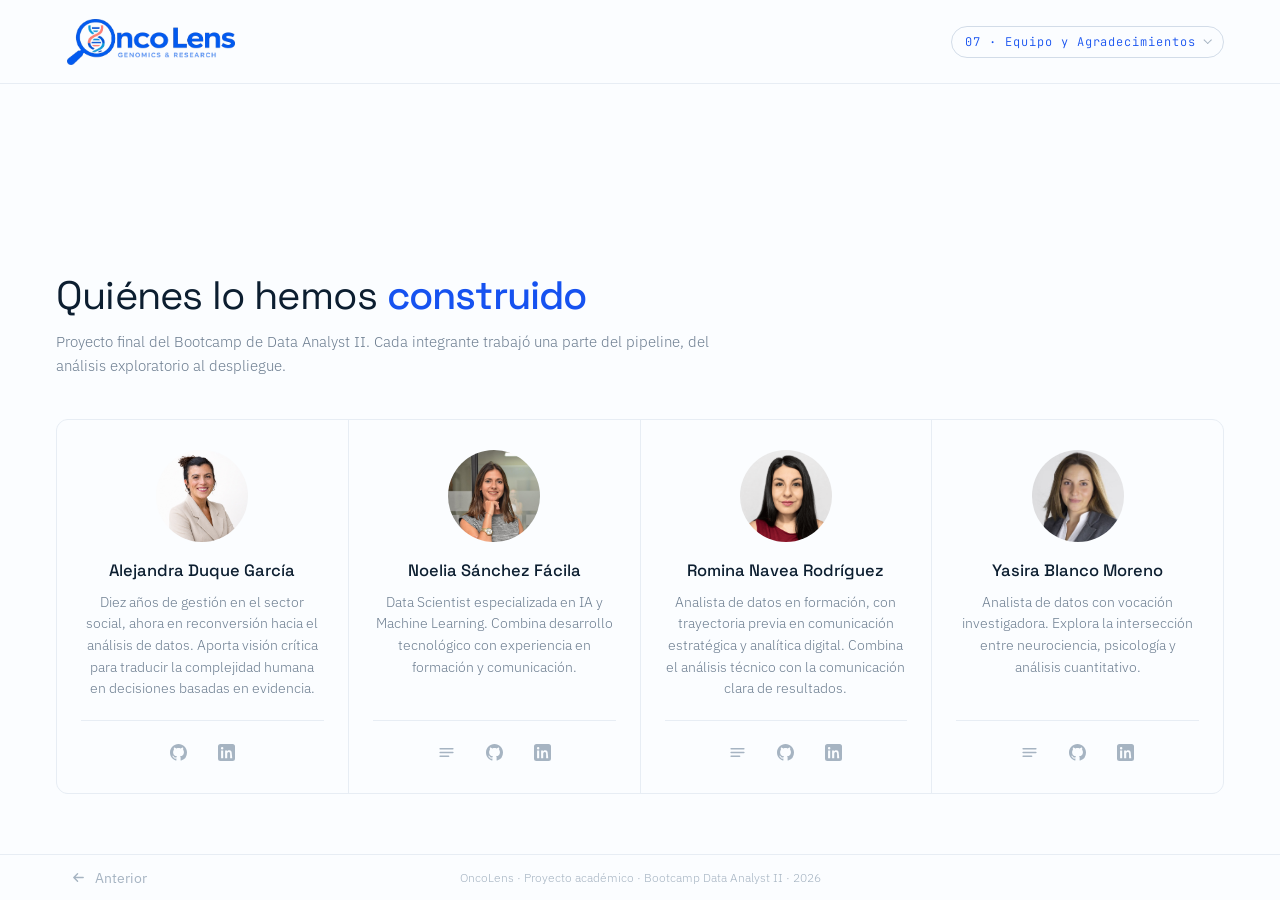
<file: docs/tour/07-equipo-agradecimientos/index-07equipo.html>
<!DOCTYPE html>
<html lang="es">
<head>
  <meta charset="UTF-8">
  <meta name="viewport" content="width=device-width, initial-scale=1.0">
  <title>OncoLens · 07 Equipo y Agradecimientos</title>

  <link rel="preconnect" href="https://fonts.googleapis.com">
  <link rel="preconnect" href="https://fonts.gstatic.com" crossorigin>
  <link href="https://fonts.googleapis.com/css2?family=Space+Grotesk:wght@300;400;500;600&family=IBM+Plex+Sans:wght@300;400;500&family=JetBrains+Mono:wght@300;400;500&display=swap" rel="stylesheet">

  <link rel="stylesheet" href="../styles-tour.css">
  <link rel="stylesheet" href="../lente-styles.css">

</head>
<body class="tour-page">

<header class="tour-header">
  <a href="../../index.html" class="tour-logo">
    <img src="../../assets/img/logo/logo-oncolens.png" alt="OncoLens" width="168" height="46" class="logo-full">
    <img src="../../assets/img/logo/logo-oncolens-mark.png" alt="" width="46" height="46" class="logo-mark">
  </a>
  <nav class="tour-nav">
    <details class="tour-menu" id="tourMenu">
      <summary class="tour-progress">01 · Introducción</summary>
      <ul>
        <li><a href="../01-intro-oncolens/index-01intro.html">01 · Introducción</a></li>
        <li><a href="../02-datos-metodologia/index-02datos.html">02 · Los datos y la metodología</a></li>
        <li><a href="../03-resultados/index-03resultados.html">03 · Resultados</a></li>
        <li><a href="../04-demo/index-04demo.html">04 · Demostración</a></li>
        <li><a href="../05-limitaciones/index-05limitaciones.html">05 · Limitaciones</a></li>
        <li><a href="../06-desarrollos-futuros/index-06desarrollos.html">06 · Desarrollos futuros</a></li>
        <li><a href="../07-equipo-agradecimientos/index-07equipo.html" aria-current="page">07 · Equipo y agradecimientos</a></li>
      </ul>
    </details>
  </nav>
</header>

<main class="tour-container">

  <!-- 1 · Equipo -->
  <section class="tour-section">
    <div class="tour-inner">

      <h2 class="tour-h2">Quiénes lo hemos <strong>construido</strong></h2>
      <p class="tour-lead">Proyecto final del Bootcamp de Data Analyst II. Cada integrante trabajó una parte del pipeline, del análisis exploratorio al despliegue.</p>

      <div class="team">

        <article class="member">
          <div class="member-photo">
            <img src="../../assets/img/team/alejandragarciaduque.jpeg" alt="Alejandra Duque García">
          </div>
          <h4>Alejandra Duque García</h4>
          <p class="member-bio">Diez años de gestión en el sector social, ahora en reconversión hacia el análisis de datos. Aporta visión crítica para traducir la complejidad humana en decisiones basadas en evidencia.</p>
          <div class="member-links">
            <a href="#" target="_blank" rel="noopener" aria-label="GitHub de Alejandra Duque">
              <svg viewBox="0 0 16 16" width="17" height="17" fill="currentColor"><path d="M8 0C3.58 0 0 3.58 0 8c0 3.54 2.29 6.53 5.47 7.59.4.07.55-.17.55-.38 0-.19-.01-.82-.01-1.49-2.01.37-2.53-.49-2.69-.94-.09-.23-.48-.94-.82-1.13-.28-.15-.68-.52-.01-.53.63-.01 1.08.58 1.23.82.72 1.21 1.87.87 2.33.66.07-.52.28-.87.51-1.07-1.78-.2-3.64-.89-3.64-3.95 0-.87.31-1.59.82-2.15-.08-.2-.36-1.02.08-2.12 0 0 .67-.21 2.2.82.64-.18 1.32-.27 2-.27.68 0 1.36.09 2 .27 1.53-1.04 2.2-.82 2.2-.82.44 1.1.16 1.92.08 2.12.51.56.82 1.27.82 2.15 0 3.07-1.87 3.75-3.65 3.95.29.25.54.73.54 1.48 0 1.07-.01 1.93-.01 2.2 0 .21.15.46.55.38A8.01 8.01 0 0016 8c0-4.42-3.58-8-8-8z"/></svg>
            </a>
            <a href="#" target="_blank" rel="noopener" aria-label="LinkedIn de Alejandra Duque">
              <svg viewBox="0 0 16 16" width="17" height="17" fill="currentColor"><path d="M13.63 0H2.37A2.37 2.37 0 000 2.37v11.26A2.37 2.37 0 002.37 16h11.26A2.37 2.37 0 0016 13.63V2.37A2.37 2.37 0 0013.63 0zM4.9 13.4H2.9V6h2zM3.9 5.1a1.16 1.16 0 110-2.32 1.16 1.16 0 010 2.32zM13.4 13.4h-2V9.6c0-.9-.02-2.07-1.26-2.07-1.26 0-1.45.98-1.45 2v3.87h-2V6h1.92v.9h.03c.27-.5.92-1.04 1.9-1.04 2.03 0 2.4 1.34 2.4 3.07z"/></svg>
            </a>
          </div>
        </article>

        <article class="member">
          <div class="member-photo">
            <img src="../../assets/img/team/noeliasanchezfacila.jpeg" alt="Noelia Sánchez Fácila">
          </div>
          <h4>Noelia Sánchez Fácila</h4>
          <p class="member-bio">Data Scientist especializada en IA y Machine Learning. Combina desarrollo tecnológico con experiencia en formación y comunicación.</p>
          <div class="member-links">
            <a href="https://nsfacila.github.io/portfolio/" target="_blank" rel="noopener" aria-label="Portfolio de Noelia Sánchez">
              <svg viewBox="0 0 16 16" width="17" height="17" fill="none"><path d="M2 4.5h12M2 8h12M2 11.5h8" stroke="currentColor" stroke-width="1.4" stroke-linecap="round"/></svg>
            </a>
            <a href="https://github.com/nsfacila" target="_blank" rel="noopener" aria-label="GitHub de Noelia Sánchez">
              <svg viewBox="0 0 16 16" width="17" height="17" fill="currentColor"><path d="M8 0C3.58 0 0 3.58 0 8c0 3.54 2.29 6.53 5.47 7.59.4.07.55-.17.55-.38 0-.19-.01-.82-.01-1.49-2.01.37-2.53-.49-2.69-.94-.09-.23-.48-.94-.82-1.13-.28-.15-.68-.52-.01-.53.63-.01 1.08.58 1.23.82.72 1.21 1.87.87 2.33.66.07-.52.28-.87.51-1.07-1.78-.2-3.64-.89-3.64-3.95 0-.87.31-1.59.82-2.15-.08-.2-.36-1.02.08-2.12 0 0 .67-.21 2.2.82.64-.18 1.32-.27 2-.27.68 0 1.36.09 2 .27 1.53-1.04 2.2-.82 2.2-.82.44 1.1.16 1.92.08 2.12.51.56.82 1.27.82 2.15 0 3.07-1.87 3.75-3.65 3.95.29.25.54.73.54 1.48 0 1.07-.01 1.93-.01 2.2 0 .21.15.46.55.38A8.01 8.01 0 0016 8c0-4.42-3.58-8-8-8z"/></svg>
            </a>
            <a href="https://www.linkedin.com/in/nsfacila" target="_blank" rel="noopener" aria-label="LinkedIn de Noelia Sánchez">
              <svg viewBox="0 0 16 16" width="17" height="17" fill="currentColor"><path d="M13.63 0H2.37A2.37 2.37 0 000 2.37v11.26A2.37 2.37 0 002.37 16h11.26A2.37 2.37 0 0016 13.63V2.37A2.37 2.37 0 0013.63 0zM4.9 13.4H2.9V6h2zM3.9 5.1a1.16 1.16 0 110-2.32 1.16 1.16 0 010 2.32zM13.4 13.4h-2V9.6c0-.9-.02-2.07-1.26-2.07-1.26 0-1.45.98-1.45 2v3.87h-2V6h1.92v.9h.03c.27-.5.92-1.04 1.9-1.04 2.03 0 2.4 1.34 2.4 3.07z"/></svg>
            </a>
          </div>
        </article>

        <article class="member">
          <div class="member-photo">
            <img src="../../assets/img/team/rominanavearodriguez.png" alt="Romina Navea Rodríguez">
          </div>
          <h4>Romina Navea Rodríguez</h4>
          <p class="member-bio">Analista de datos en formación, con trayectoria previa en comunicación estratégica y analítica digital. Combina el análisis técnico con la comunicación clara de resultados.</p>
          <div class="member-links">
            <a href="https://rnavea-r.github.io/portafolio-romina-navea-rodriguez/" target="_blank" rel="noopener" aria-label="Portfolio de Romina Navea">
              <svg viewBox="0 0 16 16" width="17" height="17" fill="none"><path d="M2 4.5h12M2 8h12M2 11.5h8" stroke="currentColor" stroke-width="1.4" stroke-linecap="round"/></svg>
            </a>
            <a href="https://github.com/rnavea-r" target="_blank" rel="noopener" aria-label="GitHub de Romina Navea">
              <svg viewBox="0 0 16 16" width="17" height="17" fill="currentColor"><path d="M8 0C3.58 0 0 3.58 0 8c0 3.54 2.29 6.53 5.47 7.59.4.07.55-.17.55-.38 0-.19-.01-.82-.01-1.49-2.01.37-2.53-.49-2.69-.94-.09-.23-.48-.94-.82-1.13-.28-.15-.68-.52-.01-.53.63-.01 1.08.58 1.23.82.72 1.21 1.87.87 2.33.66.07-.52.28-.87.51-1.07-1.78-.2-3.64-.89-3.64-3.95 0-.87.31-1.59.82-2.15-.08-.2-.36-1.02.08-2.12 0 0 .67-.21 2.2.82.64-.18 1.32-.27 2-.27.68 0 1.36.09 2 .27 1.53-1.04 2.2-.82 2.2-.82.44 1.1.16 1.92.08 2.12.51.56.82 1.27.82 2.15 0 3.07-1.87 3.75-3.65 3.95.29.25.54.73.54 1.48 0 1.07-.01 1.93-.01 2.2 0 .21.15.46.55.38A8.01 8.01 0 0016 8c0-4.42-3.58-8-8-8z"/></svg>
            </a>
            <a href="https://www.linkedin.com/in/romina-navearodriguez" target="_blank" rel="noopener" aria-label="LinkedIn de Romina Navea">
              <svg viewBox="0 0 16 16" width="17" height="17" fill="currentColor"><path d="M13.63 0H2.37A2.37 2.37 0 000 2.37v11.26A2.37 2.37 0 002.37 16h11.26A2.37 2.37 0 0016 13.63V2.37A2.37 2.37 0 0013.63 0zM4.9 13.4H2.9V6h2zM3.9 5.1a1.16 1.16 0 110-2.32 1.16 1.16 0 010 2.32zM13.4 13.4h-2V9.6c0-.9-.02-2.07-1.26-2.07-1.26 0-1.45.98-1.45 2v3.87h-2V6h1.92v.9h.03c.27-.5.92-1.04 1.9-1.04 2.03 0 2.4 1.34 2.4 3.07z"/></svg>
            </a>
          </div>
        </article>

        <article class="member">
          <div class="member-photo">
            <img src="../../assets/img/team/yasirablancomoreno.jpg" alt="Yasira Blanco Moreno">
          </div>
          <h4>Yasira Blanco Moreno</h4>
          <p class="member-bio">Analista de datos con vocación investigadora. Explora la intersección entre neurociencia, psicología y análisis cuantitativo.</p>
          <div class="member-links">
            <a href="https://cornerlab.me" target="_blank" rel="noopener" aria-label="Portfolio de Yasira Blanco">
              <svg viewBox="0 0 16 16" width="17" height="17" fill="none"><path d="M2 4.5h12M2 8h12M2 11.5h8" stroke="currentColor" stroke-width="1.4" stroke-linecap="round"/></svg>
            </a>
            <a href="https://github.com/Onmyblasi" target="_blank" rel="noopener" aria-label="GitHub de Yasira Blanco">
              <svg viewBox="0 0 16 16" width="17" height="17" fill="currentColor"><path d="M8 0C3.58 0 0 3.58 0 8c0 3.54 2.29 6.53 5.47 7.59.4.07.55-.17.55-.38 0-.19-.01-.82-.01-1.49-2.01.37-2.53-.49-2.69-.94-.09-.23-.48-.94-.82-1.13-.28-.15-.68-.52-.01-.53.63-.01 1.08.58 1.23.82.72 1.21 1.87.87 2.33.66.07-.52.28-.87.51-1.07-1.78-.2-3.64-.89-3.64-3.95 0-.87.31-1.59.82-2.15-.08-.2-.36-1.02.08-2.12 0 0 .67-.21 2.2.82.64-.18 1.32-.27 2-.27.68 0 1.36.09 2 .27 1.53-1.04 2.2-.82 2.2-.82.44 1.1.16 1.92.08 2.12.51.56.82 1.27.82 2.15 0 3.07-1.87 3.75-3.65 3.95.29.25.54.73.54 1.48 0 1.07-.01 1.93-.01 2.2 0 .21.15.46.55.38A8.01 8.01 0 0016 8c0-4.42-3.58-8-8-8z"/></svg>
            </a>
            <a href="https://www.linkedin.com/in/yasira-blanco-moreno" target="_blank" rel="noopener" aria-label="LinkedIn de Yasira Blanco">
              <svg viewBox="0 0 16 16" width="17" height="17" fill="currentColor"><path d="M13.63 0H2.37A2.37 2.37 0 000 2.37v11.26A2.37 2.37 0 002.37 16h11.26A2.37 2.37 0 0016 13.63V2.37A2.37 2.37 0 0013.63 0zM4.9 13.4H2.9V6h2zM3.9 5.1a1.16 1.16 0 110-2.32 1.16 1.16 0 010 2.32zM13.4 13.4h-2V9.6c0-.9-.02-2.07-1.26-2.07-1.26 0-1.45.98-1.45 2v3.87h-2V6h1.92v.9h.03c.27-.5.92-1.04 1.9-1.04 2.03 0 2.4 1.34 2.4 3.07z"/></svg>
            </a>
          </div>
        </article>
      </div>
    </div>
  </section>

  <!-- 2 · Agradecimientos -->
  <section class="tour-section tour-section--surface">
    <div class="tour-inner">

      <h2 class="tour-h2">A quienes nos han <strong>acompañado</strong></h2>
      <p class="tour-lead">Este proyecto no habría sido posible sin vosotros.</p>

      <div class="thanks">

        <!-- ── Factoría F5 ── -->
        <div class="thanks-group">
          <div class="thanks-org"><b>Factoría F5</b></div>
          <div class="thanks-list">

            <div class="person is-lead">
              <div class="person-photo">
                <!--<span>JO</span>-->
                <img src="../../assets/img/teachers/jonntahanospina.jpg" alt="Jonnathan Ospina">
              </div>
              <div class="person-body">
                <p class="person-name">Jonnathan Ospina</p>
                <p class="person-role">Formador prinipal · Data Analyst II</p>
                <a class="person-link" href="https://www.linkedin.com/in/jonnathan-ospina-montalvo-a0416a64/" target="_blank" rel="noopener">
                  <svg viewBox="0 0 16 16" width="12" height="12" fill="currentColor"><path d="M13.63 0H2.37A2.37 2.37 0 000 2.37v11.26A2.37 2.37 0 002.37 16h11.26A2.37 2.37 0 0016 13.63V2.37A2.37 2.37 0 0013.63 0zM4.9 13.4H2.9V6h2zM3.9 5.1a1.16 1.16 0 110-2.32 1.16 1.16 0 010 2.32zM13.4 13.4h-2V9.6c0-.9-.02-2.07-1.26-2.07-1.26 0-1.45.98-1.45 2v3.87h-2V6h1.92v.9h.03c.27-.5.92-1.04 1.9-1.04 2.03 0 2.4 1.34 2.4 3.07z"/></svg>
                  LinkedIn
                </a>
              </div>
            </div>

            <div class="person is-lead">
              <div class="person-photo">
                <!--<span>CM</span>-->
                <img src="../../assets/img/teachers/celiamillan.jpg" alt="Celia Millán">
              </div>
              <div class="person-body">
                <p class="person-name">Celia Millán</p>
                <p class="person-role">Formadora, primera etapa</p>
                <a class="person-link" href="https://www.linkedin.com/in/celia-mill%C3%A1n-15465184/" target="_blank" rel="noopener">
                  <svg viewBox="0 0 16 16" width="12" height="12" fill="currentColor"><path d="M13.63 0H2.37A2.37 2.37 0 000 2.37v11.26A2.37 2.37 0 002.37 16h11.26A2.37 2.37 0 0016 13.63V2.37A2.37 2.37 0 0013.63 0zM4.9 13.4H2.9V6h2zM3.9 5.1a1.16 1.16 0 110-2.32 1.16 1.16 0 010 2.32zM13.4 13.4h-2V9.6c0-.9-.02-2.07-1.26-2.07-1.26 0-1.45.98-1.45 2v3.87h-2V6h1.92v.9h.03c.27-.5.92-1.04 1.9-1.04 2.03 0 2.4 1.34 2.4 3.07z"/></svg>
                  LinkedIn
                </a>
              </div>
            </div>

            <div class="person is-lead">
              <div class="person-photo">
                <!--<span>AA</span>-->
                <img src="../../assets/img/teachers/anaaragon.jpg" alt="Ana Aragón">
              </div>
              <div class="person-body">
                <p class="person-name">Ana Aragón</p>
                <p class="person-role">Formadora, segunda etapa</p>
                <a class="person-link" href="https://www.linkedin.com/in/anaaragonvazquez/" target="_blank" rel="noopener">
                  <svg viewBox="0 0 16 16" width="12" height="12" fill="currentColor"><path d="M13.63 0H2.37A2.37 2.37 0 000 2.37v11.26A2.37 2.37 0 002.37 16h11.26A2.37 2.37 0 0016 13.63V2.37A2.37 2.37 0 0013.63 0zM4.9 13.4H2.9V6h2zM3.9 5.1a1.16 1.16 0 110-2.32 1.16 1.16 0 010 2.32zM13.4 13.4h-2V9.6c0-.9-.02-2.07-1.26-2.07-1.26 0-1.45.98-1.45 2v3.87h-2V6h1.92v.9h.03c.27-.5.92-1.04 1.9-1.04 2.03 0 2.4 1.34 2.4 3.07z"/></svg>
                  LinkedIn
                </a>
              </div>
            </div>

            <div class="person is-lead">
              <div class="person-photo">
                <!--<span>AZ</span>-->
                <img src="../../assets/img/teachers/alexandrazambrano.jpg" alt="Alexandra Zambrano">
              </div>
              <div class="person-body">
                <p><span class="person-tag" style="font-weight: 500;">Mención especial - Mentoría</span></p>
                <p class="person-name">Alexandra Zambrano</p>
                <p class="person-role">Formadora, y <span style="font-weight: 500;">stakeholder</span> de <span style="color: var(--accent);">OncoLens</span></p>
                <a class="person-link" href="https://www.linkedin.com/in/alexandra-zambrano-614309285/" target="_blank" rel="noopener">
                  <svg viewBox="0 0 16 16" width="12" height="12" fill="currentColor"><path d="M13.63 0H2.37A2.37 2.37 0 000 2.37v11.26A2.37 2.37 0 002.37 16h11.26A2.37 2.37 0 0016 13.63V2.37A2.37 2.37 0 0013.63 0zM4.9 13.4H2.9V6h2zM3.9 5.1a1.16 1.16 0 110-2.32 1.16 1.16 0 010 2.32zM13.4 13.4h-2V9.6c0-.9-.02-2.07-1.26-2.07-1.26 0-1.45.98-1.45 2v3.87h-2V6h1.92v.9h.03c.27-.5.92-1.04 1.9-1.04 2.03 0 2.4 1.34 2.4 3.07z"/></svg>
                  LinkedIn
                </a>
              </div>
            </div>

          </div>
        </div>

        <!-- ── Fundación Don Bosco ── -->
        <div class="thanks-group">
          <div class="thanks-org"><b>Fundación Don Bosco</b></div>
          <div class="thanks-list">

            <div class="person is-lead">
              <div class="person-photo">
                <!--<span>CP</span>-->
                <img src="../../assets/img/teachers/cristinapozo.jpg" alt="Cristina Pozo">
              </div>
              <div class="person-body">
                <p class="person-name">Cristina Pozo</p>
                <p class="person-role">Responsable de formación y materias transversales · Málaga</p>
                <a class="person-link" href="https://www.linkedin.com/in/cristina-pozo-p%C3%A9rez-25193a163/" target="_blank" rel="noopener">
                  <svg viewBox="0 0 16 16" width="12" height="12" fill="currentColor"><path d="M13.63 0H2.37A2.37 2.37 0 000 2.37v11.26A2.37 2.37 0 002.37 16h11.26A2.37 2.37 0 0016 13.63V2.37A2.37 2.37 0 0013.63 0zM4.9 13.4H2.9V6h2zM3.9 5.1a1.16 1.16 0 110-2.32 1.16 1.16 0 010 2.32zM13.4 13.4h-2V9.6c0-.9-.02-2.07-1.26-2.07-1.26 0-1.45.98-1.45 2v3.87h-2V6h1.92v.9h.03c.27-.5.92-1.04 1.9-1.04 2.03 0 2.4 1.34 2.4 3.07z"/></svg>
                  LinkedIn
                </a>
              </div>
            </div>

            <div class="person is-lead">
              <div class="person-photo">
                <!--<span>LL</span>-->
                <img src="../../assets/img/teachers/lolalopez.jpg" alt="Lola López">
              </div>
              <div class="person-body">
                <p class="person-name">Lola López</p>
                <p class="person-role">Responsable de formación y materias transversales · Sevilla</p>
                <a class="person-link" href="https://www.linkedin.com/in/mdolores-lopez-aviles/" target="_blank" rel="noopener">
                  <svg viewBox="0 0 16 16" width="12" height="12" fill="currentColor"><path d="M13.63 0H2.37A2.37 2.37 0 000 2.37v11.26A2.37 2.37 0 002.37 16h11.26A2.37 2.37 0 0016 13.63V2.37A2.37 2.37 0 0013.63 0zM4.9 13.4H2.9V6h2zM3.9 5.1a1.16 1.16 0 110-2.32 1.16 1.16 0 010 2.32zM13.4 13.4h-2V9.6c0-.9-.02-2.07-1.26-2.07-1.26 0-1.45.98-1.45 2v3.87h-2V6h1.92v.9h.03c.27-.5.92-1.04 1.9-1.04 2.03 0 2.4 1.34 2.4 3.07z"/></svg>
                  LinkedIn
                </a>
              </div>
            </div>
          </div>
        </div>

        <!-- ── Texto agradecimiento ── -->
        <div class="thanks-msg">
          <p class="thanks-typed typed" id="gracias" data-texto="_Gracias_ por vuestro *rigor*, vuestra *dedicación* y la confianza que pusisteis en este equipo."><span class="typed-txt"></span><span class="typed-cur" aria-hidden="true"></span></p>
        </div>
    </div>
  </section>

  <!-- 3 · Fundaciones -->
<section class="tour-section">
  <div class="tour-inner">

    <h2 class="tour-h2">Y a las <strong>instituciones</strong></h2>
    <p class="tour-lead">Su respaldo ha sido un pilar indispensable para el desarrollo de esta formación y de este proyecto.</p>

    <div class="inst-grid">

  <article class="inst-card">
    <div class="inst-logo">
      <img src="../../assets/img/foundations/logo-donbosco.svg" alt="Fundación Don Bosco" loading="lazy">
    </div>
    <div class="inst-text">
      <p class="inst-role">Gestiona</p>
      <p class="inst-desc"><strong>Fundación Don Bosco</strong></p>
    </div>
  </article>

  <article class="inst-card">
    <div class="inst-logo">
      <img src="../../assets/img/foundations/logo-factoriaf5.png" alt="Factoría F5" loading="lazy">
    </div>
    <div class="inst-text">
      <p class="inst-role">Imparte</p>
      <p class="inst-desc"><strong>Factoría F5</strong></p>
    </div>
  </article>

  <article class="inst-card">
    <div class="inst-logo">
      <img src="../../assets/img/foundations/logo-lacaixa.svg" alt="Fundación la Caixa" loading="lazy">
    </div>
    <div class="inst-text">
      <p class="inst-role">Financia</p>
      <p class="inst-desc"><strong>Fundación &laquo;la Caixa&raquo;</strong></p>
    </div>
  </article>

  <article class="inst-card">
    <div class="inst-logo">
      <img src="../../assets/img/foundations/logo-somosf5.png" alt="Somos F5" loading="lazy">
    </div>
    <div class="inst-text">
      <p class="inst-role">Imparte</p>
      <p class="inst-desc"><strong>Somos F5</strong></p>
    </div>
  </article>

</div>

<dl class="inst-credits">
  <div><dt>Formador principal</dt><dd>Jonnathan Ospina</dd></div>
  <div><dt>Coordinación Málaga y transversales</dt><dd>Cristina Pozo</dd></div>
</dl>

  </div>
</section>

  <!-- 4 · CIERRE -->
  <section class="tour-section tour-section--end">
    <div class="tour-end-inner">
      <p class="tour-end-label">Fin del recorrido</p>
      <p class="tour-end-next typed" data-texto="Gracias por acompañarnos"><span class="typed-txt"></span><span class="typed-cur" aria-hidden="true"></span></p>
      <a href="../../index.html" class="tour-btn-next">
        Volver al inicio
        <svg width="17" height="17" viewBox="0 0 16 16" fill="none" aria-hidden="true">
          <path d="M3 8h10M13 8L9 4M13 8l-4 4" stroke="currentColor" stroke-width="1.4" stroke-linecap="round" stroke-linejoin="round"/>
        </svg>
      </a>
    </div>

  </section>

</main>

<div class="tour-bar">
  <span class="tour-bar-prog" id="barProg"></span>

  <button type="button" class="tour-bar-prev" onclick="prevApartado()" aria-label="Apartado anterior">
    <svg width="15" height="15" viewBox="0 0 16 16" fill="none" aria-hidden="true">
      <path d="M13 8H3M3 8l4-4M3 8l4 4" stroke="currentColor" stroke-width="1.5" stroke-linecap="round" stroke-linejoin="round"/>
    </svg>
    Anterior
  </button>

  <span class="tour-bar-tag">OncoLens · Proyecto académico · Bootcamp Data Analyst II · 2026</span>
  
  <a href="../../index.html" class="tour-bar-next">
    Volver al inicio
    <svg width="15" height="15" viewBox="0 0 16 16" fill="none" aria-hidden="true">
      <path d="M3 8h10M13 8L9 4M13 8l-4 4" stroke="currentColor" stroke-width="1.5" stroke-linecap="round" stroke-linejoin="round"/>
    </svg>
  </a>
</a>

<script src="../script-tour.js"></script>
</body>
</html>
</file>
<file: docs/assets/css/style.css>
:root {
    --bg: #FBFDFF;
    --surface: #FFFFFF;
    --ink: #0C1E30;
    --ink-soft: #6B7C8F;
    --ink-faint: #A6B4C2;
    --accent: #1652F0;
    --accent-hover: #0F3FC7;
    --line: #E7EDF4;
    --line-strong: #D2DCE8;
    --data: #14B8B3;

    --font-display: 'Space Grotesk', sans-serif;
    --font-body: 'IBM Plex Sans', sans-serif;
    --font-mono: 'JetBrains Mono', monospace;
  }

  * { margin: 0; padding: 0; box-sizing: border-box; }
  html { 
    scroll-behavior: smooth;
    scroll-snap-type: y mandatory;
  }

  body {
    background: var(--bg);
    color: var(--ink);
    font-family: var(--font-body);
    font-weight: 300;
    -webkit-font-smoothing: antialiased;
    overflow-x: hidden;
    scroll-snap-type: y mandatory;
  }

  a { color: inherit; text-decoration: none; }

/* Logo contenedor */
.logo {
  display: flex;
  align-items: center;
  align-self: center;
  gap: 12px;
  text-decoration: none;
  transition: opacity 0.2s ease;
  flex-shrink: 0;
}

.logo:hover {
  opacity: 0.85;
}

.logo:focus-visible {
  outline: 2px solid var(--accent);
  outline-offset: 4px;
  border-radius: 4px;
}

/* Imagen del logo — AUMENTADO */
.logo-img {
  height: 46px;
  width: auto;
  display: block;
}

@media (max-width: 768px) {
  .logo-img { height: 40px; }
}

@media (max-width: 480px) {
  .logo-img { height: 34px; }
  .logo { gap: 8px; }
}


.logo-mark {
  display: none;
}


  /* ---------- NAV ---------- */
.nav-wrap {
  position: sticky;
  top: 0;
  z-index: 50;
  width: 100%;
  max-width: none;
  background: rgba(251, 253, 255, 0.9);
  backdrop-filter: blur(14px);
  -webkit-backdrop-filter: blur(14px);
  border-bottom: 1px solid var(--line);
}
  
  nav {
    display: flex;
    align-items: stretch;
    justify-content: space-between;
    padding: 24px 64px 0 64px;
    max-width: none;
    margin: 0 auto;
  }

  .nav-links {
    display: flex;
    align-items: flex-end;
    gap: 48px;
  }

  /*.nav-links a,
.nav-links button[data-tab] {
  font-size: 13px;
  font-weight: 400;
  color: var(--ink-soft);
  letter-spacing: 0.01em;
  transition: color 0.2s ease;
}

.nav-links a:hover,
.nav-links button[data-tab]:hover { color: var(--ink); }*/


  .nav-links .tab-btn {
    position: relative;
    background: none;
    border: none;
    cursor: pointer;
    padding: 0 0 15px 0;
    font-family: var(--font-body);
    font-size: 13px;
    font-weight: 400;
    color: var(--ink-soft);
    letter-spacing: 0.01em;
    transition: color 0.2s ease;
  }

  .nav-links .tab-btn:hover,
  .nav-links .tab-btn[aria-selected="true"] {
    color: var(--ink);
  }

  .nav-links .tab-btn[aria-selected="true"]::after {
    content: '';
    position: absolute;
    left: 0;
    right: 0;
    bottom: -1px;
    height: 2px;
    background: var(--accent);
    border-radius: 2px;
  }

  .nav-toggle { display: none; }

@media (max-width: 720px) {
  nav { padding: 28px 24px 20px 24px; }

  .nav-toggle {
    display: flex;
    flex-direction: column;
    justify-content: center;
    gap: 5px;
    width: 44px;
    height: 44px;
    padding: 0 10px;
    align-self: center;
    background: none;
    border: none;
    cursor: pointer;
  }

  .nav-toggle-bar {
    display: block;
    height: 2px;
    background: var(--ink);
    border-radius: 2px;
    transition: transform 0.25s ease, opacity 0.2s ease;
  }

  .nav-toggle[aria-expanded="true"] .nav-toggle-bar:nth-child(1) { transform: translateY(7px) rotate(45deg); }
  .nav-toggle[aria-expanded="true"] .nav-toggle-bar:nth-child(2) { opacity: 0; }
  .nav-toggle[aria-expanded="true"] .nav-toggle-bar:nth-child(3) { transform: translateY(-7px) rotate(-45deg); }

  /* El menú es el MISMO contenedor de enlaces, en vertical */
  .nav-links { display: none; }

  .nav-wrap.menu-open .nav-links {
    display: flex;
    flex-direction: column;
    align-items: stretch;
    gap: 0;
    position: absolute;
    top: 100%;
    left: 0;
    right: 0;
    padding: 8px 24px 16px;
    background: var(--bg);
    border-bottom: 1px solid var(--line);
    box-shadow: 0 12px 24px rgba(12, 30, 48, 0.06);
  }

  .nav-wrap.menu-open .nav-links .tab-btn {
    padding: 16px 0;
    font-size: 15px;
    text-align: left;
    border-bottom: 1px solid var(--line);
  }

  .nav-wrap.menu-open .nav-links .tab-btn:last-child { border-bottom: none; }
  .nav-wrap.menu-open .nav-links .tab-btn[aria-selected="true"]::after { display: none; }
}

  /* ---------- HERO ---------- */
  .hero {
  position: relative;
  z-index: 1;
  max-width: 1360px;
  min-height: calc(100vh - 86px);
  margin: 0 auto;
  padding: 30px 64px 0;
  scroll-snap-align: start;
  scroll-snap-stop: always;
}

  @media (max-width: 720px) {
    .hero { padding: 56px 24px 0; }
  }

  .hero-top {
    display: grid;
    grid-template-columns: 1.05fr 0.95fr;
    gap: 24px 72px;
    align-items: start;
  }

  .hero-visual {
  position: relative;
}

  @media (max-width: 980px) {
    .hero-top { grid-template-columns: 1fr; gap: 48px; }
    .hero-visual { margin-top: 5px; }
  }

  .hero-text { min-width: 0; }

  .eyebrow {
    display: flex;
    align-items: center;
    gap: 12px;
    font-family: var(--font-mono);
    font-size: 12px;
    font-weight: 400;
    color: var(--ink-soft);
    letter-spacing: 0.04em;
    margin-bottom: 40px;
  }

  .eyebrow-line {
    width: 32px;
    height: 1px;
    background: var(--data);
  }

  h1 {
    font-family: var(--font-display);
    font-weight: 400;
    font-size: clamp(32px, 3.6vw, 54px);
    line-height: 1.14;
    letter-spacing: -0.01em;
    color: var(--ink);
  }

  h1 strong {
    font-weight: 600;
    color: var(--accent);
  }

  .hero-title {
    grid-column: 1 / -1;
    margin: 0 auto 32px;
    text-align: center;
    font-weight: 300;
    color: var(--ink);
    line-height: 1.2;
    font-size: clamp(28px, 3.1vw, 46px);
  }

  .hero-title strong {
    font-size: clamp(32px, 3.6vw, 54px);
  }

  @media (max-width: 980px) {
    .hero-title { max-width: none; margin-bottom: 8px; }
  }

  .hero-title strong:first-of-type {
    color: var(--ink);
  }

  .hero-sub {
    margin-top: 28px;
    max-width: 460px;
    font-size: 16px;
    line-height: 1.7;
    color: var(--ink-soft);
    font-weight: 300;
  }

  .hero-actions {
    margin-top: 48px;
    display: flex;
    align-items: center;
    gap: 32px;
    flex-wrap: wrap;
  }

  .btn-primary {
    display: inline-flex;
    align-items: center;
    gap: 12px;
    padding: 17px 30px;
    background: var(--accent);
    color: var(--surface);
    font-family: var(--font-body);
    font-weight: 400;
    font-size: 15px;
    letter-spacing: 0.01em;
    border-radius: 100px;
    transition: background 0.25s ease, transform 0.25s ease;
  }

  .btn-primary:hover {
    background: var(--accent-hover);
    transform: translateY(-1px);
  }

  .btn-primary svg { transition: transform 0.25s ease; }
  .btn-primary:hover svg { transform: translateX(3px); }

  .btn-secondary {
    display: inline-flex;
    align-items: center;
    gap: 8px;
    font-size: 14px;
    font-weight: 300;
    color: var(--ink-soft);
    padding-bottom: 2px;
    border-bottom: 1px solid var(--line-strong);
    transition: color 0.2s ease, border-color 0.2s ease;
  }

  .btn-secondary:hover {
    color: var(--ink);
    border-color: var(--ink);
  }

  /* ---------- HERO VISUAL (3D gene panel) ---------- */
  .hero-visual {
    position: relative;
    aspect-ratio: 3 / 2;
  }

  .hero-visual canvas {
    display: block;
    width: 100%;
    height: 100%;
  }

  .mol-stage {
    position: absolute;
    inset: 0;
    transition: opacity 0.5s ease;
    pointer-events: none;
  }

  .visual-label {
    position: absolute;
    top: calc(100% + 6px);
    left: 24px;
    display: flex;
    flex-direction: column;
    gap: 6px;
    pointer-events: none;
  }

  .visual-legend {
    position: absolute;
    top: calc(100% + 70px);
    left: 24px;
    right: 24px;
    display: flex;
    flex-wrap: wrap;
    gap: 14px;
    pointer-events: none;
  }

  .visual-eyebrow {
    font-family: var(--font-mono);
    font-size: 10.5px;
    font-weight: 400;
    color: var(--ink-faint);
    letter-spacing: 0.06em;
  }

  .visual-active {
    font-family: var(--font-display);
    font-size: 22px;
    font-weight: 500;
    color: var(--ink);
    transition: color 0.4s ease;
  }

  .legend-item {
    display: flex;
    align-items: center;
    gap: 6px;
    font-family: var(--font-mono);
    font-size: 10.5px;
    color: var(--ink-faint);
    opacity: 0.45;
    transition: opacity 0.4s ease;
  }

  .legend-item.active {
    opacity: 1;
    color: var(--ink);
  }

  .legend-dot {
    width: 6px;
    height: 6px;
    border-radius: 50%;
    flex-shrink: 0;
  }

  @media (max-width: 720px) {
    .hero-visual { aspect-ratio: 4 / 5; }
  }

  /* ---------- STAT STRIP ---------- */
  .stat-strip {
    margin-top: 40px;
    display: flex;
    gap: 56px;
    padding-top: 24px;
    border-top: 1px solid var(--line);
  }

  .stat {
    flex: 1;
  }

  .stat-num {
    font-family: var(--font-mono);
    font-size: 22px;
    font-weight: 400;
    color: var(--ink);
  }

  .stat-label {
    margin-top: 6px;
    font-size: 12px;
    font-weight: 300;
    color: var(--ink-faint);
    letter-spacing: 0.02em;
  }

  @media (max-width: 720px) {
    .stat-strip { flex-wrap: wrap; gap: 28px; }
    .stat { flex: 1 1 40%; }
  }

  /* ---------- GENE READOUT (signature element, minimal) ---------- */
  .ticker-wrap {
    position: relative;
    z-index: 1;
    width: 100%;
    overflow: hidden;
    padding: 26px 0;
    margin-top: 64px;
    border-top: 1px solid var(--line);
    -webkit-mask-image: linear-gradient(to right, transparent, black 10%, black 90%, transparent);
    mask-image: linear-gradient(to right, transparent, black 10%, black 90%, transparent);
  }

  .ticker-track {
    display: flex;
    width: max-content;
    animation: scroll-left 90s linear infinite;
    gap: 56px;
  }

  .ticker-item {
    display: flex;
    align-items: baseline;
    gap: 10px;
    font-family: var(--font-mono);
    font-size: 12px;
    font-weight: 300;
    color: var(--ink-faint);
    white-space: nowrap;
  }

  .ticker-item .gid { color: var(--ink-soft); }
  .ticker-item .gval { color: var(--data); }

  @keyframes scroll-left {
    from { transform: translateX(0); }
    to { transform: translateX(-50%); }
  }

  @media (prefers-reduced-motion: reduce) {
    .ticker-track { animation: none; }
  }
/* =============================================================
   SECCIONES — añadir al final de style.css
   Usa los tokens ya definidos en :root
   ============================================================= */

.sec {
  max-width: 1360px;
  margin: 0 auto;
  padding: 120px 64px;
  min-height: 100vh;
  scroll-snap-align: start;
  scroll-snap-stop: always;
}

.sec-alt {
  background: var(--surface);
  border-top: 1px solid var(--line);
  border-bottom: 1px solid var(--line);
  max-width: none;
  padding-left: 0;
  min-height: 100vh;
  scroll-snap-align: start;
  scroll-snap-stop: always;
  padding-right: 0;
}

.sec-alt > * {
  max-width: 1360px;
  margin-left: auto;
  margin-right: auto;
  padding-left: 64px;
  padding-right: 64px;
}

/* ---------- Cabecera de sección ---------- */

.sec-head {
  max-width: 720px;
  margin-bottom: 64px;
}

.sec-tag {
  display: inline-block;
  font-family: var(--font-mono);
  font-size: 11px;
  font-weight: 400;
  letter-spacing: 0.12em;
  color: var(--accent);
  margin-bottom: 20px;
}

.sec-tag.light { color: rgba(255,255,255,0.7); }

.sec h2 {
  font-family: var(--font-display);
  font-size: clamp(30px, 3.6vw, 44px);
  font-weight: 400;
  line-height: 1.15;
  letter-spacing: -0.02em;
  margin-bottom: 20px;
}

.sec-lead {
  font-size: 17px;
  line-height: 1.65;
  color: var(--ink-soft);
}

.sec-lead em { font-style: italic; color: var(--ink); }

.micro-tag {
  display: block;
  font-family: var(--font-mono);
  font-size: 10px;
  letter-spacing: 0.14em;
  color: var(--ink-faint);
  margin-bottom: 12px;
}

/* ---------- 01 · Conceptos ---------- */

.concept-grid {
  display: grid;
  grid-template-columns: repeat(auto-fit, minmax(260px, 1fr));
  gap: 1px;
  background: var(--line);
  border: 1px solid var(--line);
  border-radius: 10px;
  overflow: hidden;
  margin-bottom: 72px;
}

.concept {
  background: var(--bg);
  padding: 36px 32px;
}

.concept-num {
  font-family: var(--font-mono);
  font-size: 11px;
  color: var(--ink-faint);
  letter-spacing: 0.1em;
}

.concept h3 {
  font-family: var(--font-display);
  font-size: 19px;
  font-weight: 500;
  margin: 14px 0 12px;
}

.concept p {
  font-size: 15px;
  line-height: 1.65;
  color: var(--ink-soft);
}

.concept strong { color: var(--ink); font-weight: 500; }

/* ---------- Ejemplo de gen ---------- */

.gene-example {
  display: grid;
  grid-template-columns: 1fr 1fr;
  gap: 56px;
  align-items: center;
  background: var(--surface);
  border: 1px solid var(--line);
  border-radius: 12px;
  padding: 44px;
}

.gene-example h3 {
  font-family: var(--font-display);
  font-size: 24px;
  font-weight: 500;
  margin-bottom: 14px;
}

.gene-example p {
  font-size: 15px;
  line-height: 1.65;
  color: var(--ink-soft);
  margin-bottom: 12px;
}

.gene-example strong {
  color: var(--ink);
  font-family: var(--font-mono);
  font-weight: 500;
}

.gene-note {
  font-size: 13px !important;
  color: var(--ink-faint) !important;
  border-left: 2px solid var(--line-strong);
  padding-left: 14px;
  margin-top: 18px;
}

.gene-bars { display: flex; flex-direction: column; gap: 14px; }

.gbar { display: grid; grid-template-columns: 52px 1fr 52px; align-items: center; gap: 14px; }

.gbar-label {
  font-family: var(--font-mono);
  font-size: 12px;
  color: var(--ink-soft);
}

.gbar-track {
  height: 8px;
  background: var(--line);
  border-radius: 4px;
  overflow: hidden;
}

.gbar-fill {
  height: 100%;
  background: var(--line-strong);
  border-radius: 4px;
}

.gbar-fill.hi { background: var(--accent); }

.gbar-val {
  font-family: var(--font-mono);
  font-size: 12px;
  color: var(--ink-soft);
  text-align: right;
}

/* ---------- 02 · Tabla de cohortes ---------- */

.cohort-table {
  border: 1px solid var(--line);
  border-radius: 10px;
  overflow: hidden;
  margin-bottom: 48px;
  background: var(--bg);
}

.cohort-row {
  display: grid;
  grid-template-columns: 100px 1fr 100px 100px 100px;
  padding: 15px 28px;
  border-bottom: 1px solid var(--line);
  font-size: 15px;
  align-items: center;
}

.cohort-row:last-child { border-bottom: none; }

.cohort-head {
  font-family: var(--font-mono);
  font-size: 11px;
  letter-spacing: 0.1em;
  color: var(--ink-faint);
  text-transform: uppercase;
}

.cohort-row .num { text-align: right; font-family: var(--font-mono); font-size: 14px; }

.c-code {
  font-family: var(--font-mono);
  font-weight: 500;
  color: var(--accent);
  font-size: 14px;
}

.cohort-total {
  background: var(--surface);
  font-weight: 500;
  border-top: 1px solid var(--line-strong);
}

.data-notes {
  display: grid;
  grid-template-columns: repeat(auto-fit, minmax(300px, 1fr));
  gap: 24px;
}

.note {
  background: var(--bg);
  border: 1px solid var(--line);
  border-left: 3px solid var(--data);
  border-radius: 8px;
  padding: 26px 28px;
}

.note h4 {
  font-family: var(--font-display);
  font-size: 17px;
  font-weight: 500;
  margin-bottom: 10px;
}

.note p {
  font-size: 14.5px;
  line-height: 1.65;
  color: var(--ink-soft);
}

.note em { font-style: italic; color: var(--ink); }

/* ---------- 03 · Cascada ---------- */

.cascade {
  display: flex;
  flex-direction: column;
  align-items: center;
  gap: 0;
  margin-bottom: 64px;
}

.casc-node {
  background: var(--surface);
  border: 1px solid var(--line-strong);
  border-radius: 10px;
  padding: 24px 30px;
  text-align: center;
  min-width: 280px;
}

.casc-eyebrow {
  display: block;
  font-family: var(--font-mono);
  font-size: 10px;
  letter-spacing: 0.12em;
  color: var(--ink-faint);
  margin-bottom: 8px;
}

.casc-node strong {
  display: block;
  font-family: var(--font-display);
  font-size: 18px;
  font-weight: 500;
  margin-bottom: 4px;
}

.casc-sub { font-size: 13px; color: var(--ink-soft); }

.casc-metric {
  display: flex;
  justify-content: space-between;
  gap: 16px;
  font-family: var(--font-mono);
  font-size: 12px;
  color: var(--ink-soft);
  padding-top: 8px;
  margin-top: 8px;
  border-top: 1px solid var(--line);
}

.casc-metric b { color: var(--accent); font-weight: 500; }

.casc-m1 { border-color: var(--accent); box-shadow: 0 0 0 3px rgba(22,82,240,0.06); }
.casc-m2 { border-color: var(--data); }
.casc-m2 .casc-metric b { color: var(--data); }
.casc-end { opacity: 0.6; }

.casc-arrow {
  width: 1px;
  height: 36px;
  background: var(--line-strong);
  position: relative;
}

.casc-arrow::after {
  content: '';
  position: absolute;
  bottom: 0; left: 50%;
  transform: translateX(-50%);
  border-left: 4px solid transparent;
  border-right: 4px solid transparent;
  border-top: 5px solid var(--line-strong);
}

.casc-split {
  width: 1px;
  height: 36px;
  background: var(--line-strong);
}

.casc-branches {
  display: grid;
  grid-template-columns: 1fr 1fr;
  gap: 32px;
  width: 100%;
  max-width: 780px;
  position: relative;
  padding-top: 24px;
}

.casc-branches::before {
  content: '';
  position: absolute;
  top: 0; left: 25%; right: 25%;
  height: 1px;
  background: var(--line-strong);
}

.casc-branches::after {
  content: '';
  position: absolute;
  top: 0; left: 25%;
  width: 1px; height: 24px;
  background: var(--line-strong);
  box-shadow: 50vw 0 0 -49.99vw var(--line-strong);
}

.method-grid {
  display: grid;
  grid-template-columns: repeat(auto-fit, minmax(280px, 1fr));
  gap: 24px;
  margin-bottom: 40px;
}

.mcard {
  border-top: 2px solid var(--accent);
  padding-top: 22px;
}

.mcard h4 {
  font-family: var(--font-display);
  font-size: 17px;
  font-weight: 500;
  margin-bottom: 10px;
}

.mcard p {
  font-size: 14.5px;
  line-height: 1.65;
  color: var(--ink-soft);
}

.mcard code {
  font-family: var(--font-mono);
  font-size: 12.5px;
  background: var(--line);
  padding: 1px 5px;
  border-radius: 3px;
  color: var(--ink);
}

.callout {
  background: #FFF7ED;
  border: 1px solid #FDBA74;
  border-radius: 10px;
  padding: 26px 30px;
}

.callout p {
  font-size: 15px;
  line-height: 1.65;
  color: #7C2D12;
}

.callout strong { font-weight: 600; }
.callout .micro-tag { color: #C2410C; }

/* ---------- 04 · Hallazgos ---------- */

.findings { display: flex; flex-direction: column; gap: 80px; }

.finding {
  display: grid;
  grid-template-columns: 380px 1fr;
  gap: 56px;
  align-items: center;
}

.finding-reverse { grid-template-columns: 1fr 380px; }
.finding-reverse .finding-figure { order: 2; }
.finding-reverse .finding-body { order: 1; }

.finding-figure {
  background: var(--bg);
  border: 1px solid var(--line);
  border-radius: 12px;
  padding: 36px 32px;
  text-align: center;
}

.finding-cap {
  display: block;
  font-size: 12px;
  color: var(--ink-faint);
  margin-top: 22px;
  line-height: 1.5;
}

.finding-body h3 {
  font-family: var(--font-display);
  font-size: 25px;
  font-weight: 500;
  line-height: 1.25;
  margin-bottom: 16px;
}

.finding-body p {
  font-size: 15.5px;
  line-height: 1.7;
  color: var(--ink-soft);
  margin-bottom: 14px;
}

.finding-body strong { color: var(--ink); font-weight: 500; }

.finding-note {
  font-size: 13.5px !important;
  color: var(--ink-faint) !important;
  border-left: 2px solid var(--line-strong);
  padding-left: 16px;
  margin-top: 20px !important;
  margin-bottom: 0 !important;
}

/* donut */
.donut {
  width: 150px;
  height: 150px;
  margin: 0 auto;
  border-radius: 50%;
  background: conic-gradient(var(--accent) calc(var(--pct) * 1%), var(--line) 0);
  display: grid;
  place-items: center;
  position: relative;
}

.donut::after {
  content: '';
  position: absolute;
  inset: 16px;
  background: var(--bg);
  border-radius: 50%;
}

.donut-num {
  position: relative;
  z-index: 1;
  font-family: var(--font-display);
  font-size: 26px;
  font-weight: 500;
}

.donut-num small { font-size: 15px; font-weight: 400; }

/* antes/después */
.ba { display: grid; grid-template-columns: 1fr 1fr; gap: 20px; }

.ba-head {
  display: block;
  font-family: var(--font-mono);
  font-size: 11px;
  letter-spacing: 0.1em;
  padding-bottom: 10px;
  margin-bottom: 12px;
  border-bottom: 1px solid var(--line);
}

.ba-head.bad { color: #B45309; }
.ba-head.good { color: #0F766E; }

.ba-list { list-style: none; display: flex; flex-direction: column; gap: 7px; }

.ba-list li {
  font-family: var(--font-mono);
  font-size: 13px;
  padding: 5px 8px;
  border-radius: 4px;
}

.g-noise { background: var(--line); color: var(--ink-faint); }
.g-signal { background: rgba(20,184,179,0.12); color: #0F766E; }

.ba-foot {
  display: block;
  font-size: 11px;
  color: var(--ink-faint);
  margin-top: 12px;
}

/* firma distribuida */
.spread { padding: 12px 0; }

.spread-bar {
  height: 26px;
  background: var(--data);
  border-radius: 5px;
  overflow: hidden;
  margin-bottom: 24px;
  position: relative;
}

.spread-top {
  height: 100%;
  background: var(--accent);
  min-width: 3px;
}

.spread-legend { display: flex; flex-direction: column; gap: 14px; text-align: left; }

.spread-legend div { display: flex; flex-direction: column; }

.spread-legend b {
  font-family: var(--font-display);
  font-size: 22px;
  font-weight: 500;
}

.spread-legend span { font-size: 12.5px; color: var(--ink-soft); }

/* ---------- 05 · Demo ---------- */

.sec-demo {
  background: var(--ink);
  max-width: none;
  padding: 110px 64px;
  text-align: center;
  min-height: 100vh;
  scroll-snap-align: start;
  scroll-snap-stop: always;
}

.demo-inner { max-width: 680px; margin: 0 auto; }

.sec-demo h2 { color: var(--surface); }

.demo-lead {
  font-size: 17px;
  line-height: 1.65;
  color: rgba(255,255,255,0.65);
  margin-bottom: 36px;
}

.demo-actions {
  display: flex;
  gap: 14px;
  justify-content: center;
  flex-wrap: wrap;
  margin-bottom: 44px;
}

.btn-lg { padding: 15px 30px; font-size: 15px; }

.btn-ghost {
  display: inline-flex;
  align-items: center;
  padding: 15px 26px;
  border: 1px solid rgba(255,255,255,0.25);
  border-radius: 7px;
  color: rgba(255,255,255,0.85);
  font-size: 15px;
  transition: border-color .2s, background .2s;
}

.btn-ghost:hover {
  border-color: rgba(255,255,255,0.5);
  background: rgba(255,255,255,0.05);
}

.demo-disclaimer {
  background: rgba(220,38,38,0.12);
  border: 1px solid rgba(248,113,113,0.35);
  border-radius: 8px;
  padding: 20px 24px;
  font-size: 13.5px;
  line-height: 1.6;
  color: rgba(255,255,255,0.75);
  text-align: left;
}

.demo-disclaimer strong { color: #FCA5A5; font-weight: 600; }

/* ---------- 06 · Límites ---------- */

.limits {
  display: grid;
  grid-template-columns: repeat(auto-fit, minmax(260px, 1fr));
  gap: 28px;
}

.limit { border-left: 2px solid var(--line-strong); padding-left: 22px; }

.limit h4 {
  font-family: var(--font-display);
  font-size: 17px;
  font-weight: 500;
  margin-bottom: 10px;
}

.limit p {
  font-size: 14.5px;
  line-height: 1.65;
  color: var(--ink-soft);
}

/* ---------- 07 · Equipo ---------- */

.team {
  display: grid;
  grid-template-columns: repeat(auto-fit, minmax(200px, 1fr));
  gap: 28px;
}

.member {
  background: var(--bg);
  border: 1px solid var(--line);
  border-radius: 10px;
  padding: 30px 26px;
  text-align: center;
}

.member-avatar {
  width: 72px;
  height: 72px;
  margin: 0 auto 18px;
  border-radius: 50%;
  background: linear-gradient(135deg, var(--line) 0%, var(--line-strong) 100%);
}

.member h4 {
  font-family: var(--font-display);
  font-size: 16px;
  font-weight: 500;
  margin-bottom: 5px;
}

.member-role {
  display: block;
  font-size: 13px;
  color: var(--ink-soft);
  margin-bottom: 16px;
}

.member-links { display: flex; gap: 14px; justify-content: center; }

.member-links a {
  font-family: var(--font-mono);
  font-size: 11.5px;
  color: var(--accent);
  border-bottom: 1px solid transparent;
  transition: border-color .2s;
}

.member-links a:hover { border-bottom-color: var(--accent); }

/* =============================================================
   EQUIPO — reemplaza el bloque .team ... .member-links del
   final de style-secciones.css por esto
   ============================================================= */

.team {
  display: grid;
  grid-template-columns: repeat(4, 1fr);
  gap: 28px;
}

@media (max-width: 1180px) {
  .team { grid-template-columns: repeat(2, 1fr); }
}

@media (max-width: 640px) {
  .team { grid-template-columns: 1fr; }
}

.member {
  background: var(--bg);
  border: 1px solid var(--line);
  border-radius: 12px;
  padding: 32px 28px;
  text-align: center;
  display: flex;
  flex-direction: column;
  align-items: center;
  transition: border-color 0.25s ease, transform 0.25s ease;
}

.member:hover {
  border-color: var(--line-strong);
  transform: translateY(-3px);
}

/* Foto (o placeholder con iniciales) */
.member-photo {
  width: 96px;
  height: 96px;
  border-radius: 50%;
  overflow: hidden;
  margin-bottom: 20px;
  background: linear-gradient(135deg, var(--accent) 0%, var(--data) 100%);
  display: grid;
  place-items: center;
  flex-shrink: 0;
}

.member-photo img {
  width: 100%;
  height: 100%;
  object-fit: cover;
  display: block;
}

.photo-initials {
  font-family: var(--font-display);
  font-size: 30px;
  font-weight: 500;
  color: #fff;
  letter-spacing: 0.02em;
}

.member h4 {
  font-family: var(--font-display);
  font-size: 17px;
  font-weight: 500;
  margin-bottom: 5px;
}

.member-role {
  display: block;
  font-family: var(--font-mono);
  font-size: 11.5px;
  letter-spacing: 0.04em;
  color: var(--accent);
  margin-bottom: 16px;
}

.member-bio {
  font-size: 13.5px;
  line-height: 1.6;
  color: var(--ink-soft);
  margin-bottom: 22px;
  flex-grow: 1;
}

/* Enlaces */
.member-links {
  display: flex;
  flex-direction: column;
  gap: 8px;
  width: 100%;
  margin-top: auto;
}

.member-links a {
  display: inline-flex;
  align-items: center;
  justify-content: center;
  gap: 8px;
  padding: 9px 14px;
  border: 1px solid var(--line);
  border-radius: 7px;
  font-size: 13px;
  color: var(--ink-soft);
  transition: border-color 0.2s ease, color 0.2s ease, background 0.2s ease;
}

.member-links a:hover {
  border-color: var(--accent);
  color: var(--accent);
  background: rgba(22, 82, 240, 0.03);
}

.member-links svg { flex-shrink: 0; }

/* ---------- Footer ---------- */

footer {
  border-top: 1px solid var(--line);
  scroll-snap-align: start;
}

/* SECCIÓN 1 */
.foot-section-1 {
  padding: 64px;
  background: var(--bg);
}

.foot-inner-section1 {
  max-width: 1360px;
  margin: 0 auto;
  text-align: center;
}

.foot-title-center h3 {
  font-family: var(--font-display);
  font-size: 28px;
  font-weight: 500;
  color: var(--ink);
  margin-bottom: 16px;
}

.foot-description {
  font-size: 13px;
  line-height: 1.7;
  color: var(--ink-faint);
  margin-bottom: 48px;
}

.foot-nav-section {
  display: flex;
  flex-direction: column;
  align-items: center;
  gap: 16px;
}

.foot-section-title {
  font-family: var(--font-display);
  font-size: 12px;
  font-weight: 600;
  letter-spacing: 0.08em;
  color: var(--ink-soft);
  text-transform: uppercase;
  margin: 0;
}

.foot-nav-links {
  display: flex;
  gap: 32px;
  flex-wrap: wrap;
  justify-content: center;
}

.foot-nav-links a {
  font-size: 13.5px;
  color: var(--ink-soft);
  transition: color 0.2s ease;
}

.foot-nav-links a:hover {
  color: var(--accent);
}

.foot-divider {
  max-width: 1360px;
  margin: 0 auto;
  height: 1px;
  background: var(--line);
}

/* SECCIÓN 2 */
.foot-section-2 {
  padding: 64px;
}

.foot-title-center {
  text-align: center;
  margin-bottom: 48px;
}

/* Bloques de instituciones */
.foot-institution {
  max-width: 1360px;
  margin: 0 auto 40px;
  display: grid;
  grid-template-columns: auto 1fr;
  gap: 40px;
  align-items: center;
}

.inst-logo {
  width: 120px;
  height: 120px;
  display: flex;
  align-items: center;
  justify-content: center;
  flex-shrink: 0;
}

.inst-logo img {
  max-width: 100%;
  max-height: 100%;
  width: auto;
  height: auto;
  object-fit: contain;
}

.inst-logos-stack {
  display: flex;
  flex-direction: column;
  gap: 20px;
}

.inst-logos-stack .inst-logo {
  margin: 0;
}

.inst-desc {
  font-size: 16px;
  line-height: 1.6;
  color: var(--ink-soft);
  margin-bottom: 8px;
}

.inst-desc strong {
  font-weight: 500;
  color: var(--ink);
}

.inst-credits {
  font-size: 13px;
  line-height: 1.6;
  color: var(--ink-faint);
  margin-top: 12px;
  padding-top: 12px;
  border-top: 1px solid var(--line);
}

.inst-credits strong {
  font-weight: 500;
  color: var(--ink-soft);
}

.foot-bottom {
  max-width: 1360px;
  margin: 0 auto;
  text-align: center;
  padding-top: 32px;
  border-top: 1px solid var(--line);
}

.foot-copyright {
  font-size: 12px;
  color: var(--ink-faint);
}

@media (max-width: 900px) {
  .foot-section-1,
  .foot-section-2 { 
    padding: 48px 28px; 
  }

  .foot-nav-links {
    gap: 20px;
  }

  .foot-institution {
    grid-template-columns: auto 1fr;
    gap: 28px;
  }

  .inst-logo {
    width: 100px;
    height: 100px;
  }
}

@media (max-width: 600px) {
  .foot-section-1,
  .foot-section-2 { 
    padding: 36px 20px; 
  }

  .foot-title-center h3 {
    font-size: 22px;
  }

  .foot-nav-links {
    gap: 12px;
    font-size: 12px;
  }

  .foot-institution {
    grid-template-columns: auto 1fr;
    gap: 20px;
  }

  .inst-logo {
    width: 80px;
    height: 80px;
  }

  .inst-desc {
    font-size: 14px;
  }

  .inst-credits {
    font-size: 12px;
  }
}

/* ---------- Responsive ---------- */

@media (max-width: 900px) {
  .sec { padding: 80px 28px; }
  .sec-alt > * { padding-left: 28px; padding-right: 28px; }
  .sec-demo { padding: 80px 28px; }
  footer { padding: 44px 28px; }

  .gene-example,
  .finding,
  .finding-reverse { grid-template-columns: 1fr; gap: 32px; }

  .finding-reverse .finding-figure,
  .finding-reverse .finding-body { order: initial; }

  .casc-branches { grid-template-columns: 1fr; }
  .casc-branches::before,
  .casc-branches::after { display: none; }

  .cohort-row {
    grid-template-columns: 70px 1fr 60px 60px 60px;
    padding: 13px 16px;
    font-size: 13.5px;
  }
}

@media (prefers-reduced-motion: reduce) {
  * { animation: none !important; transition: none !important; }
  html { scroll-behavior: auto; }
}

/* ---------- Contenedores estructurales ---------- */

.gene-example-text { min-width: 0; }
.casc-input { border-style: dashed; }
.ba-col { min-width: 0; }
.foot-brand { max-width: 340px; }

/* ---------- Botón TOUR ---------- */

.tour-cta {
  --size: 280px;
  --lens-cx-n: 0.3435;
  --lens-cy-n: 0.4052;
  --lens-cx: calc(var(--lens-cx-n) * 100%);
  --lens-cy: calc(var(--lens-cy-n) * 100%);
  --lens-d: 51.25%;
  --lens-shift: calc(var(--size) * (0.5 - var(--lens-cx-n)));
  --onco-nudge: calc(var(--size) * 0.036);
  --logo-blue: #0059EF;
  --logo-coral: #FF6B5B;

  display: flex;
  justify-content: center;
  padding: 72px 24px 88px;
  font-family: var(--font-display);
  min-width: 0;
}

.hero .tour-cta {
  --size: 120px;
  display: flex;
  flex-direction: column;
  align-items: center;
  padding: 24px 16px 0;
}

.tour-cta .tour-link {
  display: flex;
  flex-direction: column;
  align-items: center;
  background: none;
  border: none;
  cursor: pointer;
  transition: transform 0.3s ease;
}

.tour-cta .tour-link:hover { transform: none; }

.tour-cta .axis-row { position: relative; left: var(--lens-shift); width: var(--size); }

.tour-cta .axis-row > * {
  position: absolute;
  left: var(--lens-cx);
  top: 50%;
  transform: translate(-50%, -50%);
  white-space: nowrap;
}

.tour-cta .row-top    { height: calc(var(--size) * 0.171); margin-bottom: calc(var(--size) * -0.05); }
.tour-cta .row-bottom {
  height: calc(var(--size) * 0.2);
  margin-top: calc(var(--size) * -0.05);
}

.tour-cta .tour-label {
  font-size: calc(var(--size) * 0.107);
  font-weight: 500;
  letter-spacing: 0.12em;
  word-spacing: -0.16em;
  color: var(--ink-soft);
  text-transform: uppercase;
}

.tour-cta .oncolens-text {
  transform: translate(-50%, -50%);
  font-size: calc(var(--size) * 0.157);
  font-weight: 600;
  color: var(--logo-blue);
  letter-spacing: -0.015em;
  line-height: 1;
}

.tour-cta .magnifier {
  position: relative;
  left: var(--lens-shift);
  width: var(--size);
  height: var(--size);
  transition: transform 0.35s ease;
}

.tour-cta .tour-link:hover .magnifier { transform: scale(1.06); }

/*.tour-cta .magnifier-svg {
  width: 100%;
  height: 100%;
  display: block;
  fill: none;
  stroke: var(--logo-blue);
  filter: drop-shadow(0 4px 12px rgba(12, 30, 48, 0.10));
}

.tour-cta .lens {
  position: absolute;
  top: var(--lens-cy);
  left: var(--lens-cx);
  width: var(--lens-d);
  height: var(--lens-d);
  transform: translate(-50%, -50%);
  border-radius: 50%;
  background: #FFFFFF;
  display: flex;
  align-items: center;
  justify-content: center;
  overflow: hidden;
}

.tour-cta .lens-text {
  position: absolute;
  font-size: calc(var(--size) * 0.115);
  font-weight: 400;
  letter-spacing: 0.04em;
  color: var(--ink);
  transform: rotateY(0deg) scale(1);
  transition: all 0.6s cubic-bezier(0.68, -0.55, 0.265, 1.55);
}
*/

.tour-cta .magnifier-svg {
  width: 100%;
  height: 100%;
  display: block;
  fill: none;
  stroke: var(--logo-blue);
  filter: drop-shadow(0 6px 16px rgba(12, 30, 48, 0.4));
  position: relative;
  z-index: 3;
  pointer-events: none;
}

.tour-cta .lens {
  position: absolute;
  top: var(--lens-cy);
  left: var(--lens-cx);
  width: var(--lens-d);
  height: var(--lens-d);
  transform: translate(-50%, -50%);
  border-radius: 50%;
  background: #FFFFFF;
  display: flex;
  align-items: center;
  justify-content: center;
  overflow: hidden;
  z-index: 1;
}

.tour-cta .lens-media {
  position: absolute;
  inset: 0;
  border-radius: 50%;
  overflow: hidden;
}

.tour-cta .lens-media img {
  width: 100%;
  height: 100%;
  object-fit: cover;
  display: block;
  transform: scale(1.20);
  transition: transform 2.2s cubic-bezier(0.22, 0.8, 0.28, 1);
}

.tour-cta .lens-media::after {
  content: '';
  position: absolute;
  inset: 0;
  background: #fff;
  opacity: 0.94;
  transition: opacity 2.2s ease;
  pointer-events: none;
}

.tour-cta .lens-text {
  position: relative;
  z-index: 2;
  font-size: calc(var(--size) * 0.13);
  font-weight: 500;
  letter-spacing: 0.16em;
  color: var(--ink);
  transition: opacity 1.1s ease;
}

.tour-cta .tour-link:hover .lens-media::after { opacity: 0; }
.tour-cta .tour-link:hover .lens-media img { transform: scale(1.5); }
.tour-cta .tour-link:hover .lens-text { opacity: 0; }


@media (max-width: 720px) {
  .tour-cta {
    --size: 220px;
    padding: 48px 20px 60px;
  }
  .hero .tour-cta { --size: 150px; }
}

.tour-cta .tour-desc {
  max-width: 34ch;
  margin-top: 10px;
  text-align: center;
  font-family: var(--font-body);
  font-size: 15px;
  font-weight: 300;
  line-height: 1.5;
  color: var(--ink-soft);
}

.demo-cta {
  display: flex;
  flex-direction: column;
  align-items: center;
  gap: 12px;
}

.tab-panel { scroll-margin-top: 100px; }

.demo-cta { margin-top: 60px; }

.btn-demo {
  display: inline-flex;
  align-items: center;
  padding: 12px 24px;
  background: #035acc31;
  color: var(--ink);
  /*border: 1px solid var(--ink);*/
  border-radius: 100px;
  font-family: var(--font-body);
  font-size: 14.5px;
  font-weight: 400;
  transition: background 0.25s ease, transform 0.25s ease;
  justify-content: center;
  min-width: 260px;
}

.btn-demo:hover { background: #035acc67; transform: translateY(-1px); }

.btn-demo:focus-visible { outline: 2px solid var(--ink); outline-offset: 3px; }

.demo-cta .tour-desc { font-size: 13.5px; color: var(--ink-faint); }
</file>
<file: docs/assets/css/tabs.css>
/* =============================================================
   TABS.CSS — Navegación por pestañas de OncoLens
   Depende de los tokens definidos en :root dentro de style.css.
   Cárgalo SIEMPRE después de style.css.
   ============================================================= */

/* El sitio pasó de scroll-snap de una sola página a navegación por
   pestañas: desactivamos el snap y dejamos que cada .sec respire
   según su contenido en vez de forzar 100vh. */
html { scroll-snap-type: none; }

.sec, .sec-alt {
  scroll-snap-align: none;
  scroll-snap-stop: normal;
  min-height: 0;
}

/* ---------- Barra de pestañas ---------- */
.tabs-bar {
  position: sticky;
  top: 0;
  z-index: 30;
  display: flex;
  gap: 4px;
  max-width: 1360px;
  margin: 0 auto;
  padding: 0 64px;
  background: var(--bg);
  border-bottom: 1px solid var(--line);
  overflow-x: auto;
  scrollbar-width: none;
}

.tabs-bar::-webkit-scrollbar { display: none; }

.tab-btn {
  position: relative;
  flex-shrink: 0;
  padding: 20px 22px;
  background: none;
  border: none;
  font-family: var(--font-display);
  font-size: 14.5px;
  font-weight: 500;
  color: var(--ink-faint);
  cursor: pointer;
  transition: color 0.2s ease;
  white-space: nowrap;
}

.tab-btn:hover { color: var(--ink-soft); }

.tab-btn[aria-selected="true"] { color: var(--ink); }

.tab-btn[aria-selected="true"]::after {
  content: '';
  position: absolute;
  left: 22px;
  right: 22px;
  bottom: -1px;
  height: 2px;
  background: var(--accent);
  border-radius: 2px 2px 0 0;
}

.tab-btn:focus-visible {
  outline: 2px solid var(--accent);
  outline-offset: -2px;
}

@media (max-width: 720px) {
  .tabs-bar { padding: 0 24px; }
  .tab-btn { padding: 16px 14px; font-size: 13.5px; }
}

/* Los enlaces del <nav> superior y del footer ahora también actúan
   como disparadores de pestañas (data-tab), en vez de anclas #id */
.nav-links button[data-tab],
.foot-nav-links button[data-tab] {
  background: none;
  border: none;
  font: inherit;
  cursor: pointer;
}

/* ---------- Paneles ----------
   La visibilidad la controla el atributo nativo [hidden] (así el
   panel "Qué es" se ve aunque el JS tarde en cargar o falle).
   data-state solo dispara la animación de entrada. */

.tab-panel-intro { padding-top: 56px; }

@media (prefers-reduced-motion: no-preference) {
  .tab-panel[data-state="active"] { animation: tab-fade-in 0.35s ease; }
}

@keyframes tab-fade-in {
  from { opacity: 0; transform: translateY(6px); }
  to { opacity: 1; transform: translateY(0); }
}

@media (prefers-reduced-motion: reduce) {
  .tab-panel[data-state="active"] { animation: none; }
}

/* ---------- Subcabecera (para dividir contenido dentro de una pestaña) ---------- */
.subsec-head {
  max-width: 720px;
  margin: 80px 0 32px;
}

.subsec-head .sec-tag { margin-bottom: 14px; }

.subsec-head h3 {
  font-family: var(--font-display);
  font-size: clamp(22px, 2.6vw, 28px);
  font-weight: 500;
  line-height: 1.25;
  letter-spacing: -0.01em;
}

.sec > .subsec-head:first-child { margin-top: 0; }

/* ---------- FAQ (acordeón) ---------- */
.faq {
  display: flex;
  flex-direction: column;
  gap: 1px;
  background: var(--line);
  border: 1px solid var(--line);
  border-radius: 10px;
  overflow: hidden;
}

.faq-item { background: var(--bg); }

.faq-item summary {
  list-style: none;
  cursor: pointer;
  padding: 22px 28px;
  display: flex;
  align-items: center;
  justify-content: space-between;
  gap: 24px;
  font-family: var(--font-display);
  font-size: 15.5px;
  font-weight: 500;
  color: var(--ink);
}

.faq-item summary::-webkit-details-marker { display: none; }

.faq-icon {
  flex-shrink: 0;
  position: relative;
  width: 18px;
  height: 18px;
}

.faq-icon::before,
.faq-icon::after {
  content: '';
  position: absolute;
  background: var(--ink-soft);
  transition: transform 0.2s ease;
}

.faq-icon::before { top: 8px; left: 1px; width: 16px; height: 1.5px; }
.faq-icon::after { top: 1px; left: 8px; width: 1.5px; height: 16px; }

.faq-item[open] .faq-icon::after { transform: scaleY(0); }

.faq-item p {
  padding: 0 28px 24px;
  max-width: 760px;
  font-size: 14.5px;
  line-height: 1.7;
  color: var(--ink-soft);
}

/* ---------- Embed de video ---------- */
.video-embed {
  position: relative;
  width: 100%;
  max-width: 780px;
  aspect-ratio: 16 / 9;
  border-radius: 12px;
  overflow: hidden;
  border: 1px solid var(--line);
  background: var(--ink);
}

.video-embed iframe {
  position: absolute;
  inset: 0;
  width: 100%;
  height: 100%;
  border: 0;
}

.video-caption {
  max-width: 780px;
  margin-top: 14px;
  font-size: 13px;
  line-height: 1.6;
  color: var(--ink-faint);
}

/* ---------- Responsive ---------- */
@media (max-width: 900px) {
  .subsec-head { margin: 56px 0 24px; }
}
</file>
<file: docs/tour/styles-tour.css>
/* =============================================================
   STYLES-TOUR.CSS — Modo presentación de OncoLens
   Mismos tokens que style.css. Tipografía escalada para
   proyección: cada sección ocupa una pantalla.
   ============================================================= */

:root {
  --bg: #FBFDFF;
  --surface: #FFFFFF;
  --ink: #0C1E30;
  --ink-soft: #6B7C8F;
  --ink-faint: #A6B4C2;
  --accent: #1652F0;
  --accent-hover: #0F3FC7;
  --line: #E7EDF4;
  --line-strong: #D2DCE8;
  --data: #14B8B3;

  --font-display: 'Space Grotesk', sans-serif;
  --font-body: 'IBM Plex Sans', sans-serif;
  --font-mono: 'JetBrains Mono', monospace;

  --header-h: 84px;
  --gutter: 64px;
}

* { margin: 0; padding: 0; box-sizing: border-box; }

html { scroll-behavior: smooth; }

body.tour-page {
  background: var(--bg);
  color: var(--ink);
  font-family: var(--font-body);
  font-weight: 300;
  -webkit-font-smoothing: antialiased;
  overflow-x: hidden;
}

a { color: inherit; text-decoration: none; }

/* =============================================================
   CABECERA
   ============================================================= */

.tour-header {
  position: fixed;
  inset: 0 0 auto 0;
  height: var(--header-h);
  display: flex;
  align-items: center;
  justify-content: space-between;
  padding: 0 var(--gutter) 0 calc(var(--gutter) + 11px);
  background: rgba(251, 253, 255, 0.86);
  backdrop-filter: blur(14px);
  -webkit-backdrop-filter: blur(14px);
  border-bottom: 1px solid var(--line);
  z-index: 100;
}

.tour-logo img {
  height: 46px;
  width: auto;
  display: block;
}

.tour-logo .logo-mark { display: none; }

.tour-logo:focus-visible {
  outline: 2px solid var(--accent);
  outline-offset: 6px;
  border-radius: 4px;
}

.tour-nav {
  display: flex;
  align-items: center;
  gap: 20px;
}

/*.tour-chapter {
  font-family: var(--font-mono);
  font-size: 11.5px;
  letter-spacing: 0.12em;
  text-transform: uppercase;
  color: var(--ink-faint);
}*/

.tour-progress {
  font-family: var(--font-mono);
  font-size: 12px;
  letter-spacing: 0.08em;
  color: var(--accent);
  padding: 7px 13px;
  border: 1px solid var(--line-strong);
  border-radius: 100px;
}

/* ── Desplegable de capítulos ─────────────────────────── */

.tour-menu { position: relative; }

.tour-menu summary {
  list-style: none;
  cursor: pointer;
  display: inline-flex;
  align-items: center;
  gap: 8px;
  user-select: none;
  min-width: 62px; 
  justify-content: center;
}

.tour-menu summary::-webkit-details-marker { display: none; }

.tour-menu summary::after {
  content: '';
  width: 5px;
  height: 5px;
  border-right: 1.3px solid var(--ink-faint);
  border-bottom: 1.3px solid var(--ink-faint);
  transform: rotate(45deg) translate(-1px, -2px);
  transition: transform 0.2s ease;
}

.tour-menu[open] summary::after {
  transform: rotate(-135deg) translate(-1px, -1px);
}

.tour-menu ul {
  position: absolute;
  top: calc(100% + 14px);
  right: 0;
  min-width: 264px;
  padding: 6px;
  list-style: none;
  background: var(--surface);
  border: 1px solid var(--line-strong);
  border-radius: 12px;
  box-shadow: 0 10px 34px rgba(12, 30, 48, 0.10);
  z-index: 120;
}

.tour-menu li { list-style: none; }

.tour-menu ul a {
  display: block;
  padding: 10px 13px;
  border-radius: 8px;
  font-family: var(--font-body);
  font-size: 14px;
  font-weight: 300;
  line-height: 1.4;
  color: var(--ink-soft);
  white-space: nowrap;
  transition: background 0.18s ease, color 0.18s ease;
}

.tour-menu ul a:hover { background: var(--bg); color: var(--ink); }

.tour-menu ul a[aria-current="page"] {
  color: var(--accent);
  font-weight: 500;
}

/*.tour-menu summary .cap {
  font-family: 'IBM Plex Sans', sans-serif;
  text-transform: uppercase;
  letter-spacing: .12em;
  font-size: .72rem;
  color: #6B7280;
}*/

/* =============================================================
   CONTENEDOR CON SCROLL SNAP
   ============================================================= */

.tour-container {
  margin-top: var(--header-h);
  height: calc(100vh - var(--header-h) - var(--foot-h));
  overflow-y: scroll;
  scroll-snap-type: y mandatory;
  scroll-behavior: smooth;
  scrollbar-width: none;
}

.tour-container::-webkit-scrollbar { display: none; }

/* =============================================================
   SECCIONES
   ============================================================= */

.tour-section {
  min-height: calc(100vh - var(--header-h) - var(--foot-h));
  scroll-snap-align: start;
  scroll-snap-stop: always;
  display: flex;
  align-items: center;
  padding: 72px var(--gutter);
  border-bottom: 1px solid var(--line);
}

.tour-section:last-child { border-bottom: none; }

.tour-section--surface { background: var(--surface); }

.tour-inner {
  width: 100%;
  max-width: 1180px;
  margin: 0 auto;
}

/* Rejilla de dos columnas: texto + figura */
.tour-split {
  display: grid;
  grid-template-columns: 1.15fr 0.85fr;
  gap: 72px;
  align-items: center;
}

.tour-split--figure-left { grid-template-columns: 0.85fr 1.15fr; }
.tour-split--figure-left .tour-figure { order: -1; }

/* =============================================================
   TIPOGRAFÍA
   ============================================================= */

.tour-eyebrow {
  display: flex;
  align-items: center;
  gap: 14px;
  font-family: var(--font-mono);
  font-size: 12.5px;
  letter-spacing: 0.14em;
  text-transform: uppercase;
  color: var(--accent);
  margin-bottom: 32px;
}

.tour-eyebrow::before {
  content: '';
  width: 34px;
  height: 1px;
  background: var(--data);
  flex-shrink: 0;
}

.tour-display {
  font-family: var(--font-display);
  font-size: clamp(42px, 6vw, 82px);
  font-weight: 400;
  line-height: 1.06;
  letter-spacing: -0.025em;
}

.tour-display strong {
  font-weight: 500;
  color: var(--accent);
}

.tour-h2 {
  font-family: var(--font-display);
  font-size: clamp(30px, 3.9vw, 52px);
  font-weight: 400;
  line-height: 1.14;
  letter-spacing: -0.02em;
  margin-bottom: 28px;
}

.tour-h2 strong { font-weight: 500; color: var(--accent); }

.tour-h3 {
  font-family: var(--font-display);
  font-size: clamp(19px, 1.6vw, 23px);
  font-weight: 500;
  letter-spacing: -0.01em;
  margin-bottom: 12px;
}

.tour-lead {
  font-size: clamp(17px, 1.5vw, 22px);
  line-height: 1.62;
  color: var(--ink-soft);
  max-width: 62ch;
}

.tour-lead + .tour-lead { margin-top: 20px; }

.tour-lead strong {
  color: var(--ink);
  font-weight: 500;
}

.tour-lead em {
  font-style: normal;
  font-family: var(--font-mono);
  font-size: 0.88em;
  color: var(--ink);
}

.tour-note {
  margin-top: 34px;
  padding-left: 20px;
  border-left: 2px solid var(--line-strong);
  font-size: clamp(14px, 1.05vw, 16px);
  line-height: 1.62;
  color: var(--ink-faint);
  max-width: 58ch;
}

/* =============================================================
   PORTADA
   ============================================================= */

.tour-cover .tour-display { 
  margin-bottom: 34px; 
}

.tour-cover-meta {
  display: flex;
  flex-wrap: wrap;
  gap: 14px 44px;
  margin-top: 56px;
  padding-top: 30px;
  border-top: 1px solid var(--line);
}

.tour-cover-meta div { min-width: 0; }

.tour-cover-meta dt {
  font-family: var(--font-mono);
  font-size: 11px;
  letter-spacing: 0.11em;
  text-transform: uppercase;
  color: var(--ink-faint);
  margin-bottom: 7px;
}

.tour-cover-meta dd {
  font-family: var(--font-display);
  font-size: clamp(17px, 1.5vw, 21px);
  font-weight: 500;
  color: var(--ink);
}

/* =============================================================
   TARJETAS EN REJILLA (hairline, como en el sitio)
   ============================================================= */

.tour-grid {
  display: grid;
  grid-template-columns: repeat(auto-fit, minmax(230px, 1fr));
  gap: 1px;
  background: var(--line);
  border: 1px solid var(--line);
  border-radius: 12px;
  overflow: hidden;
  margin-top: 44px;
}

.tour-card {
  background: var(--bg);
  padding: 34px 30px;
}

.tour-section--surface .tour-card { background: var(--surface); }

.tour-card-num {
  font-family: var(--font-mono);
  font-size: 11px;
  letter-spacing: 0.11em;
  color: var(--ink-faint);
  display: block;
  margin-bottom: 14px;
}

.tour-card p {
  font-size: clamp(14px, 1.05vw, 16px);
  line-height: 1.65;
  color: var(--ink-soft);
}

.tour-card p strong { color: var(--ink); font-weight: 500; }

/* =============================================================
   PASOS NUMERADOS (RNA-Seq)
   ============================================================= */

.tour-steps {
  display: grid;
  gap: 0;
  margin-top: 40px;
}

.tour-step {
  display: grid;
  grid-template-columns: 60px 1fr;
  gap: 26px;
  align-items: baseline;
  padding: 22px 0;
  border-top: 1px solid var(--line);
}

.tour-step:last-child { border-bottom: 1px solid var(--line); }

.tour-step-num {
  font-family: var(--font-mono);
  font-size: 13px;
  color: var(--accent);
  letter-spacing: 0.06em;
}

.tour-step-body h4 {
  font-family: var(--font-display);
  font-size: clamp(16px, 1.3vw, 19px);
  font-weight: 500;
  margin-bottom: 6px;
}

.tour-step-body p {
  font-size: clamp(14px, 1.05vw, 16px);
  line-height: 1.62;
  color: var(--ink-soft);
}

/* =============================================================
   CADENA / FLUJO (ADN → gen → mRNA → número)
   ============================================================= */

.tour-chain {
  display: flex;
  align-items: stretch;
  gap: 0;
  margin-top: 46px;
  flex-wrap: wrap;
}

.tour-chain-node {
  flex: 1 1 150px;
  background: var(--surface);
  border: 1px solid var(--line-strong);
  border-radius: 10px;
  padding: 22px 20px;
  text-align: center;
}

.tour-section--surface .tour-chain-node { background: var(--bg); }

.tour-chain-node span {
  display: block;
  font-family: var(--font-mono);
  font-size: 10.5px;
  letter-spacing: 0.11em;
  text-transform: uppercase;
  color: var(--ink-faint);
  margin-bottom: 9px;
}

.tour-chain-node strong {
  font-family: var(--font-display);
  font-size: clamp(15px, 1.25vw, 18px);
  font-weight: 500;
  color: var(--ink);
}

.tour-chain-node.is-accent { border-color: var(--accent); }
.tour-chain-node.is-accent strong { color: var(--accent); }
.tour-chain-node.is-data { border-color: var(--data); }
.tour-chain-node.is-data strong { color: #0F766E; }

.tour-chain-link {
  flex: 0 0 44px;
  display: grid;
  place-items: center;
  color: var(--line-strong);
}

/* =============================================================
   LISTA DE LÍMITES ("lo que no es")
   ============================================================= */

.tour-limits {
  display: grid;
  grid-template-columns: repeat(auto-fit, minmax(270px, 1fr));
  gap: 30px 44px;
  margin-top: 44px;
}

.tour-limit { border-left: 2px solid var(--line-strong); padding-left: 24px; }

.tour-limit h4 {
  font-family: var(--font-display);
  font-size: clamp(16px, 1.3vw, 19px);
  font-weight: 500;
  margin-bottom: 9px;
}

.tour-limit p {
  font-size: clamp(14px, 1.05vw, 16px);
  line-height: 1.62;
  color: var(--ink-soft);
}

/* =============================================================
   AVISO DESTACADO
   ============================================================= */

.tour-callout {
  margin-top: 44px;
  background: #FFF7ED;
  border: 1px solid #FDBA74;
  border-radius: 10px;
  padding: 28px 32px;
  max-width: 900px;
}

.tour-callout span {
  display: block;
  font-family: var(--font-mono);
  font-size: 10.5px;
  letter-spacing: 0.14em;
  text-transform: uppercase;
  color: #C2410C;
  margin-bottom: 12px;
}

.tour-callout p {
  font-size: clamp(15px, 1.15vw, 17px);
  line-height: 1.62;
  color: #7C2D12;
}

.tour-callout strong { font-weight: 600; }

/* =============================================================
   FIGURAS
   ============================================================= */

.tour-figure {
  display: flex;
  flex-direction: column;
  align-items: center;
  gap: 20px;
}

.tour-figure svg { width: 100%; height: auto; max-height: 58vh; }

.tour-figure img {
  width: 100%;
  height: auto;
  border-radius: 12px;
  border: 1px solid var(--line);
}

.tour-figcaption {
  font-family: var(--font-mono);
  font-size: 11.5px;
  letter-spacing: 0.06em;
  color: var(--ink-faint);
  text-align: center;
  line-height: 1.6;
  max-width: 34ch;
}

/* =============================================================
   SECCIÓN FINAL + BOTÓN SIGUIENTE
   ============================================================= */

.tour-section--end {
  flex-direction: column;
  justify-content: center;
  text-align: center;
}

.tour-end-inner {
  display: flex;
  flex-direction: column;
  align-items: center;
  gap: 30px;
  margin: auto 0;
}

.tour-end-label {
  font-family: var(--font-mono);
  font-size: 11.5px;
  letter-spacing: 0.14em;
  text-transform: uppercase;
  color: var(--ink-faint);
}

.tour-end-next {
  font-family: var(--font-display);
  font-size: clamp(26px, 3vw, 40px);
  font-weight: 400;
  letter-spacing: -0.02em;
  color: var(--ink);
}

.tour-btn-next {
  display: inline-flex;
  align-items: center;
  gap: 14px;
  padding: 17px 34px;
  background: var(--accent);
  color: var(--surface);
  border: none;
  border-radius: 100px;
  font-family: var(--font-body);
  font-size: 15.5px;
  font-weight: 400;
  letter-spacing: 0.01em;
  cursor: pointer;
  transition: background 0.25s ease, transform 0.25s ease;
}

.tour-btn-next:hover {
  background: var(--accent-hover);
  transform: translateY(-1px);
}

.tour-btn-next svg { transition: transform 0.25s ease; }
.tour-btn-next:hover svg { transform: translateX(4px); }

.tour-btn-next:focus-visible {
  outline: 2px solid var(--ink);
  outline-offset: 4px;
}

.tour-hint {
  font-size: 13px;
  color: var(--ink-faint);
}

.tour-hint kbd {
  font-family: var(--font-mono);
  font-size: 11.5px;
  padding: 3px 8px;
  border: 1px solid var(--line-strong);
  border-radius: 4px;
  background: var(--surface);
  color: var(--ink-soft);
}

.tour-footer {
  width: 100%;
  padding-top: 26px;
  border-top: 1px solid var(--line);
  font-size: 12px;
  color: var(--ink-faint);
}

/* =============================================================
   PORTADA: contenido arriba, texto e imagen en dos columnas
   ============================================================= */

.tour-cover { align-items: center; }

.tour-cover .tour-display { margin-bottom: 0; }

.tour-cover-body {
  display: grid;
  grid-template-columns: 1.1fr 0.9fr;
  gap: clamp(32px, 5vw, 64px);
  align-items: center;
  margin-top: clamp(28px, 4vh, 44px);
}

/* la fila entra un poco por dentro del titular */
.tour-cover-body {
  align-items: center;
  width: 86%;
  margin-inline: auto;
  gap: clamp(28px, 4vw, 52px);
}

.tour-cover-body .tour-figure {
  margin-top: 28px;             /* ← esta es la que baja la imagen */
}

/* el párrafo ocupa todo el ancho de su columna */
.tour-cover-body .tour-lead { max-width: none; }

/* el pie deja de partirse y se alinea bajo la imagen */
.tour-cover-body .tour-figcaption {
  max-width: none;
  text-align: left;
  align-self: start;
}

/* =============================================================
   RESPONSIVE
   ============================================================= */

@media (max-width: 1040px) {
  .tour-split,
  .tour-split--figure-left {
    grid-template-columns: 1fr;
    gap: 44px;
  }
  .tour-split--figure-left .tour-figure { order: 0; }
  .tour-figure svg { max-height: 36vh; }
  .tour-cover-body { grid-template-columns: 1fr; gap: 32px; }
}

@media (max-width: 720px) {
  :root { --gutter: 24px; --header-h: 68px; }

  .tour-header { padding: 0 var(--gutter); }
  .tour-logo .logo-full { height: 36px; }
  .tour-header { gap: 12px; }
  .tour-nav, .tour-menu summary { min-width: 0; }
  .tour-progress { font-size: 11px; padding: 6px 11px; }

  .tour-menu ul {
    min-width: 0;
    width: calc(100vw - var(--gutter) * 2);
    max-width: 320px;
  }
  .tour-menu ul a { white-space: normal; }
  .tour-chapter { display: none; }

  .tour-section { padding: 48px var(--gutter); }
  .tour-cover-meta { gap: 20px 28px; }
  .tour-step { grid-template-columns: 42px 1fr; gap: 16px; }
  .tour-chain-link { flex-basis: 100%; height: 28px; transform: rotate(90deg); }
  .tour-btn-next { width: 100%; justify-content: center; }
  .tour-hint { display: none; }
}

@media (max-width: 560px) {
  .tour-logo .logo-full { display: none; }
  .tour-logo .logo-mark { display: block; height: 34px; width: auto; }
  .tour-header { padding: 0 35px; }

  .tour-progress {
    max-width: calc(100vw - 150px);
    overflow: hidden;
    text-overflow: ellipsis;
    white-space: nowrap;
  }
}

@media (prefers-reduced-motion: reduce) {
  html { scroll-behavior: auto; }
  .tour-container { scroll-behavior: auto; }
  * { animation: none !important; transition: none !important; }
}

.bio-visual { position: relative; }
.bio-visual .bio-3d { width: 100%; height: 380px; }
.bio-visual:not(.is-3d) .bio-3d { display: none; }
.bio-visual.is-3d > svg { display: none; }

/* =============================================================
   FILAS DE FUENTES (capítulo 02 · El punto de partida)
   ============================================================= */

.src-list { margin-top: 36px; }

.src-row {
  display: grid;
  grid-template-columns: 0.85fr 1.15fr;
  gap: 56px;
  padding: 30px 0;
  border-top: 1px solid var(--line);
  align-items: start;
}

.src-row:last-child { border-bottom: 1px solid var(--line); }

.src-num {
  font-family: var(--font-mono);
  font-size: 10.5px;
  letter-spacing: 0.11em;
  text-transform: uppercase;
  color: var(--ink-faint);
  padding-top: 3px;
}

.src-file {
  font-family: var(--font-mono);
  font-size: 15px;
  font-weight: 500;
  color: var(--ink);
  display: block;
  margin-bottom: 6px;
}

.src-dim {
  font-family: var(--font-mono);
  font-size: 11.5px;
  letter-spacing: 0.04em;
  color: var(--data);
  display: block;
  margin-bottom: 14px;
}

.src-links { 
  margin-left: 3rem; 
  margin-top: 8px; 
}

.src-links a {
  display: block;
  font-family: var(--font-mono);
  font-size: 12px;
  line-height: 1.9;
  color: var(--accent);
}

.src-links a:hover { text-decoration: underline; }

.src-desc {
  font-size: clamp(14px, 1.05vw, 16px);
  line-height: 1.65;
  color: var(--ink-soft);
}

.src-desc strong { color: var(--ink); font-weight: 500; }

.tour-note + .tour-note { margin-top: 14px; }
.tour-note strong { color: var(--ink-soft); font-weight: 500; }

@media (max-width: 900px) {
  .src-row { grid-template-columns: 1fr; gap: 14px; }
}

.src-intro { max-width: none; }

.src-notas .tour-note {
  max-width: none;
  margin-top: 30px;
  text-align: right;
  padding-left: 0;
  padding-right: 20px;
  border-left: none;
  border-right: 2px solid var(--line-strong);
}

/* =============================================================
   GRÁFICO DE BARRAS (capítulo 02 · Lo que hay dentro)
   ============================================================= */

.chart-split {
  display: grid;
  grid-template-columns: 0.78fr 1.22fr;
  gap: 64px;
  align-items: center;
}

.chart-split .tour-note { max-width: none; }

.chart-legend {
  display: flex;
  gap: 24px;
  margin-bottom: 24px;
  font-family: var(--font-mono);
  font-size: 12.5px;
  letter-spacing: 0.1em;
  text-transform: uppercase;
  color: var(--ink-faint);
}

.chart-legend span { display: inline-flex; align-items: center; gap: 8px; }
.chart-legend i { width: 13px; height: 13px; border-radius: 3px; display: block; }
.chart-legend .k-tumor { background: var(--accent); }
.chart-legend .k-sano { background: var(--data); }

.chart-plot {
  display: grid;
  grid-template-columns: repeat(5, 1fr);
  gap: clamp(14px, 2vw, 28px);
  align-items: end;
  height: 240px;
  border-bottom: 2px solid var(--line-strong);
}

.chart-labels { height: auto; border-bottom: none; align-items: start; }

.bar-col {
  display: flex;
  flex-direction: column;
  justify-content: flex-end;
  align-items: center;
  height: 100%;
}

.bar-value {
  font-family: var(--font-mono);
  font-size: 18px;
  color: var(--ink);
  text-align: center;
  margin-bottom: 9px;
  opacity: 0;
  transform: translateY(6px);
  transition: opacity 0.5s ease, transform 0.5s ease;
  transition-delay: calc(0.55s + var(--i) * 0.12s);
}

.bar {
  height: 0;
  width: 100%;
  max-width: 62px;
  display: flex;
  flex-direction: column;
  border-radius: 4px 4px 0 0;
  overflow: hidden;
  transition: height 1s cubic-bezier(0.22, 0.8, 0.28, 1);
  transition-delay: calc(var(--i) * 0.12s);
}

.bar .seg-tumor { background: var(--accent); }
.bar .seg-sano { background: var(--data); }

.chart.is-live .bar { height: var(--h); }
.chart.is-live .bar-value { opacity: 1; transform: none; }

.bar-label { margin-top: 13px; text-align: center; }

.bar-label b {
  display: block;
  font-family: var(--font-body);
  font-size: 16.5px;
  font-weight: 500;
  color: var(--ink);
}

.bar-label span {
  display: block;
  font-family: var(--font-mono);
  font-size: 10.5px;
  letter-spacing: 0.08em;
  color: var(--ink-faint);
  margin-top: 3px;
}

.chart-foot {
  display: grid;
  grid-template-columns: repeat(5, 1fr);
  gap: 14px 20px;
  margin-top: 24px;
  padding-top: 20px;
  border-top: 1px solid var(--line);
}

.chart-foot dt {
  font-family: var(--font-mono);
  font-size: 11.5px;
  letter-spacing: 0.11em;
  text-transform: uppercase;
  color: var(--ink-faint);
  margin-bottom: 5px;
}

.chart-foot dd {
  font-family: var(--font-display);
  font-size: clamp(17px, 1.4vw, 22px);
  font-weight: 500;
  color: var(--ink);
}

@media (max-width: 1040px) {
  .chart-split { grid-template-columns: 1fr; gap: 40px; }
}

@media (max-width: 720px) {
  .chart-plot { height: 220px; gap: 10px; }
  .bar { max-width: 40px; }
  .bar-value { font-size: 12px; }
  .bar-label span { display: none; }
}


/*==================================================
   FLUJO (capítulo 02 · )
   ============================================================= */

:root{
  --bg:#FBFDFF; --surface:#FFFFFF; --ink:#0C1E30; --ink-soft:#6B7C8F;
  --ink-faint:#A6B4C2; --accent:#1652F0; --line:#E7EDF4;
  --line-strong:#D2DCE8; --data:#14B8B3; --rojo:#E0342B;
  --font-display:'Space Grotesk',sans-serif;
  --font-body:'IBM Plex Sans',sans-serif;
  --font-mono:'JetBrains Mono',monospace;
  --gutter:56px;
}
*{margin:0;padding:0;box-sizing:border-box}
body{background:var(--bg);color:var(--ink);font-family:var(--font-body);font-weight:300;-webkit-font-smoothing:antialiased}
 
.tour-section{min-height:100vh;display:flex;align-items:center;padding:44px var(--gutter)}
.tour-inner{width:100%;max-width:1180px;margin:0 auto}
.tour-h2{font-family:var(--font-display);font-size:clamp(26px,3vw,40px);font-weight:400;line-height:1.14;letter-spacing:-.02em;margin-bottom:10px}
.tour-h2 strong{font-weight:500;color:var(--accent)}
.tour-lead{font-size:clamp(14px,1.15vw,17px);line-height:1.6;color:var(--ink-soft);max-width:70ch}
 
/* ── Rejilla general: flujo + raíl lateral ──────────────── */
.arq{
  display:grid;
  grid-template-columns:1fr 232px;
  gap:34px;
  margin-top:30px;
  align-items:stretch;
}
.arq-flujo{display:flex;flex-direction:column;align-items:stretch}
 
/* ── Caja ───────────────────────────────────────────────── */
.caja {
  background: var(--surface);
  border: 1px solid var(--line-strong);
  border-radius: 12px;
  padding: 14px 20px;
  display: grid;
  grid-template-columns: auto 1fr;
  gap: 20px;
  align-items: center;
  opacity: 0;
  transform: translateY(12px);
  transition: opacity .55s ease, transform .55s ease;
  transition-delay: calc(var(--i) * .37s);
}

.arq.is-live .caja{opacity:1;transform:none}
 
.caja-tag{
  display:block;font-family:var(--font-mono);
  font-size:9.5px;letter-spacing:.14em;text-transform:uppercase;
  color:var(--ink-faint);margin-bottom:10px;
  margin-bottom: 6px;
}
.caja h4{
  font-family:var(--font-display);font-size:16px;font-weight:500;
  color:var(--ink);margin-bottom:5px;
  margin-bottom: 3px;
}
.caja p{font-size:12.5px;line-height:1.5;color:var(--ink-soft)}
 
.caja.is-db{border-color:var(--data);background:rgba(20,184,179,.04)}
.caja.is-db .caja-tag{color:#0F766E}
 
/* ── Huecos para logos ──────────────────────────────────── */
.logos {
  display: grid;
  grid-template-columns: repeat(auto-fit, 40px);
  gap: 7px;
  margin: 0;
  max-width: 94px;
}

.logo-slot {
  width: 40px;
  height: 24px;
  border: 1px dashed var(--line-strong);
  border-radius: 5px;
  display: grid;
  place-items: center;
  font-family: var(--font-mono);
  font-size: 7px;
  color: var(--ink-faint);
  letter-spacing: .04em;
}

.logo-slot img {
  max-width: 100%;
  max-height: 100%;
  object-fit: contain;
  display: block;
}

.logo-slot:has(img) { border: none; }
 
/* ── Flecha vertical ────────────────────────────────────── */
.flecha{
  height:34px;display:grid;place-items:center;
  opacity:0;transition:opacity .4s ease;
  transition-delay:calc(var(--i) * .22s);
}
.arq.is-live .flecha{opacity:1}
.flecha svg{display:block}
.flecha svg path{
  stroke-dasharray:40;stroke-dashoffset:40;
  transition:stroke-dashoffset .5s ease;
  transition-delay:calc(.08s + var(--i) * .22s);
}
.arq.is-live .flecha svg path{stroke-dashoffset:0}
 
/* ── Nivel 4: dos cajas ─────────────────────────────────── */
.nivel-dual{display:grid;grid-template-columns:1fr 1fr;gap:20px;align-items:stretch}
.nivel-dual .caja{height:100%}
 
/* enlace horizontal entre las dos */
.enlace{
  position:relative;
  display:grid;place-items:center;
}
 
/* ── Punto «usted está aquí» ────────────────────────────── */
.caja-aqui{position:relative;border-color:var(--accent)}
.aqui{
  position:absolute;top:-13px;right:-13px;
  display:flex;align-items:center;gap:7px;
  opacity:0;transition:opacity .5s ease 1.5s;
}
.arq.is-live .aqui{opacity:1}
.aqui-punto{
  width:13px;height:13px;border-radius:50%;
  background:var(--rojo);flex-shrink:0;
  animation:latir 1.8s ease-in-out infinite;
}
.aqui-txt{
  font-family:var(--font-mono);font-size:9.5px;
  letter-spacing:.1em;text-transform:uppercase;
  color:var(--rojo);white-space:nowrap;
  background:var(--bg);padding:2px 6px;border-radius:4px;
}
@keyframes latir{
  0%,100%{transform:scale(1);box-shadow:0 0 0 0 rgba(224,52,43,.45)}
  50%{transform:scale(1.28);box-shadow:0 0 0 7px rgba(224,52,43,0)}
}
 
/* ── Raíl lateral ───────────────────────────────────────── */
.arq-rail{
  background:var(--bg);
  border:1px dashed var(--line-strong);
  border-radius:12px;
  padding:20px;
  display:flex;flex-direction:column;justify-content:center;
  opacity:0;transform:translateX(12px);
  transition:opacity .6s ease 1.2s, transform .6s ease 1.2s;
}
.arq.is-live .arq-rail{opacity:1;transform:none}
.arq-rail .caja-tag{margin-bottom:14px}
.arq-rail p{font-size:12.5px;line-height:1.55;color:var(--ink-soft);margin-top:10px}
.rail-item{
  display:flex;align-items:center;gap:10px;
  padding:9px 0;border-top:1px solid var(--line);
}
.rail-item span{font-size:12.5px;color:var(--ink-soft)}
 
/* ── Leyenda ────────────────────────────────────────────── */
.arq-leyenda{
  display:flex;flex-wrap:wrap;gap:10px 28px;
  margin-top:22px;padding-top:16px;
  border-top:1px solid var(--line);
  font-family:var(--font-mono);font-size:10px;
  letter-spacing:.08em;text-transform:uppercase;color:var(--ink-faint);
}
.arq-leyenda span{display:inline-flex;align-items:center;gap:8px}
.ley-linea{width:22px;height:0;border-top:2px solid var(--ink-soft)}
.ley-punt{width:22px;height:0;border-top:2px dashed var(--ink-faint)}
.ley-bi{width:22px;height:0;border-top:2px solid var(--data)}
 
@media(max-width:980px){
  .arq{grid-template-columns:1fr;gap:22px}
  .nivel-dual{grid-template-columns:1fr;gap:14px}
}
@media(prefers-reduced-motion:reduce){
  .caja,.flecha,.arq-rail,.aqui{transition:none}
  .aqui-punto{animation:none}
}



*{margin:0;padding:0;box-sizing:border-box}
body{background:var(--bg);color:var(--ink);font-family:var(--font-body);font-weight:300;-webkit-font-smoothing:antialiased}
 
.tour-section{min-height:100vh;display:flex;align-items:center;padding:50px var(--gutter)}
.tour-inner{width:100%;max-width:1180px;margin:0 auto}
.tour-h2{font-family:var(--font-display);font-size:clamp(26px,3.2vw,44px);font-weight:400;line-height:1.14;letter-spacing:-.02em;margin-bottom:14px}
.tour-h2 strong{font-weight:500;color:var(--accent)}
.tour-lead{font-size:clamp(15px,1.2vw,18px);line-height:1.6;color:var(--ink-soft);max-width:72ch}
 
/* ── Rejilla de notebooks ───────────────────────────────── */
.nbs{
  display:grid;grid-template-columns:1fr 1fr;
  gap:clamp(24px,3vw,44px);
  margin-top:42px;align-items:start;
}
 
/* ── Documento ──────────────────────────────────────────── */
.nb{
  background:var(--surface);
  border:1px solid var(--line-strong);
  border-radius:10px;
  overflow:hidden;
  box-shadow:0 4px 18px rgba(12,30,48,.05);
  opacity:0;transform:translateY(16px);
  transition:opacity .6s ease, transform .6s ease;
  transition-delay:calc(var(--n) * .35s);
}
.nbs.is-live .nb{opacity:1;transform:none}
 
.nb-cab{
  display:flex;align-items:center;gap:11px;
  padding:13px 20px;
  background:var(--bg);
  border-bottom:1px solid var(--line);
}
.nb-cab i{
  width:8px;height:8px;border-radius:50%;
  background:var(--line-strong);flex-shrink:0;
}
.nb-cab i:first-child{background:var(--accent)}
.nb-nombre{
  font-family:var(--font-mono);
  font-size:13px;font-weight:500;
  color:var(--ink);letter-spacing:.01em;
}
 
.nb-cuerpo{padding:22px 22px 24px}
 
.nb-lista{list-style:none;display:flex;flex-direction:column;gap:0}
 
.nb-lista li{
  display:grid;grid-template-columns:34px 1fr;
  gap:12px;align-items:baseline;
  padding:11px 0;
  border-bottom:1px solid var(--line);
  opacity:0;transform:translateY(6px);
  transition:opacity .45s ease, transform .45s ease;
  transition-delay:calc(.5s + var(--n) * .35s + var(--i) * .13s);
}
.nbs.is-live .nb-lista li{opacity:1;transform:none}
.nb-lista li:last-child{border-bottom:none;padding-bottom:0}
 
.nb-celda{
  font-family:var(--font-mono);
  font-size:10.5px;color:var(--accent);
  letter-spacing:.02em;
}
.nb-txt{font-size:14px;line-height:1.55;color:var(--ink-soft)}
.nb-txt strong{color:var(--ink);font-weight:500}
.nb-txt code{
  font-family:var(--font-mono);font-size:12px;
  color:var(--ink);background:var(--line);
  padding:1px 5px;border-radius:3px;
}
 
/* salida final del notebook */
.nb-out{
  margin-top:18px;padding:12px 16px;
  background:rgba(20,184,179,.06);
  border-left:2px solid var(--data);
  border-radius:0 6px 6px 0;
  font-family:var(--font-mono);font-size:11.5px;
  line-height:1.6;color:#0F766E;
  opacity:0;transition:opacity .5s ease;
  transition-delay:calc(1.5s + var(--n) * .35s);
}
.nbs.is-live .nb-out{opacity:1}
 
@media(max-width:900px){ .nbs{grid-template-columns:1fr;gap:26px} }
@media(prefers-reduced-motion:reduce){
  .nb,.nb-lista li,.nb-out{transition:none}
}

/*=============================================================
Los 7 modelos capítulo 02
============================================================*/

*{margin:0;padding:0;box-sizing:border-box}
body{background:var(--bg);color:var(--ink);font-family:var(--font-body);font-weight:300;-webkit-font-smoothing:antialiased}
 
.tour-section{min-height:100vh;display:flex;align-items:center;padding:46px var(--gutter)}
.tour-inner{width:100%;max-width:1180px;margin:0 auto}
.tour-h2{font-family:var(--font-display);font-size:clamp(26px,3.1vw,42px);font-weight:400;line-height:1.14;letter-spacing:-.02em;margin-bottom:12px}
.tour-h2 strong{font-weight:500;color:var(--accent)}
.tour-lead{font-size:clamp(14px,1.15vw,17px);line-height:1.6;color:var(--ink-soft);max-width:74ch}
.tour-lead strong{color:var(--ink);font-weight:500}
 
.comp{display:grid;grid-template-columns:1.3fr .7fr;gap:clamp(26px,3.5vw,54px);margin-top:32px;align-items:start}
 
/* ── Barras ─────────────────────────────────────────────── */
.rank-cab{
  display:grid;grid-template-columns:1fr 96px 56px 52px;
  gap:12px;padding-bottom:8px;
  border-bottom:1px solid var(--line);
  font-family:var(--font-mono);font-size:9px;
  letter-spacing:.12em;text-transform:uppercase;color:var(--ink-faint);
}
.rank-cab span:nth-child(3),.rank-cab span:nth-child(4){text-align:right}
 
.fila{
  display:grid;grid-template-columns:1fr 96px 56px 52px;
  gap:12px;align-items:center;
  padding:9px 0;border-bottom:1px solid var(--line);
  opacity:0;transform:translateX(-8px);
  transition:opacity .5s ease, transform .5s ease;
  transition-delay:calc(.15s + var(--i) * .11s);
}
.comp.is-live .fila{opacity:1;transform:none}
 
.fila-nom{font-size:13.5px;color:var(--ink-soft)}
.pista{height:7px;background:var(--line);border-radius:4px;overflow:hidden}
.relleno{
  height:100%;width:0;background:var(--line-strong);border-radius:4px;
  transition:width .9s cubic-bezier(.22,.8,.28,1);
  transition-delay:calc(.35s + var(--i) * .11s);
}
.comp.is-live .relleno{width:var(--w)}
 
.fila-val,.fila-t{
  font-family:var(--font-mono);font-size:12.5px;
  color:var(--ink-soft);text-align:right;
  font-variant-numeric:tabular-nums;
}
.fila-t{color:var(--ink-faint);font-size:11.5px}
 
.fila.is-win .fila-nom{color:var(--ink);font-weight:500}
.fila.is-win .relleno{background:var(--accent)}
.fila.is-win .fila-val{color:var(--accent);font-weight:500}
 
.fila.is-alto .relleno{background:var(--data)}
.fila.is-alto .fila-val{color:#0F766E}
 
.escala{
  margin-top:10px;font-family:var(--font-mono);
  font-size:9.5px;letter-spacing:.06em;color:var(--ink-faint);
}
 
/* ── Panel del elegido ──────────────────────────────────── */
.elegido{
  background:var(--surface);
  border:1px solid var(--line-strong);
  border-left:3px solid var(--accent);
  border-radius:12px;padding:24px 26px;
  opacity:0;transform:translateY(12px);
  transition:opacity .6s ease 1.25s, transform .6s ease 1.25s;
}
.comp.is-live .elegido{opacity:1;transform:none}
 
.elegido-tag{
  display:block;font-family:var(--font-mono);
  font-size:9.5px;letter-spacing:.14em;text-transform:uppercase;
  color:var(--accent);margin-bottom:10px;
}
.elegido h3{
  font-family:var(--font-display);font-size:20px;
  font-weight:500;color:var(--ink);margin-bottom:4px;
}
.elegido-sub{
  font-family:var(--font-mono);font-size:11px;
  color:var(--ink-faint);margin-bottom:14px;
}
.elegido p{font-size:13.5px;line-height:1.6;color:var(--ink-soft)}
.elegido strong{color:var(--ink);font-weight:500}
 
.met{
  display:grid;grid-template-columns:1fr 1fr;gap:14px 18px;
  margin-top:18px;padding-top:16px;border-top:1px solid var(--line);
}
.met dt{
  font-family:var(--font-mono);font-size:9px;
  letter-spacing:.11em;text-transform:uppercase;
  color:var(--ink-faint);margin-bottom:3px;
}
.met dd{
  font-family:var(--font-display);font-size:20px;
  font-weight:500;color:var(--ink);
}
 
.nota{
  margin-top:26px;padding-left:18px;
  border-left:2px solid var(--line-strong);
  font-size:13.5px;line-height:1.6;color:var(--ink-faint);
  max-width:88ch;
  opacity:0;transition:opacity .6s ease 1.6s;
}
.comp.is-live + .nota{opacity:1}
.nota strong{color:var(--ink-soft);font-weight:500}
 
@media(max-width:900px){
  .comp{grid-template-columns:1fr;gap:28px}
  .rank-cab,.fila{grid-template-columns:1fr 70px 50px}
  .rank-cab span:nth-child(4),.fila-t{display:none}
}
@media(prefers-reduced-motion:reduce){ .fila,.relleno,.elegido,.nota{transition:none} }


/* =============================================================
    capítulo 03
   ============================================================= */
*{margin:0;padding:0;box-sizing:border-box}
body{background:var(--bg);color:var(--ink);font-family:var(--font-body);font-weight:300;-webkit-font-smoothing:antialiased}
 
.tour-section{min-height:100vh;display:flex;align-items:center;padding:46px var(--gutter)}
.tour-inner{width:100%;max-width:1180px;margin:0 auto}
.tour-h2{font-family:var(--font-display);font-size:clamp(26px,3.1vw,42px);font-weight:400;line-height:1.14;letter-spacing:-.02em;margin-bottom:12px}
.tour-h2 strong{font-weight:500;color:var(--accent)}
.tour-lead{font-size:clamp(14px,1.15vw,17px);line-height:1.6;color:var(--ink-soft);max-width:76ch}
.tour-lead strong{color:var(--ink);font-weight:500}
 
/* ── Ranking de genes ───────────────────────────────────── */
.gen{display:grid;grid-template-columns:1.15fr .85fr;gap:clamp(26px,3.5vw,52px);margin-top:30px;align-items:start}
 
.gen-cab{
  display:grid;grid-template-columns:96px 1fr 74px;
  gap:12px;padding-bottom:8px;
  border-bottom:1px solid var(--line);
  font-family:var(--font-mono);font-size:9px;
  letter-spacing:.12em;text-transform:uppercase;color:var(--ink-faint);
}
.gen-cab span:last-child{text-align:right}
 
.gen-fila{
  display:grid;grid-template-columns:96px 1fr 74px;
  gap:12px;align-items:center;
  padding:7px 0;border-bottom:1px solid var(--line);
  opacity:0;transform:translateX(-8px);
  transition:opacity .45s ease, transform .45s ease;
  transition-delay:calc(.12s + var(--i) * .07s);
}
.gen.is-live .gen-fila{opacity:1;transform:none}
 
.gen-nom{
  font-family:var(--font-mono);font-size:12.5px;
  color:var(--ink);letter-spacing:.02em;
}
.gen-pista{height:7px;background:var(--line);border-radius:4px;overflow:hidden}
.gen-relleno{
  height:100%;width:0;border-radius:4px;
  transition:width .8s cubic-bezier(.22,.8,.28,1);
  transition-delay:calc(.3s + var(--i) * .07s);
}
.gen.is-live .gen-relleno{width:var(--w)}
 
.is-luad .gen-relleno{background:var(--accent)}
.is-brca .gen-relleno{background:var(--data)}
 
.gen-coh{
  font-family:var(--font-mono);font-size:10.5px;
  letter-spacing:.08em;text-align:right;
}
.is-luad .gen-coh{color:var(--accent)}
.is-brca .gen-coh{color:#0F766E}
 
.gen-escala{
  margin-top:9px;font-family:var(--font-mono);
  font-size:9.5px;letter-spacing:.06em;color:var(--ink-faint);
}
 
/* ── Panel de lectura biológica ─────────────────────────── */
.gen-panel{
  background:var(--surface);
  border:1px solid var(--line-strong);
  border-left:3px solid var(--accent);
  border-radius:12px;padding:24px 26px;
  opacity:0;transform:translateY(12px);
  transition:opacity .6s ease 1.15s, transform .6s ease 1.15s;
}
.gen.is-live .gen-panel{opacity:1;transform:none}
 
.gen-panel-tag{
  display:block;font-family:var(--font-mono);
  font-size:9.5px;letter-spacing:.14em;text-transform:uppercase;
  color:var(--accent);margin-bottom:12px;
}
.gen-panel h3{
  font-family:var(--font-display);font-size:19px;
  font-weight:500;color:var(--ink);line-height:1.3;margin-bottom:12px;
}
.gen-panel p{font-size:13.5px;line-height:1.62;color:var(--ink-soft)}
.gen-panel p + p{margin-top:10px}
.gen-panel strong{color:var(--ink);font-weight:500}
 
.gen-par{
  display:grid;gap:10px;
  margin-top:18px;padding-top:16px;border-top:1px solid var(--line);
}
.gen-par div{display:grid;grid-template-columns:88px 1fr;gap:12px;align-items:baseline}
.gen-par dt{
  font-family:var(--font-mono);font-size:12px;
  color:var(--accent);letter-spacing:.02em;
}
.gen-par dd{font-size:12.5px;line-height:1.5;color:var(--ink-soft)}
.gen-par dd b{color:var(--ink);font-weight:500}
 
.gen-nota{
  margin-top:24px;padding-left:18px;
  border-left:2px solid var(--line-strong);
  font-size:13.5px;line-height:1.6;color:var(--ink-faint);
  max-width:92ch;
  opacity:0;transition:opacity .6s ease 1.5s;
}
.gen.is-live + .gen-nota{opacity:1}
.gen-nota strong{color:var(--ink-soft);font-weight:500}
 
@media(max-width:900px){
  .gen{grid-template-columns:1fr;gap:26px}
}
@media(prefers-reduced-motion:reduce){
  .gen-fila,.gen-relleno,.gen-panel,.gen-nota{transition:none}
}

*{margin:0;padding:0;box-sizing:border-box}
body{background:var(--bg);color:var(--ink);font-family:var(--font-body);font-weight:300;-webkit-font-smoothing:antialiased}
 
.tour-section{min-height:100vh;display:flex;align-items:center;padding:46px var(--gutter)}
.tour-inner{width:100%;max-width:1180px;margin:0 auto}
.tour-h2{font-family:var(--font-display);font-size:clamp(26px,3.1vw,42px);font-weight:400;line-height:1.14;letter-spacing:-.02em;margin-bottom:12px}
.tour-h2 strong{font-weight:500;color:var(--accent)}
.tour-lead{font-size:clamp(14px,1.15vw,17px);line-height:1.6;color:var(--ink-soft);max-width:76ch}
 
/* ── Bloques de código ──────────────────────────────────── */
.cods{display:grid;grid-template-columns:1fr 1fr;gap:clamp(22px,3vw,40px);margin-top:34px;align-items:start}
 
.cod{
  opacity:0;transform:translateY(14px);
  transition:opacity .6s ease, transform .6s ease;
  transition-delay:calc(var(--n) * .3s);
}
.cods.is-live .cod{opacity:1;transform:none}
 
.cod-tit{
  font-family:var(--font-display);font-size:16px;
  font-weight:500;color:var(--ink);margin-bottom:5px;
}
.cod-sub{font-size:13px;line-height:1.5;color:var(--ink-soft);margin-bottom:14px}
 
.cod-caja{
  background: var(--ink);
  border: 1px solid #1B3450;
  border-radius: 10px;
  overflow: hidden;
  box-shadow: 0 6px 20px rgba(12,30,48,.14);
}

.cod-cab{
  display: flex;
  align-items: center;
  gap: 9px;
  padding: 9px 16px;
  background: #08192B;
  border-bottom: 1px solid #1B3450;
  font-family: var(--font-mono);
  font-size: 10.5px;
  color: #7E93A8;
  letter-spacing: .02em;
}
.cod-cab i{ width:7px; height:7px; border-radius:50%; background:#2A4560; }
.cod-cab i:first-child{ background:#5A91FF; }

.cod-caja pre{
  margin: 0;
  padding: 16px 18px;
  font-family: var(--font-mono);
  font-size: 12.5px;
  line-height: 1.75;
  color: #C3D0DE;
  overflow-x: auto;
  tab-size: 2;
}

.k  { color:#C39BF5; }   /* palabra clave */
.f  { color:#6FA8FF; }   /* función / clase */
.s  { color:#5EE0D0; }   /* cadena */
.n  { color:#F5B851; }   /* número */
.c  { color:#8496A8; font-style:italic; }   /* comentario */
.hl { background:rgba(111,168,255,.14); display:block; margin:0 -18px; padding:0 18px; }
 
.cod-nota{
  margin-top:12px;padding-left:14px;
  border-left:2px solid var(--line-strong);
  font-size:12.5px;line-height:1.55;color:var(--ink-faint);
}
.cod-nota strong{color:var(--ink-soft);font-weight:500}
 
.cods-pie{
  display:flex;flex-wrap:wrap;gap:12px 30px;
  margin-top:26px;padding-top:18px;
  border-top:1px solid var(--line);
  font-size:13.5px;color:var(--ink-soft);
  opacity:0;transition:opacity .6s ease 1s;
}
.cods.is-live + .cods-pie{opacity:1}
.cods-pie a{
  display:inline-flex;align-items:center;gap:8px;
  color:var(--accent);
  border-bottom:1px solid var(--line-strong);padding-bottom:2px;
}
.cods-pie a:hover{border-color:var(--accent)}
 
@media(max-width:900px){ .cods{grid-template-columns:1fr;gap:24px} }
@media(prefers-reduced-motion:reduce){ .cod,.cods-pie{transition:none} }

.card-met {
  display: grid;
  grid-template-columns: 1fr 1fr;
  gap: 16px 24px;
  margin-top: 22px;
  padding-top: 18px;
  border-top: 1px solid var(--line);
}

.card-met dt {
  font-family: var(--font-mono);
  font-size: 10px;
  letter-spacing: 0.11em;
  text-transform: uppercase;
  color: var(--ink-faint);
  margin-bottom: 4px;
}

.card-met dd {
  font-family: var(--font-display);
  font-size: clamp(20px, 1.7vw, 26px);
  font-weight: 500;
  color: var(--ink);
}
/* =============================================================
   PANTALLA DE ACCESO A LA DEMO (capítulo 04)
   ============================================================= */

body.gate-page {
  min-height: 100vh;
  padding-top: var(--header-h);
  padding-bottom: var(--foot-h);
  background: radial-gradient(120% 90% at 50% -10%, #FFFFFF 0%, #EEF3FA 55%, #E6EDF6 100%);
  color: var(--ink);
  font-family: var(--font-body);
  font-weight: 300;
  -webkit-font-smoothing: antialiased;
  display: flex;
  flex-direction: column;
}

.gate-top { padding: 34px 44px; }
.gate-top img { height: 42px; width: auto; display: block; }
.gate-top a:focus-visible { outline: 2px solid var(--accent); outline-offset: 6px; border-radius: 4px; }

.gate-main {
  flex: 1;
  display: flex;
  align-items: center;
  justify-content: center;
  padding: 20px 24px 60px;
}

.gate-box { width: 100%; max-width: 620px; text-align: center; }

.gate-eyebrow {
  font-family: var(--font-mono);
  font-size: 14px;
  letter-spacing: 0.16em;
  text-transform: uppercase;
  color: #C2410C;
  margin-bottom: 26px;
}

.gate-title {
  font-family: var(--font-display);
  font-size: clamp(28px, 4vw, 44px);
  font-weight: 400;
  line-height: 1.16;
  letter-spacing: -0.02em;
  margin-bottom: 22px;
}

.gate-title strong { font-weight: 500; color: var(--accent); }

.gate-text {
  font-size: clamp(15px, 1.3vw, 18px);
  line-height: 1.68;
  color: var(--ink-soft);
  max-width: 52ch;
  margin: 0 auto;
}

.gate-check {
  display: flex;
  align-items: flex-start;
  gap: 13px;
  text-align: left;
  max-width: 48ch;
  margin: 38px auto 0;
  padding: 18px 20px;
  background: var(--surface);
  border: 1px solid var(--line-strong);
  border-radius: 12px;
  cursor: pointer;
  transition: border-color 0.2s;
}

.gate-check:hover { border-color: var(--ink-faint); }
.gate-check:focus-within { border-color: var(--accent); box-shadow: 0 0 0 3px rgba(22, 82, 240, 0.12); }

.gate-check input {
  width: 19px;
  height: 19px;
  flex-shrink: 0;
  margin-top: 1px;
  accent-color: var(--accent);
  cursor: pointer;
}

.gate-check span { font-size: 14.5px; line-height: 1.55; color: var(--ink); }

.gate-actions {
  margin-top: 30px;
  display: flex;
  flex-direction: column;
  align-items: center;
  gap: 22px;
}

.gate-btn {
  display: inline-flex;
  align-items: center;
  gap: 13px;
  padding: 17px 38px;
  background: var(--accent);
  color: #fff;
  border: none;
  border-radius: 100px;
  font-family: var(--font-body);
  font-size: 15.5px;
  cursor: pointer;
  transition: background 0.25s ease, transform 0.25s ease;
}

.gate-btn:hover { background: var(--accent-hover); transform: translateY(-1px); }
.gate-btn:focus-visible { outline: 2px solid var(--ink); outline-offset: 4px; }

.gate-btn[aria-disabled="true"] {
  background: var(--line-strong);
  color: #8A98A8;
  cursor: not-allowed;
  transform: none;
}

.gate-btn[aria-disabled="true"]:hover { background: var(--line-strong); transform: none; }

.gate-alt {
  display: flex;
  flex-wrap: wrap;
  justify-content: center;
  gap: 10px 28px;
  font-size: 14px;
  color: var(--ink-soft);
}

.gate-alt a {
  border-bottom: 1px solid var(--line-strong);
  padding-bottom: 2px;
  transition: color 0.2s, border-color 0.2s;
}

.gate-alt a:hover { color: var(--accent); border-color: var(--accent); }
.gate-alt a:focus-visible { outline: 2px solid var(--accent); outline-offset: 3px; border-radius: 3px; }

.gate-hint {
  margin-top: 4px;
  font-family: var(--font-mono);
  font-size: 10.5px;
  letter-spacing: 0.08em;
  text-transform: uppercase;
  color: var(--ink-faint);
  min-height: 14px;
}

.gate-foot {
  padding: 24px 44px 30px;
  text-align: center;
  font-size: 12px;
  color: var(--ink-faint);
}

@media (max-width: 600px) {
  .gate-top { padding: 24px; }
  .gate-top img { height: 34px; }
  .gate-btn { width: 100%; justify-content: center; }
  .gate-check { margin-top: 30px; }
}

/* =============================================================
   MEJORAS FUTURAS (capítulo 06)
   ============================================================= */

.next-grid {
  display: grid;
  grid-template-columns: 1fr 1fr;
  gap: 56px;
  margin-top: 40px;
}

.next-head {
  font-family: var(--font-mono);
  font-size: 11px;
  letter-spacing: 0.12em;
  text-transform: uppercase;
  color: var(--ink-faint);
  padding-bottom: 12px;
  margin-bottom: 6px;
  border-bottom: 1px solid var(--line);
}

.next-list { list-style: none; counter-reset: n; }

.next-list li {
  counter-increment: n;
  display: grid;
  grid-template-columns: 34px 1fr;
  gap: 14px;
  padding: 16px 0;
  border-bottom: 1px solid var(--line);
}

.next-list li::before {
  content: counter(n, decimal-leading-zero);
  font-family: var(--font-mono);
  font-size: 11.5px;
  color: var(--accent);
  padding-top: 3px;
}

.next-list b {
  grid-column: 2;
  font-family: var(--font-display);
  font-size: 16px;
  font-weight: 500;
  color: var(--ink);
  display: block;
  margin-bottom: 3px;
}

.next-list span {
  grid-column: 2;
  font-size: 14px;
  line-height: 1.55;
  color: var(--ink-soft);
}

.next-col:last-child .next-list { counter-reset: n 4; }

@media (max-width: 900px) {
  .next-grid { grid-template-columns: 1fr; gap: 32px; }
}


/* =============================================================
   PROPUESTA DE VALOR (capítulo 06)
   ============================================================= */

.prop {
  display: grid;
  grid-template-columns: 1.15fr 0.85fr;
  gap: 48px;
  margin-top: 28px;
  align-items: center;
}

.prop-lead {
  font-size: clamp(15px, 1.25vw, 18px);
  line-height: 1.65;
  color: var(--ink-soft);
}

.prop-lead + .prop-lead { margin-top: 16px; }
.prop-lead strong { color: var(--ink); font-weight: 500; }

.prop-cost {
  background: var(--bg);
  border: 1px solid var(--line-strong);
  border-radius: 14px;
  padding: 24px 28px;
  display: grid;
  gap: 10px;
  justify-items: center;
  text-align: center;
  max-width: 380px;
}

.prop-nota { max-width: none; margin-top: 30px; }

.cost-item { display: grid; gap: 7px; }

.cost-lab {
  font-family: var(--font-mono);
  font-size: 10.5px;
  letter-spacing: 0.11em;
  text-transform: uppercase;
  color: var(--ink-faint);
}

.cost-num {
  font-family: var(--font-display);
  font-size: clamp(22px, 2vw, 28px);
  font-weight: 400;
  letter-spacing: -0.02em;
  color: var(--ink-soft);
}

.cost-item.is-goal .cost-num { color: var(--accent); font-weight: 500; }
.cost-item.is-goal .cost-lab { color: var(--data); }

.cost-arrow { color: var(--line-strong); transform: rotate(90deg); }

.cost-src {
  margin-top: 8px;
  padding-top: 14px;
  border-top: 1px solid var(--line);
  width: 100%;
  font-size: 12px;
  line-height: 1.5;
  color: var(--ink-faint);
}

@media (max-width: 1040px) {
  .prop { grid-template-columns: 1fr; gap: 34px; }
}

.doc {
  display: grid;
  grid-template-columns: 108px 1fr;
  gap: 28px;
  align-items: start;
  margin-top: 30px;
}

.doc-photo {
  width: 108px;
  height: 108px;
  border-radius: 50%;
  overflow: hidden;
  display: grid;
  place-items: center;
  background: linear-gradient(135deg, var(--accent), var(--data));
}

.doc-photo img {
  width: 100%;
  height: 100%;
  object-fit: cover;
  object-position: center 25%;
  transform: scale(1.35);
  display: block;
}

.doc-photo span {
  font-family: var(--font-display);
  font-size: 32px;
  font-weight: 500;
  color: #fff;
}

.doc-org {
  margin-top: 18px;
  padding-top: 16px;
  border-top: 1px solid var(--line);
}

.doc-org img {
  height: 26px;
  width: auto;
  display: block;
  opacity: 0.7;
}

.prop-body {
  max-width: 460px;
  margin-left: auto;
}

@media (max-width: 720px) {
  .doc { grid-template-columns: 1fr; gap: 18px; justify-items: start; }
  .doc-photo { width: 84px; height: 84px; }
}





/* =============================================================
   EQUIPO (capítulo 07)
   ============================================================= */

.team {
  display: grid;
  grid-template-columns: repeat(4, 1fr);
  gap: 1px;
  background: var(--line);
  border: 1px solid var(--line);
  border-radius: 12px;
  overflow: hidden;
  margin-top: 42px;
}

.member {
  background: var(--bg);
  padding: 30px 24px 24px;
  display: flex;
  flex-direction: column;
  align-items: center;
  text-align: center;
}

.tour-section--surface .member { background: var(--surface); }

.member-photo {
  width: 92px;
  height: 92px;
  border-radius: 50%;
  overflow: hidden;
  flex-shrink: 0;
  display: grid;
  place-items: center;
  background: linear-gradient(135deg, var(--accent), var(--data));
  margin-bottom: 18px;
}

.member-photo img { width: 100%; height: 100%; object-fit: cover; display: block; }

.photo-initials {
  font-family: var(--font-display);
  font-size: 26px;
  font-weight: 500;
  color: #fff;
  letter-spacing: 0.02em;
}

.member h4 {
  font-family: var(--font-display);
  font-size: 16.5px;
  font-weight: 500;
  line-height: 1.3;
  color: var(--ink);
  margin-bottom: 10px;
}

.member-bio {
  font-size: 13.5px;
  line-height: 1.6;
  color: var(--ink-soft);
  margin-bottom: 20px;
}

.member-links {
  margin-top: auto;
  width: 100%;
  padding-top: 16px;
  border-top: 1px solid var(--line);
  display: flex;
  justify-content: center;
  gap: 16px;
}

.member-links a {
  display: inline-flex;
  align-items: center;
  justify-content: center;
  width: 32px;
  height: 32px;
  border-radius: 50%;
  color: var(--ink-faint);
  transition: color 0.2s ease, background 0.2s ease;
}

.member-links a:hover { color: var(--accent); background: var(--surface); }
.member-links a:focus-visible { outline: 2px solid var(--accent); outline-offset: 2px; }
.member-links svg { display: block; }

@media (max-width: 1040px) {
  .team { grid-template-columns: repeat(2, 1fr); }
}

@media (max-width: 600px) {
  .team { grid-template-columns: 1fr; }
  .member { padding: 26px 20px 20px; }
}

/* =============================================================
   AGRADECIMIENTOS (capítulo 07)
   ============================================================= */

.thanks {
  display: grid;
  grid-template-columns: repeat(2, minmax(0, 360px)) 1fr;
  gap: 32px;
  justify-content: start;
  margin-top: 34px;
  align-items: start;
}

.thanks-msg {
  padding-left: 24px;
  padding-top: 34px;
}

.thanks-typed {
  font-family: var(--font-display);
  font-size: clamp(19px, 1.8vw, 26px);
  font-weight: 400;
  line-height: 1.45;
  letter-spacing: -0.01em;
  color: var(--ink-faint);
  min-height: 4.5em;
}

.typed-hl {
  color: var(--ink);
  font-weight: 500;
}

.typed-ac { color: var(--accent); font-weight: 500; }

.typed-cur {
  display: inline-block;
  width: 2px;
  height: 1em;
  margin-left: 3px;
  vertical-align: -0.12em;
  background: var(--accent);
  animation: cur 1s step-end infinite;
}

.thanks-typed.is-done .typed-cur {
  animation: none;
  opacity: 0;
  transition: opacity 0.6s ease 0.8s;
}

@keyframes cur {
  0%, 50% { opacity: 1; }
  50.01%, 100% { opacity: 0; }
}

@media (max-width: 1040px) {
  .thanks { grid-template-columns: 1fr; gap: 34px; }
  .thanks-msg { padding: 0; }
}

.thanks-org {
  display: flex;
  align-items: center;
  gap: 12px;
  padding-bottom: 0;
  margin-bottom: 18px;
  border-bottom: none;
}

.thanks-org b {
  font-family: var(--font-mono);
  font-size: 11px;
  letter-spacing: 0.12em;
  text-transform: uppercase;
  color: var(--ink-faint);
  font-weight: 400;
}

.thanks-list { display: flex; flex-direction: column; gap: 4px; }

.person {
  display: grid;
  grid-template-columns: 52px 1fr;
  gap: 16px;
  align-items: center;
  padding: 12px 12px 12px 0;
  border-radius: 10px;
  transition: background 0.2s ease;
}

.person:hover { background: var(--bg); }

.person-photo {
  width: 52px;
  height: 52px;
  border-radius: 50%;
  overflow: hidden;
  display: grid;
  place-items: center;
  background: linear-gradient(135deg, var(--accent), var(--data));
}

.person-photo img { width: 100%; height: 100%; object-fit: cover; display: block; }

.person-photo span {
  font-family: var(--font-display);
  font-size: 16px;
  font-weight: 500;
  color: #fff;
}

.person-body { min-width: 0; }

.person-name {
  font-family: var(--font-display);
  font-size: 15.5px;
  font-weight: 500;
  color: var(--ink);
  line-height: 1.3;
}

.person-role {
  font-size: 13px;
  line-height: 1.5;
  color: var(--ink-soft);
  margin-top: 3px;
}

.person-link {
  display: inline-flex;
  align-items: center;
  gap: 6px;
  margin-top: 6px;
  font-family: var(--font-mono);
  font-size: 11px;
  letter-spacing: 0.04em;
  color: var(--accent);
}

.person-link:hover { text-decoration: underline; }
.person-link svg { display: block; flex-shrink: 0; }

.person.is-lead { grid-template-columns: 60px 1fr; }
.person.is-lead .person-photo { width: 60px; height: 60px; }
.person.is-lead .person-name { font-size: 17px; }

.person.is-special {
  background: var(--bg);
  border: 1px solid var(--line-strong);
  padding: 14px 16px;
  margin-top: 10px;
}

.person-tag {
  display: inline-block;
  margin-bottom: 5px;
  font-family: var(--font-mono);
  font-size: 9.5px;
  letter-spacing: 0.12em;
  text-transform: uppercase;
  color: var(--data);
}

.thanks-close {
  margin-top: 32px;
  padding-top: 24px;
  border-top: 1px solid var(--line);
  font-family: var(--font-display);
  font-size: clamp(18px, 1.7vw, 24px);
  font-weight: 400;
  line-height: 1.4;
  letter-spacing: -0.01em;
  color: var(--ink-faint);
}

@media (max-width: 900px) {
  .thanks { grid-template-columns: 1fr; gap: 36px; }
}

/* =============================================================
   INSTITUCIONES (capítulo 07)
   ============================================================= */

.inst-grid {
  display: grid;
  grid-template-columns: repeat(2, minmax(0, 420px));
  grid-auto-rows: 1fr;
  gap: 20px;
  margin-top: 42px;
  justify-content: start;
}

.inst-card {
  display: grid;
  grid-template-columns: 132px 1fr;
  gap: 28px;
  align-items: center;
  padding: 24px 28px;
  background: var(--surface);
  border: 1px solid var(--line);
  border-radius: 12px;
}

.inst-logo {
  height: 56px;
  display: grid;
  place-items: center;
}

.inst-logo img {
  max-height: 100%;
  max-width: 100%;
  width: auto;
  height: auto;
  object-fit: contain;
  display: block;
}

.inst-role {
  font-family: var(--font-mono);
  font-size: 10.5px;
  letter-spacing: 0.12em;
  text-transform: uppercase;
  color: var(--ink-faint);
  margin-bottom: 7px;
}

.inst-desc {
  font-size: 16px;
  line-height: 1.45;
  color: var(--ink-soft);
}

.inst-desc strong { color: var(--ink); font-weight: 500; }

.inst-credits {
  display: flex;
  flex-wrap: wrap;
  gap: 10px 48px;
  margin-top: 26px;
  padding-top: 20px;
  border-top: 1px solid var(--line);
  justify-content: flex-start;
}

.inst-credits div { display: flex; align-items: baseline; gap: 12px; }

.inst-credits dt {
  font-family: var(--font-mono);
  font-size: 10.5px;
  letter-spacing: 0.08em;
  text-transform: uppercase;
  color: var(--ink-faint);
}

.inst-credits dd { font-size: 13.5px; color: var(--ink-soft); }

@media (max-width: 900px) {
  .inst-grid { grid-template-columns: 1fr; grid-auto-rows: auto; }
  .inst-card { grid-template-columns: 96px 1fr; gap: 20px; padding: 20px; }
  .inst-credits { gap: 8px 24px; }
}

.tour-end-next.typed { min-height: 1.2em; }
.tour-end-next .typed-cur { height: 0.8em; width: 3px; }


/* =============================================================
   BOTÓN FLOTANTE DE SIGUIENTE APARTADO
   ============================================================= */

.tour-fab {
  position: fixed;
  right: 32px;
  bottom: 32px;
  z-index: 90;
  display: inline-flex;
  align-items: center;
  gap: 11px;
  padding: 14px 24px;
  background: var(--accent);
  color: var(--surface);
  border: none;
  border-radius: 100px;
  font-family: var(--font-body);
  font-size: 14.5px;
  cursor: pointer;
  box-shadow: 0 8px 26px rgba(12, 30, 48, 0.18);
  opacity: 0;
  transform: translateY(14px);
  pointer-events: none;
  transition: opacity 0.3s ease, transform 0.3s ease, background 0.2s ease;
}

.tour-fab.is-on { opacity: 1; transform: none; pointer-events: auto; }
.tour-fab:hover { background: var(--accent-hover); }
.tour-fab:focus-visible { outline: 2px solid var(--ink); outline-offset: 3px; }

@media (max-width: 720px) {
  .tour-fab { right: 16px; bottom: 16px; padding: 12px 20px; }
}

/* =============================================================
   BARRA INFERIOR
   ============================================================= */

:root { --foot-h: 46px; }

.tour-bar {
  position: fixed;
  inset: auto 0 0 0;
  height: var(--foot-h);
  z-index: 95;
  display: grid;
  grid-template-columns: 1fr auto 1fr;
  align-items: center;
  gap: 20px;
  padding: 0 var(--gutter);
  background: rgba(251, 253, 255, 0.9);
  backdrop-filter: blur(14px);
  -webkit-backdrop-filter: blur(14px);
  border-top: 1px solid var(--line);
}

.tour-bar-tag {
  text-align: center;
  font-family: var(--font-body);
  font-size: 12px;
  font-weight: 300;
  letter-spacing: 0;
  text-transform: none;
  color: var(--ink-faint);
}

.tour-bar-prev {
  justify-self: start;
  display: inline-flex;
  align-items: center;
  gap: 9px;
  background: none;
  border: 1px solid transparent;
  cursor: pointer;
  font-family: var(--font-body);
  font-size: 13.5px;
  color: var(--ink-faint);
  padding: 8px 14px;
  border-radius: 100px;
  transition: color 0.2s ease;
}

.tour-bar-prev:hover { color: var(--ink-soft); }
.tour-bar-prev:hover svg { transform: translateX(-3px); }
.tour-bar-prev svg { transition: transform 0.2s ease; }
.tour-bar-prev:focus-visible { outline: 2px solid var(--accent); outline-offset: 3px; }

.tour-bar-next { justify-self: end; }

.tour-bar-prog {
  position: absolute;
  top: -1px;
  left: 0;
  height: 2px;
  width: 0;
  background: var(--accent);
  transition: width 0.15s linear;
}

.tour-bar-next {
  display: inline-flex;
  align-items: center;
  gap: 9px;
  background: none;
  border: none;
  cursor: pointer;
  font-family: var(--font-body);
  font-size: 13.5px;
  color: var(--ink-soft);
  padding: 6px 2px;
  opacity: 0;
  pointer-events: none;
  transition: opacity 0.3s ease, color 0.2s ease, background 0.2s ease;
}

.tour-bar-next.is-vis { opacity: 1; pointer-events: auto; }

.tour-bar-next:hover { color: var(--accent); }
.tour-bar-next:hover svg { transform: translateX(3px); }

.tour-bar-next.is-end {
  color: var(--surface);
  background: var(--accent);
  border-radius: 100px;
  padding: 8px 18px;
}

.tour-bar-next.is-end:hover { background: var(--accent-hover); color: var(--surface); }

.tour-bar-next svg { transition: transform 0.2s ease; }
.tour-bar-next:focus-visible { outline: 2px solid var(--accent); outline-offset: 3px; border-radius: 4px; }

@media (max-width: 720px) {
  .tour-bar { grid-template-columns: auto 1fr auto; }
  .tour-bar-tag { display: none; }

  .tour-bar-prev,
  .tour-bar-next {
    width: 44px;
    height: 44px;
    padding: 0;
    display: inline-flex;
    align-items: center;
    justify-content: center;
    border-radius: 50%;
    font-size: 0;
    line-height: 0;
  }
  
  .tour-bar-prev { justify-self: start; }
  .tour-bar-next { justify-self: end; }

  .tour-bar-prev svg,
  .tour-bar-next svg { width: 18px; height: 18px; }

  .tour-bar-next { opacity: 1; pointer-events: auto; }
  .tour-bar-next { color: var(--ink-faint); }

  .tour-bar-next.is-end {
    background: none;
    color: var(--accent);
    padding: 0;
    border-radius: 50%;
  }
}

body.gate-page .tour-bar-next { opacity: 1; pointer-events: auto; }
</file>
<file: docs/tour/lente-styles.css>
/* Añadir al final de styles-tour.css */

/* ── LENTE DE ESCALA ────────────────────────────────────────── */
.lens{
  position:relative;width:100%;max-width:420px;
  aspect-ratio:3/4;max-height:58vh;
  border:1px solid var(--line);border-radius:12px;
  overflow:hidden;background:var(--bg);
  cursor:grab;touch-action:pan-y;
  user-select:none;-webkit-user-select:none;
}
.lens:active{cursor:grabbing}
.lens-layer{position:absolute;inset:0;will-change:transform,opacity;backface-visibility:hidden}
.lens-layer img{width:100%;height:100%;object-fit:cover;display:block;pointer-events:none}
#lensB{opacity:0}

/* retícula: encuadra el punto de fuga sin taparlo */
.lens-ret{position:absolute;inset:0;pointer-events:none;opacity:.55;transition:opacity .4s}
.lens-ret span{position:absolute;width:13px;height:13px;border:1px solid var(--accent)}
.lens-ret span:nth-child(1){left:14px;top:14px;border-right:0;border-bottom:0}
.lens-ret span:nth-child(2){right:14px;top:14px;border-left:0;border-bottom:0}
.lens-ret span:nth-child(3){left:14px;bottom:14px;border-right:0;border-top:0}
.lens-ret span:nth-child(4){right:14px;bottom:14px;border-left:0;border-top:0}
.lens.is-running .lens-ret{opacity:.22}

/* barra de escala sobre la imagen */
.lens-scale{
  position:absolute;left:18px;bottom:18px;pointer-events:none;
  font-family:var(--font-mono);
  background:rgba(255,255,255,.82);backdrop-filter:blur(6px);
  -webkit-backdrop-filter:blur(6px);
  border:1px solid var(--line-strong);border-radius:7px;
  padding:9px 12px 11px;
}
.lens-scale b{display:block;font-size:15px;font-weight:500;color:var(--ink);font-variant-numeric:tabular-nums;letter-spacing:.01em}
.lens-scale b i{font-style:normal;font-size:.68em;color:var(--accent);margin-left:.3em}
.lens-scale u{display:block;text-decoration:none;height:1px;background:var(--accent);width:64px;margin-top:8px;position:relative}
.lens-scale u::before,.lens-scale u::after{content:'';position:absolute;top:-3px;width:1px;height:7px;background:var(--accent)}
.lens-scale u::before{left:0}.lens-scale u::after{right:0}

/* lectura y controles en la columna de texto */
.lens-readout{
  display:flex;flex-wrap:wrap;align-items:baseline;gap:12px 32px;
  margin-top:40px;padding-top:26px;border-top:1px solid var(--line);
}
.lens-readout dt{font-family:var(--font-mono);font-size:11px;letter-spacing:.11em;text-transform:uppercase;color:var(--ink-faint);margin-bottom:7px}
.lens-readout dd{font-family:var(--font-display);font-size:clamp(17px,1.5vw,21px);font-weight:500;color:var(--ink);font-variant-numeric:tabular-nums}
.lens-readout dd em{font-style:normal;color:var(--data)}

.lens-ctl{display:flex;align-items:center;gap:18px;margin-top:26px;flex-wrap:wrap}
.lens-btn{
  display:inline-flex;align-items:center;gap:10px;
  padding:11px 22px;border:1px solid var(--line-strong);border-radius:100px;
  background:var(--surface);color:var(--ink);
  font-family:var(--font-body);font-size:14px;cursor:pointer;
  transition:border-color .2s,color .2s;
}
.lens-btn:hover{border-color:var(--accent);color:var(--accent)}
.lens-btn:focus-visible{outline:2px solid var(--accent);outline-offset:3px}
.lens-hint{font-family:var(--font-mono);font-size:11px;letter-spacing:.06em;color:var(--ink-faint)}

@media (max-width:1040px){
  .tour-split{grid-template-columns:1fr;gap:44px}
  .lens{max-height:44vh;margin:0 auto}
}
@media (max-width:720px){
  :root{--gutter:24px}
  .tour-section{padding:48px var(--gutter)}
  .lens{max-height:52vh}
  .lens-hint{display:none}
}
@media (prefers-reduced-motion:reduce){
  .lens-layer{transition:none!important}
}

.lens-credits{
  margin-top:14px;
  padding-top:12px;
  border-top:1px solid var(--line);
  max-width:420px;
  width:100%;
}
.lens-credits p{
  font-family:var(--font-mono);
  font-size:10px;
  line-height:1.7;
  letter-spacing:.02em;
  color:var(--ink-faint);
  display:flex;
  gap:9px;
}
.lens-credits span{
  color:var(--line-strong);
  flex-shrink:0;
}
.lens-credits a{
  color:var(--ink-soft);
  border-bottom:1px solid var(--line-strong);
  transition:color .2s,border-color .2s;
}
.lens-credits a:hover{
  color:var(--accent);
  border-color:var(--accent);
}
.lens-credits a:focus-visible{
  outline:2px solid var(--accent);
  outline-offset:2px;
}

@media (max-width:720px){
  .lens-credits p{font-size:9px}
}

/* =============================================================
   DERIVA LENTA SOBRE IMAGEN FIJA
   ============================================================= */

.deriva {
  overflow: hidden;
  border-radius: 12px;
  border: 1px solid var(--line);
  background: #140a10;
  aspect-ratio: 16 / 9;
}

.deriva img {
  width: 100%;
  height: 100%;
  object-fit: cover;
  display: block;
  border: 0;
  border-radius: 0;
  transform-origin: 24% 37%;
  animation: deriva 12s cubic-bezier(.45, 0, .55, 1) infinite alternate;
}

@keyframes deriva {
  from { transform: scale(1.4); }
  to   { transform: scale(7); }
}

@media (prefers-reduced-motion: reduce) {
  .deriva img { animation: none; }
}
</file>
